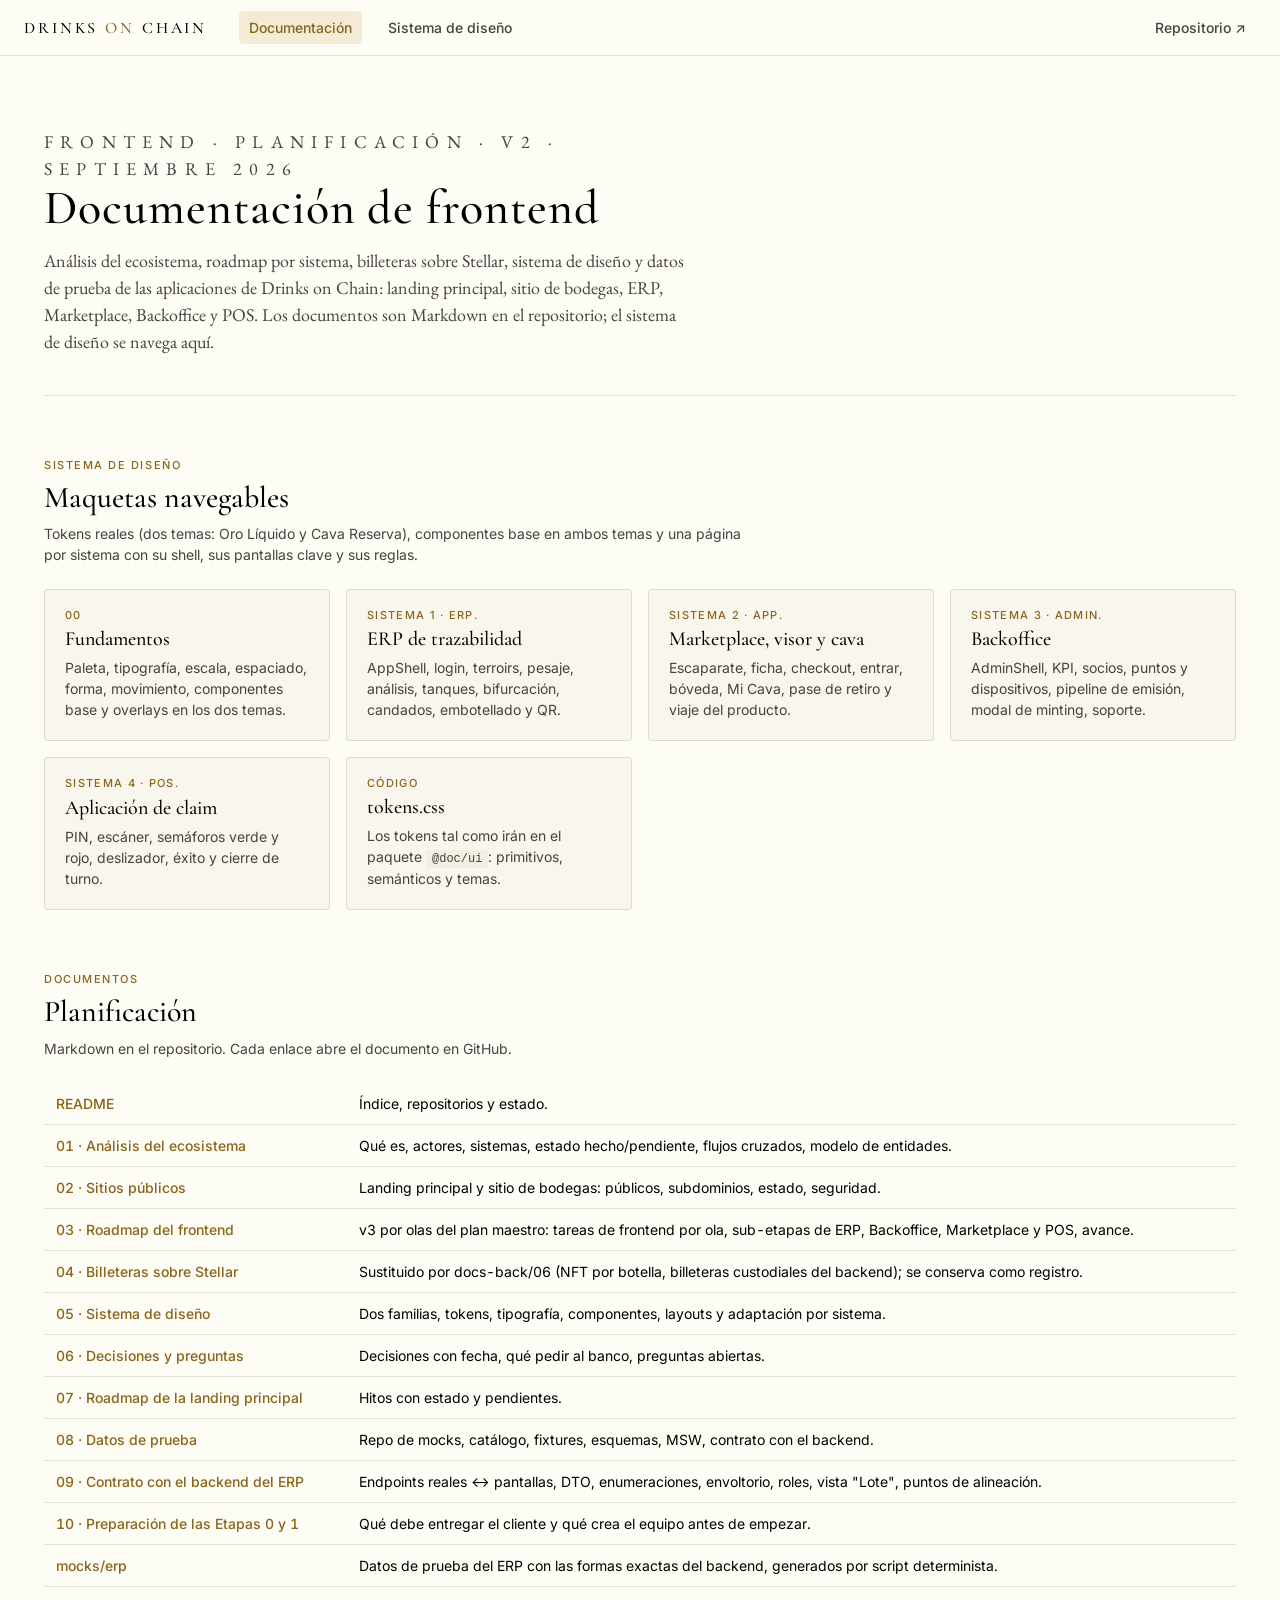
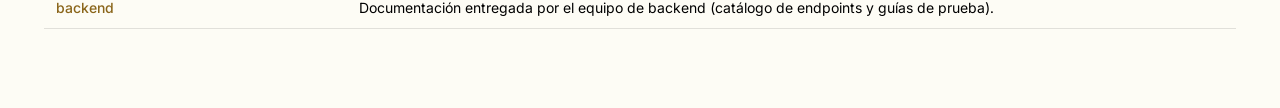
<file: index.html>
<!doctype html>
<html lang="es" data-theme="oro">
<head>
<meta charset="utf-8">
<meta name="viewport" content="width=device-width, initial-scale=1">
<title>Drinks on Chain · Documentación de frontend</title>
<meta name="description" content="Planificación del frontend del ecosistema Drinks on Chain: análisis, roadmap, billeteras Stellar, sistema de diseño y datos de prueba.">
<link rel="stylesheet" href="design-system/tokens.css">
<link rel="stylesheet" href="design-system/ui.css">
<link rel="stylesheet" href="design-system/showcase.css">
<style>
  .cards { display: grid; grid-template-columns: repeat(auto-fill, minmax(260px, 1fr)); gap: var(--doc-space-4); }
  .cards a { display: grid; gap: 6px; padding: var(--doc-space-5); border: 1px solid var(--doc-border); border-radius: var(--doc-radius-md); background: var(--doc-bg-raised); color: inherit; text-decoration: none; transition: border-color var(--doc-dur-state); }
  .cards a:hover { border-color: var(--doc-accent); }
  .cards a strong { font: 500 var(--doc-text-xl)/1.2 var(--doc-font-display); }
  .cards a span { font-size: var(--doc-text-sm); color: var(--doc-fg-muted); }
  .cards a small { font: 500 var(--doc-text-2xs)/1 var(--doc-font-ui); letter-spacing: .12em; text-transform: uppercase; color: var(--doc-accent-text); }
  .docs { width: 100%; border-collapse: collapse; font-size: var(--doc-text-sm); }
  .docs td { padding: 10px 12px; border-bottom: 1px solid var(--doc-border); vertical-align: top; }
  .docs td:first-child { white-space: nowrap; font-weight: 500; }
  .docs a { color: var(--doc-accent-text); text-decoration: none; }
  .docs a:hover { text-decoration: underline; text-underline-offset: 3px; }
</style>
</head>
<body class="doc-ui">
<nav class="sc-nav">
  <span class="doc-wordmark">Drinks <em>on</em> Chain</span>
  <a href="index.html" aria-current="page">Documentación</a>
  <a href="design-system/00-fundamentos.html">Sistema de diseño</a>
  <span class="spacer"></span>
  <a href="https://github.com/BrianKGR01/drinks-on-chain-docsfront" rel="noopener">Repositorio ↗</a>
</nav>

<main class="sc-page">
  <header class="sc-hero">
    <p class="doc-eyebrow">Frontend · planificación · v2 · septiembre 2026</p>
    <h1>Documentación de frontend</h1>
    <p>Análisis del ecosistema, roadmap por sistema, billeteras sobre Stellar, sistema de diseño y datos de prueba de las aplicaciones de Drinks on Chain: landing principal, sitio de bodegas, ERP, Marketplace, Backoffice y POS. Los documentos son Markdown en el repositorio; el sistema de diseño se navega aquí.</p>
  </header>

  <section class="sc-section">
    <h2><small>Sistema de diseño</small>Maquetas navegables</h2>
    <p class="lead">Tokens reales (dos temas: Oro Líquido y Cava Reserva), componentes base en ambos temas y una página por sistema con su shell, sus pantallas clave y sus reglas.</p>
    <div class="cards">
      <a href="design-system/00-fundamentos.html"><small>00</small><strong>Fundamentos</strong><span>Paleta, tipografía, escala, espaciado, forma, movimiento, componentes base y overlays en los dos temas.</span></a>
      <a href="design-system/01-erp.html"><small>Sistema 1 · erp.</small><strong>ERP de trazabilidad</strong><span>AppShell, login, terroirs, pesaje, análisis, tanques, bifurcación, candados, embotellado y QR.</span></a>
      <a href="design-system/02-marketplace.html"><small>Sistema 2 · app.</small><strong>Marketplace, visor y cava</strong><span>Escaparate, ficha, checkout, entrar, bóveda, Mi Cava, pase de retiro y viaje del producto.</span></a>
      <a href="design-system/03-backoffice.html"><small>Sistema 3 · admin.</small><strong>Backoffice</strong><span>AdminShell, KPI, socios, puntos y dispositivos, pipeline de emisión, modal de minting, soporte.</span></a>
      <a href="design-system/04-pos.html"><small>Sistema 4 · pos.</small><strong>Aplicación de claim</strong><span>PIN, escáner, semáforos verde y rojo, deslizador, éxito y cierre de turno.</span></a>
      <a href="design-system/tokens.css"><small>Código</small><strong>tokens.css</strong><span>Los tokens tal como irán en el paquete <code class="sc-code">@doc/ui</code>: primitivos, semánticos y temas.</span></a>
    </div>
  </section>

  <section class="sc-section">
    <h2><small>Documentos</small>Planificación</h2>
    <p class="lead">Markdown en el repositorio. Cada enlace abre el documento en GitHub.</p>
    <table class="docs">
      <tbody>
        <tr><td><a href="https://github.com/BrianKGR01/drinks-on-chain-docsfront/blob/main/README.md">README</a></td><td>Índice, repositorios y estado.</td></tr>
        <tr><td><a href="https://github.com/BrianKGR01/drinks-on-chain-docsfront/blob/main/01-analisis-ecosistema.md">01 · Análisis del ecosistema</a></td><td>Qué es, actores, sistemas, estado hecho/pendiente, flujos cruzados, modelo de entidades.</td></tr>
        <tr><td><a href="https://github.com/BrianKGR01/drinks-on-chain-docsfront/blob/main/02-plan-landing-ecosistema.md">02 · Sitios públicos</a></td><td>Landing principal y sitio de bodegas: públicos, subdominios, estado, seguridad.</td></tr>
        <tr><td><a href="https://github.com/BrianKGR01/drinks-on-chain-docsfront/blob/main/03-roadmap-frontend.md">03 · Roadmap del frontend</a></td><td>v3 por olas del plan maestro: tareas de frontend por ola, sub-etapas de ERP, Backoffice, Marketplace y POS, avance.</td></tr>
        <tr><td><a href="https://github.com/BrianKGR01/drinks-on-chain-docsfront/blob/main/04-billeteras-stellar.md">04 · Billeteras sobre Stellar</a></td><td>Sustituido por docs-back/06 (NFT por botella, billeteras custodiales del backend); se conserva como registro.</td></tr>
        <tr><td><a href="https://github.com/BrianKGR01/drinks-on-chain-docsfront/blob/main/05-sistema-de-diseno.md">05 · Sistema de diseño</a></td><td>Dos familias, tokens, tipografía, componentes, layouts y adaptación por sistema.</td></tr>
        <tr><td><a href="https://github.com/BrianKGR01/drinks-on-chain-docsfront/blob/main/06-decisiones-y-preguntas.md">06 · Decisiones y preguntas</a></td><td>Decisiones con fecha, qué pedir al banco, preguntas abiertas.</td></tr>
        <tr><td><a href="https://github.com/BrianKGR01/drinks-on-chain-docsfront/blob/main/07-roadmap-landing-principal.md">07 · Roadmap de la landing principal</a></td><td>Hitos con estado y pendientes.</td></tr>
        <tr><td><a href="https://github.com/BrianKGR01/drinks-on-chain-docsfront/blob/main/08-datos-de-prueba.md">08 · Datos de prueba</a></td><td>Repo de mocks, catálogo, fixtures, esquemas, MSW, contrato con el backend.</td></tr>
        <tr><td><a href="https://github.com/BrianKGR01/drinks-on-chain-docsfront/blob/main/09-contrato-erp-backend.md">09 · Contrato con el backend del ERP</a></td><td>Endpoints reales ↔ pantallas, DTO, enumeraciones, envoltorio, roles, vista "Lote", puntos de alineación.</td></tr>
        <tr><td><a href="https://github.com/BrianKGR01/drinks-on-chain-docsfront/blob/main/10-preparacion-etapas-0-1.md">10 · Preparación de las Etapas 0 y 1</a></td><td>Qué debe entregar el cliente y qué crea el equipo antes de empezar.</td></tr>
        <tr><td><a href="https://github.com/BrianKGR01/drinks-on-chain-docsfront/tree/main/mocks/erp">mocks/erp</a></td><td>Datos de prueba del ERP con las formas exactas del backend, generados por script determinista.</td></tr>
        <tr><td><a href="https://github.com/BrianKGR01/drinks-on-chain-docsfront/tree/main/backend">backend</a></td><td>Documentación entregada por el equipo de backend (catálogo de endpoints y guías de prueba).</td></tr>
      </tbody>
    </table>
  </section>
</main>
</body>
</html>
</file>
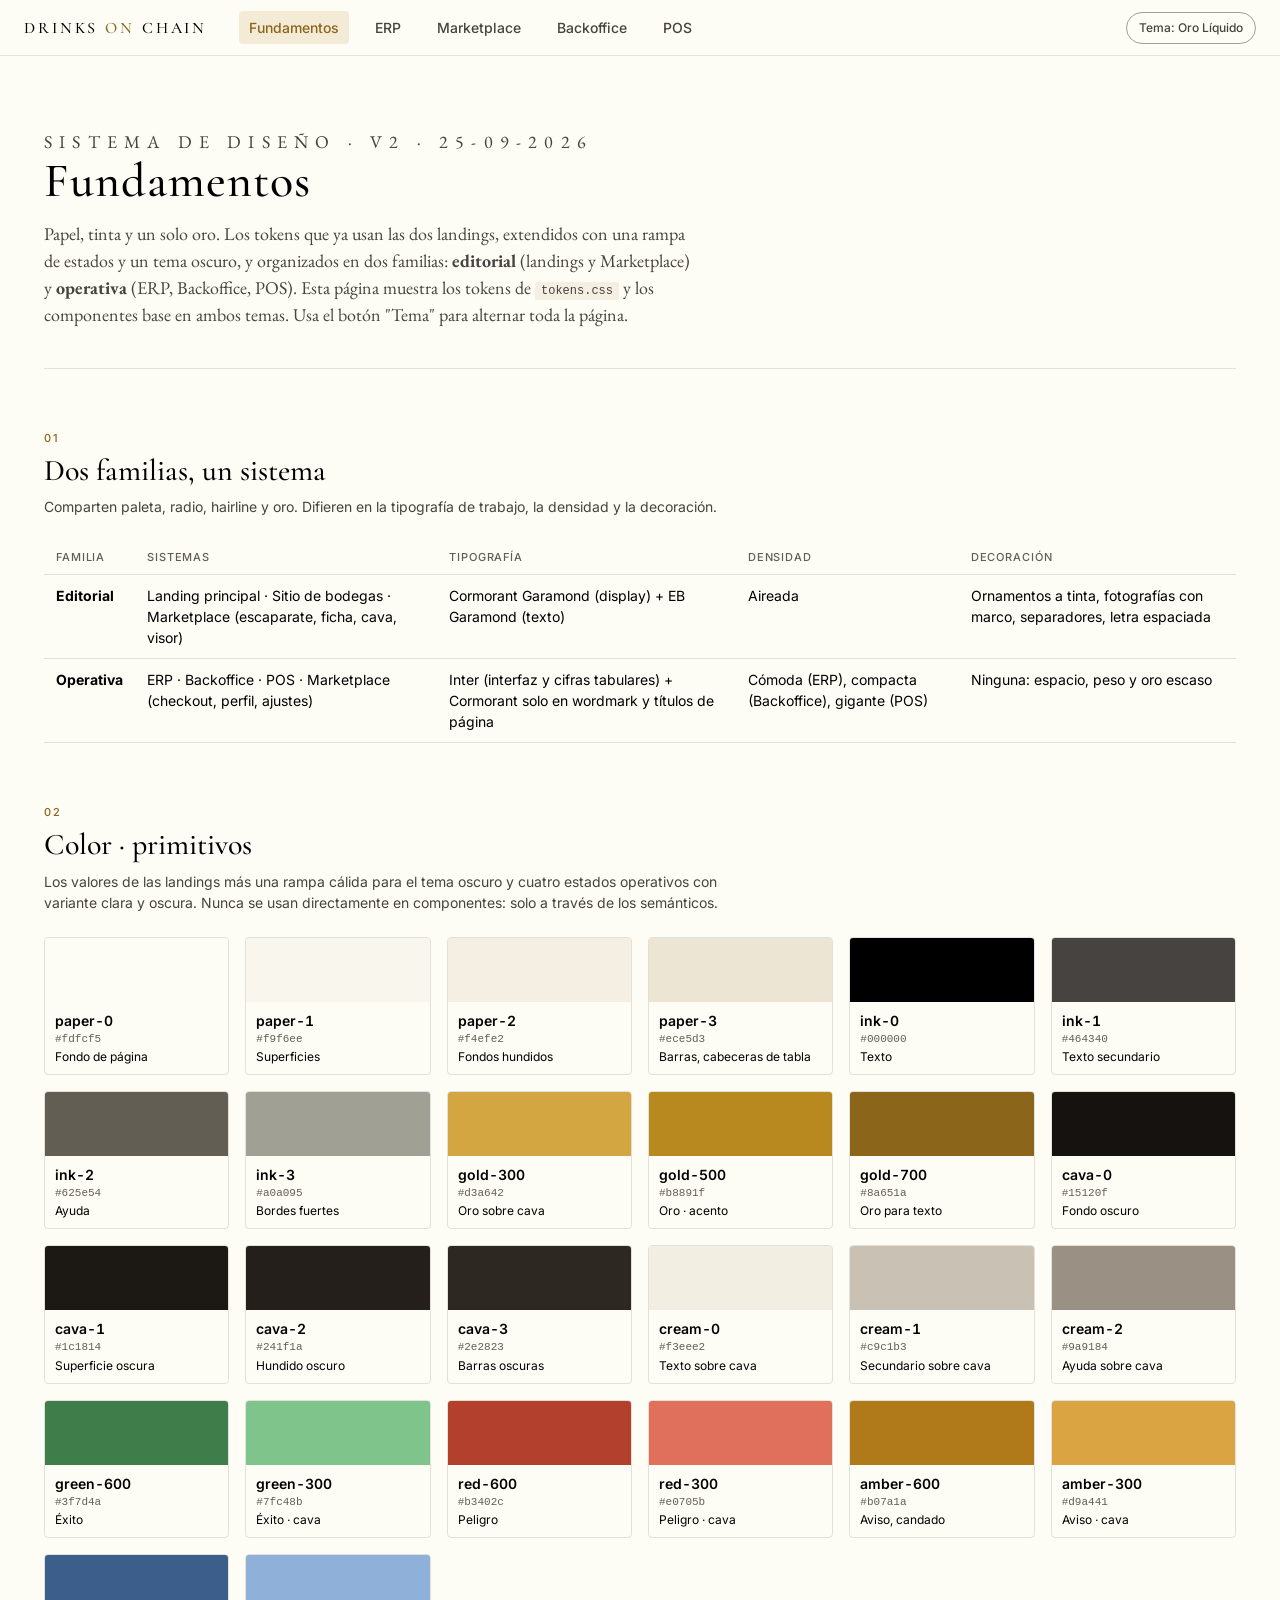
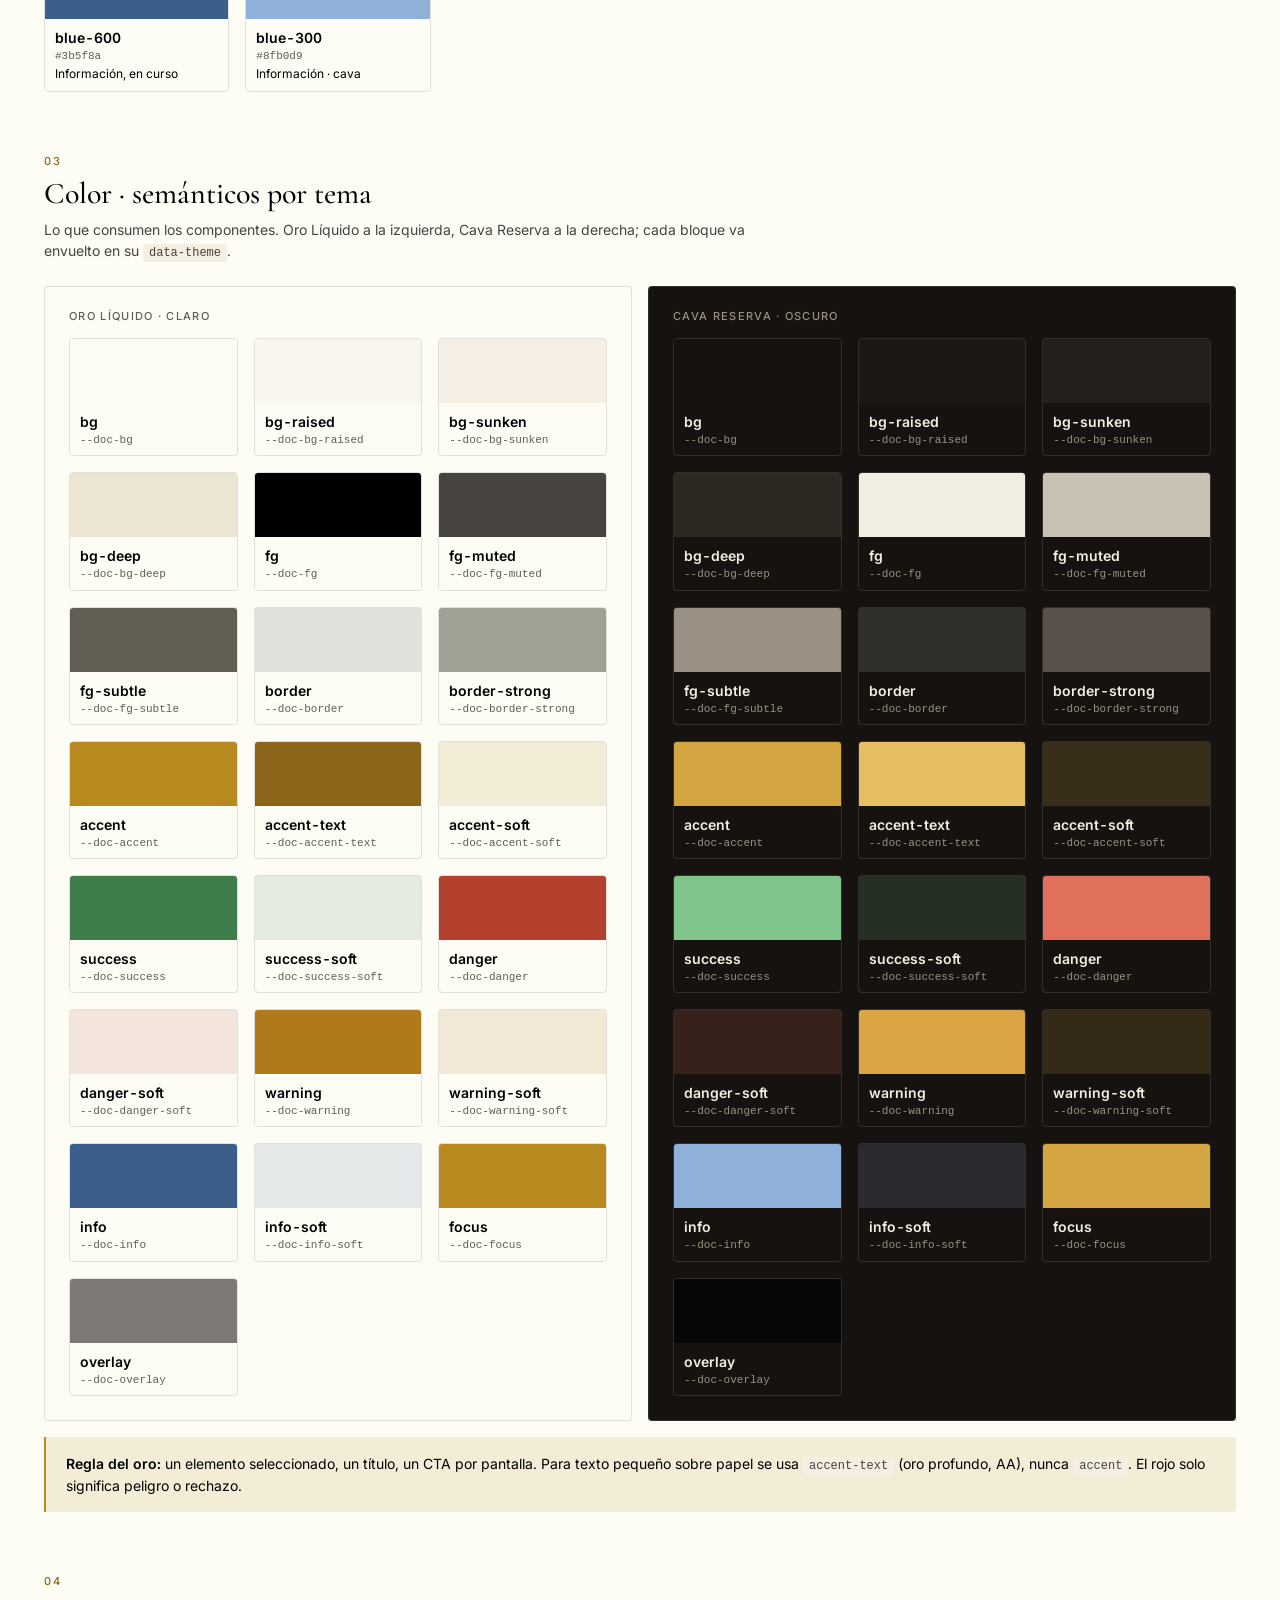
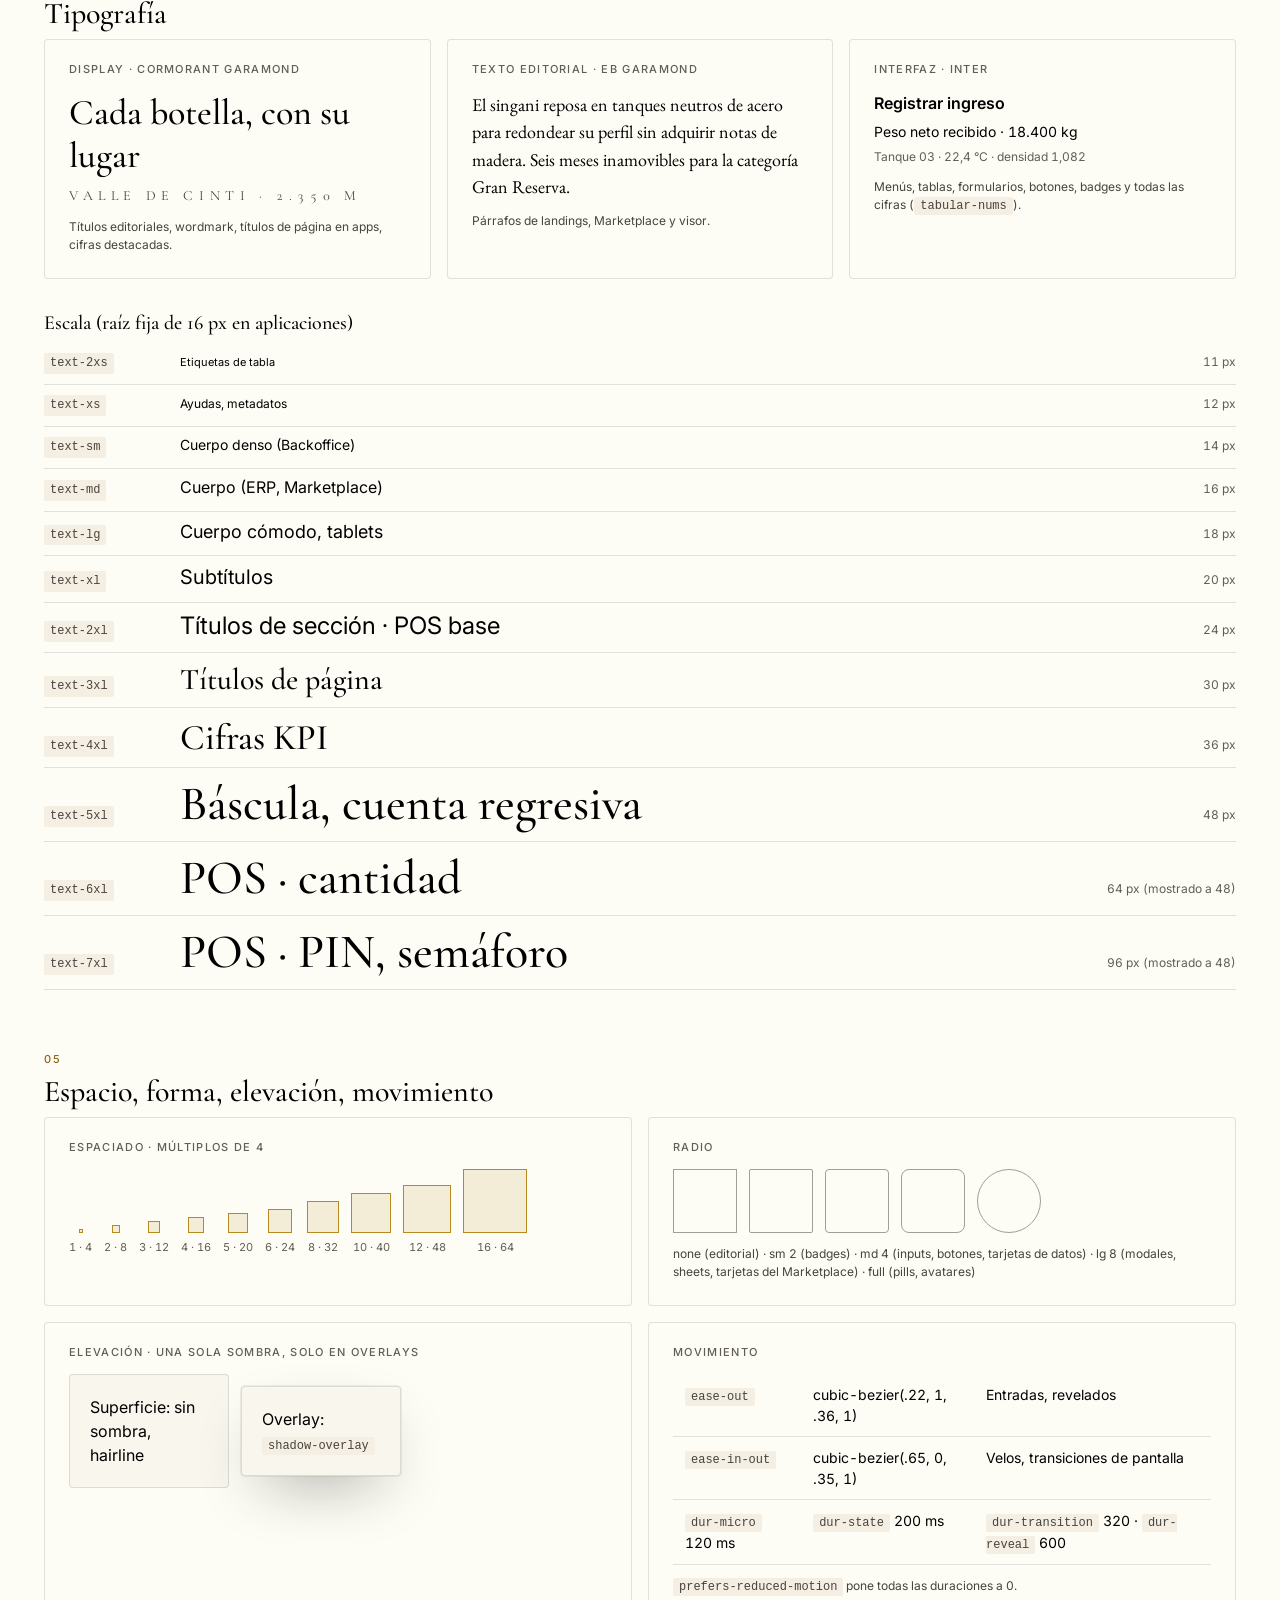
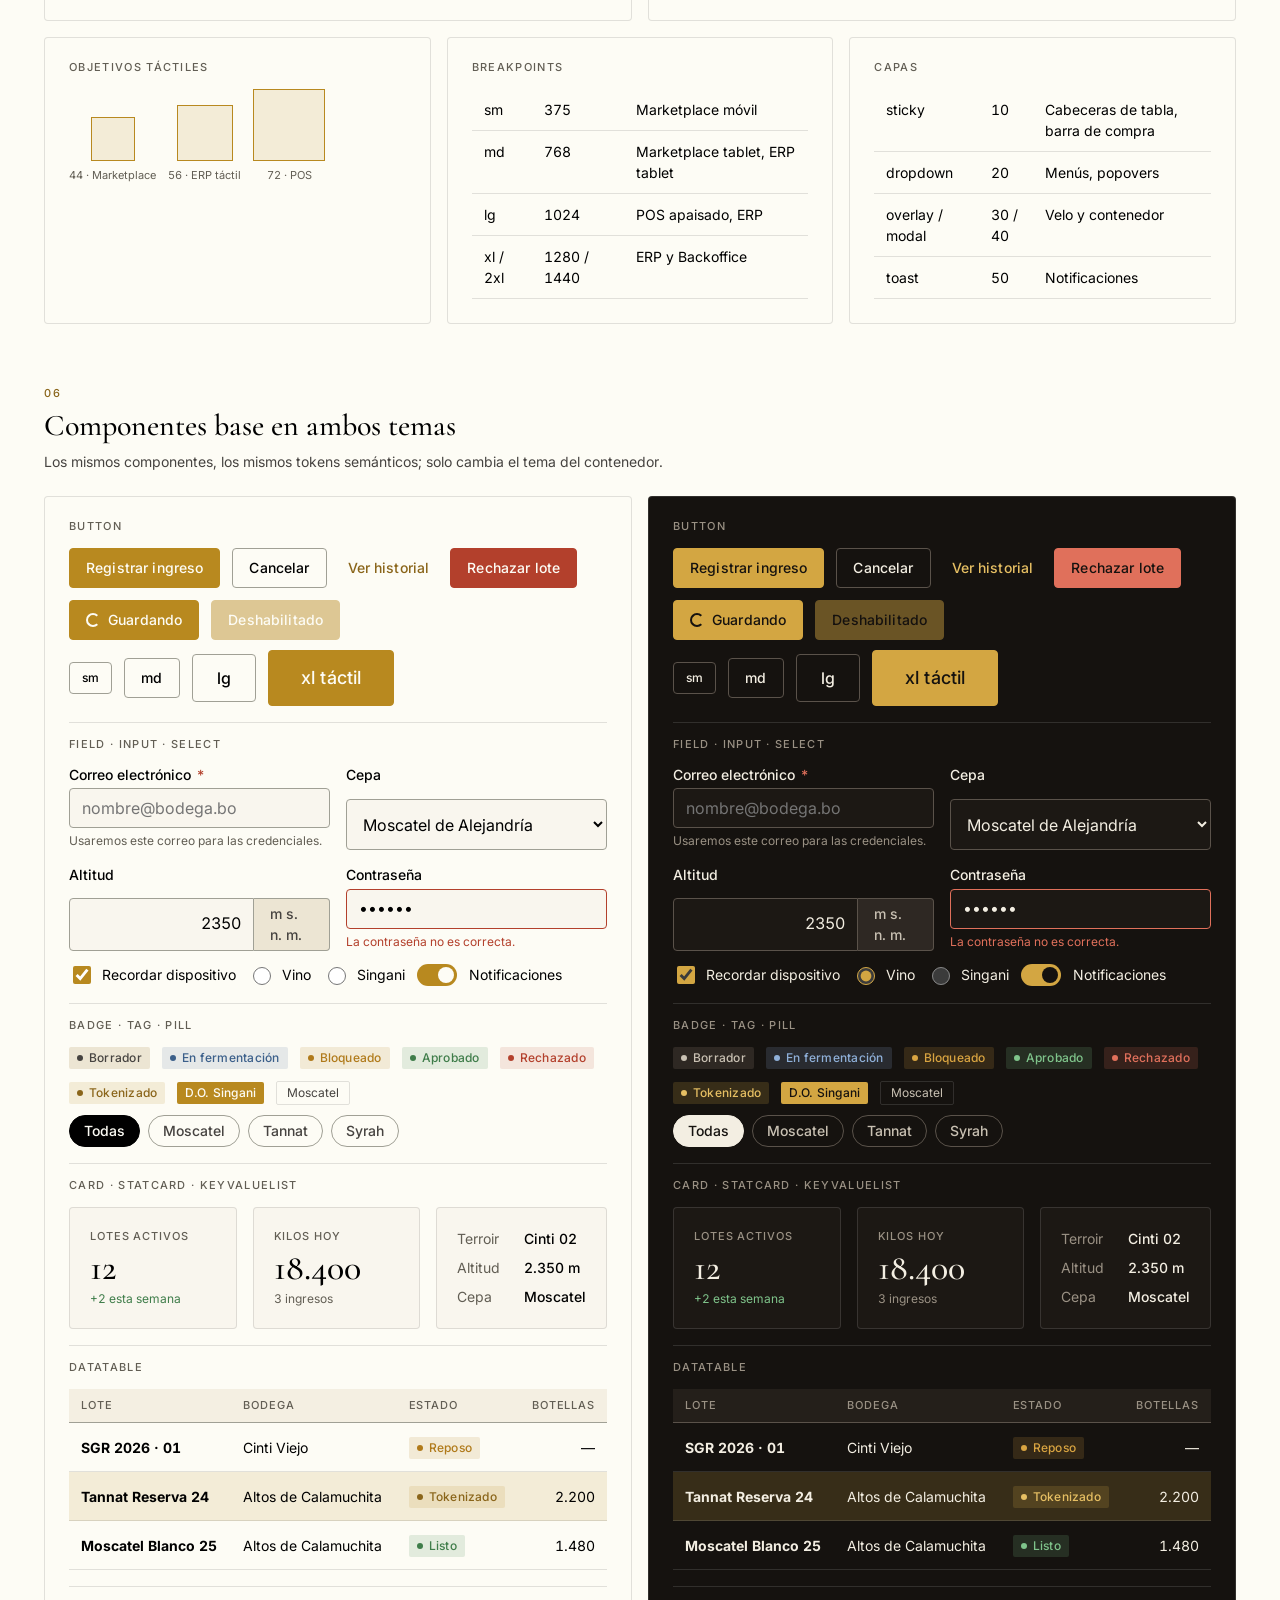
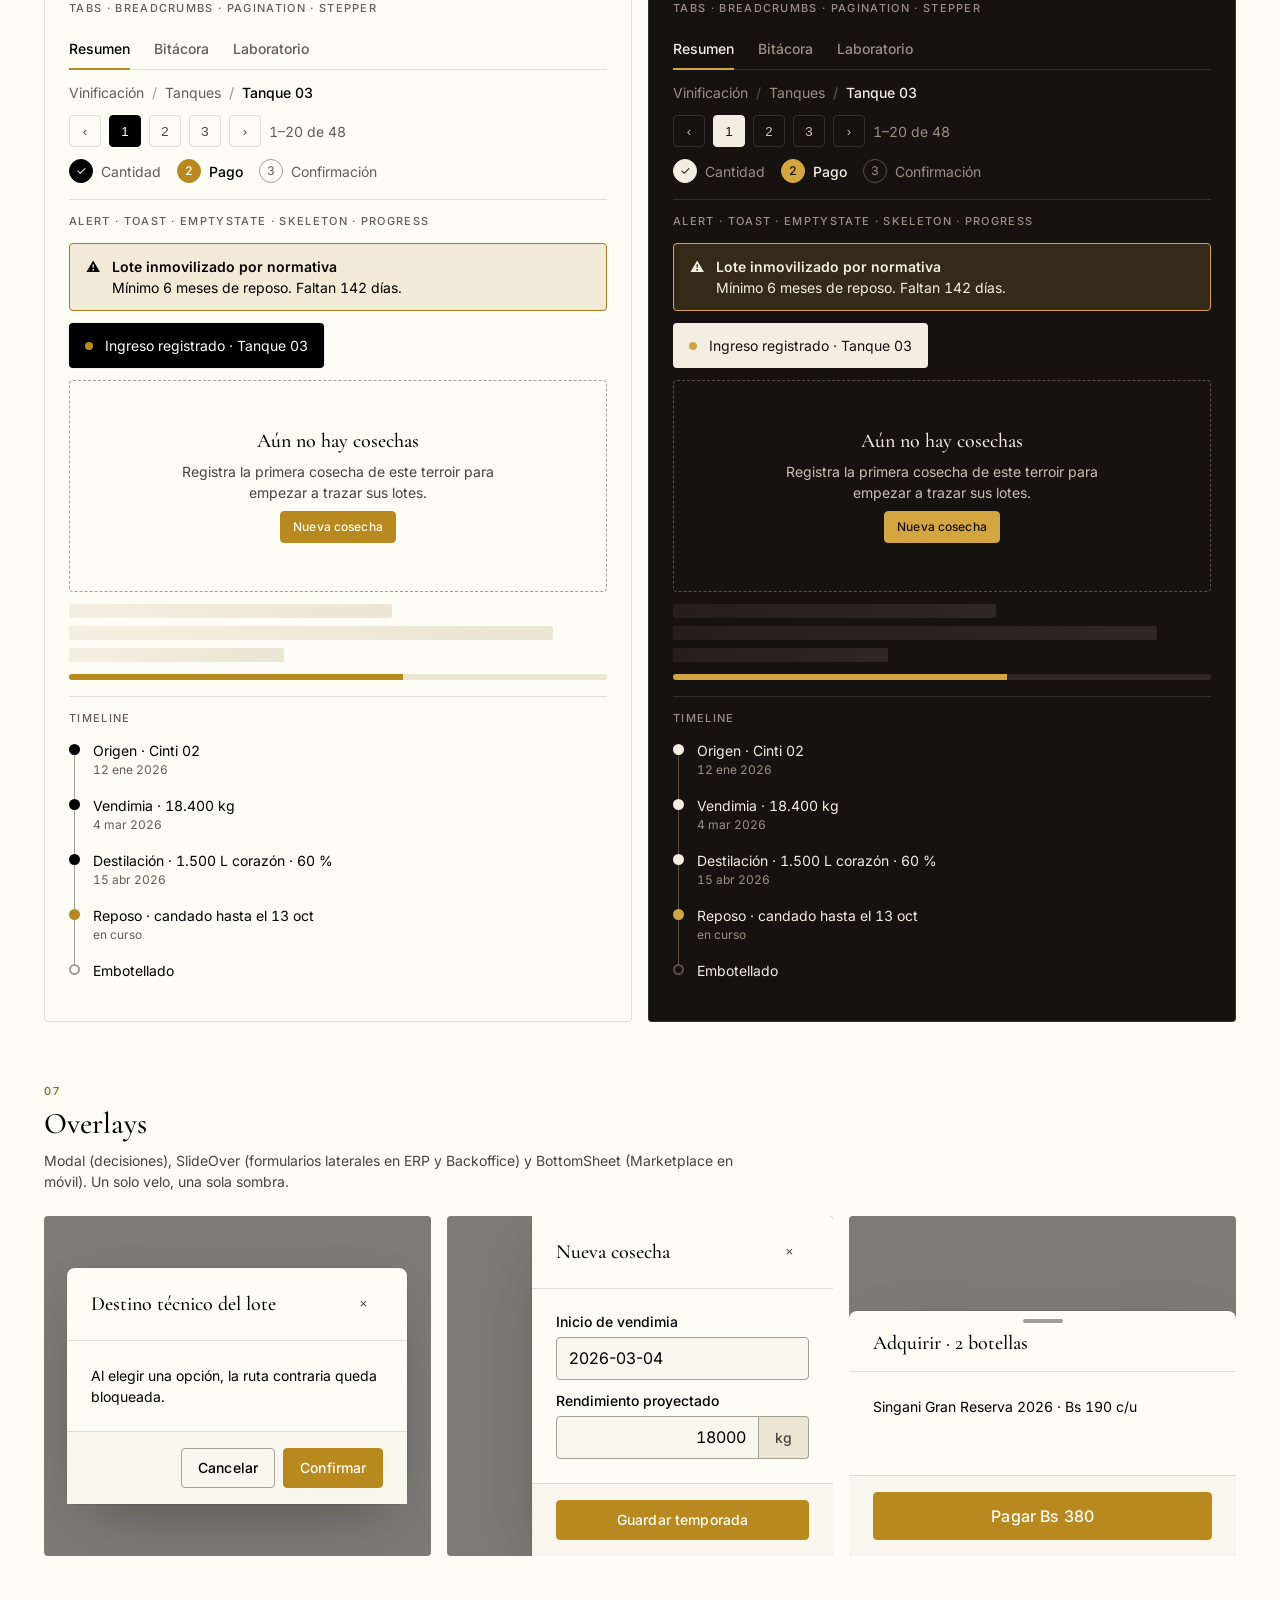
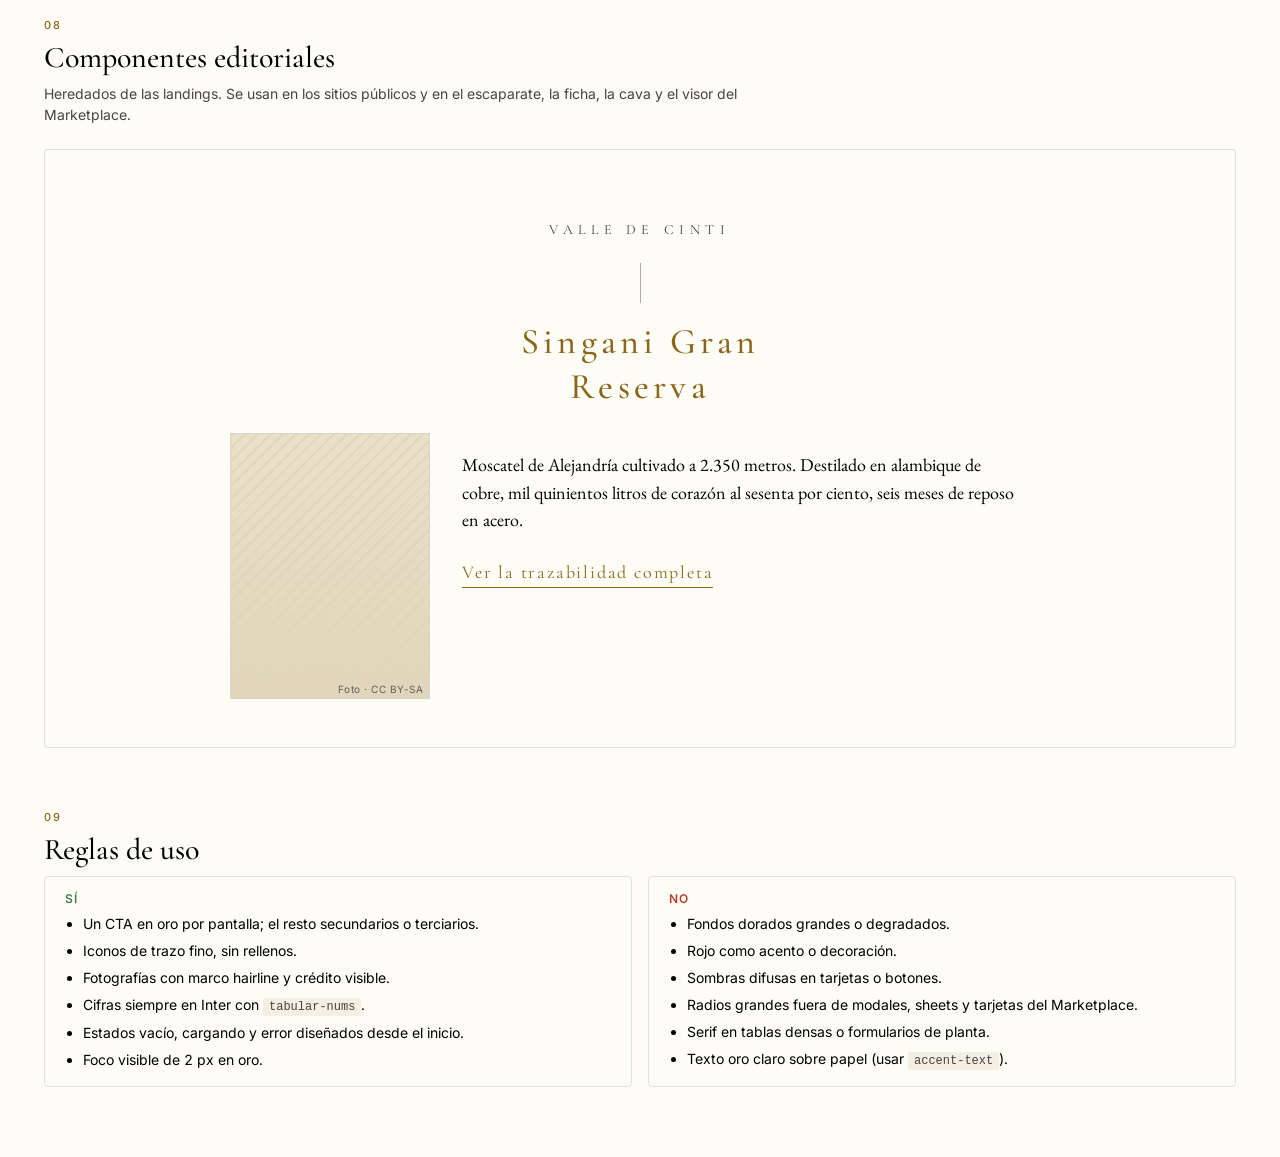
<file: design-system/00-fundamentos.html>
<!doctype html>
<html lang="es" data-theme="oro">
<head>
<meta charset="utf-8">
<meta name="viewport" content="width=device-width, initial-scale=1">
<title>Fundamentos · Sistema de diseño Drinks on Chain</title>
<link rel="stylesheet" href="tokens.css">
<link rel="stylesheet" href="ui.css">
<link rel="stylesheet" href="showcase.css">
</head>
<body class="doc-ui">
<nav class="sc-nav">
  <span class="doc-wordmark">Drinks <em>on</em> Chain</span>
  <a href="00-fundamentos.html" aria-current="page">Fundamentos</a>
  <a href="01-erp.html">ERP</a>
  <a href="02-marketplace.html">Marketplace</a>
  <a href="03-backoffice.html">Backoffice</a>
  <a href="04-pos.html">POS</a>
  <span class="spacer"></span>
  <button class="sc-toggle" id="themeToggle" type="button">Tema: Oro Líquido</button>
</nav>

<main class="sc-page">
  <header class="sc-hero">
    <p class="doc-eyebrow">Sistema de diseño · v2 · 25-09-2026</p>
    <h1>Fundamentos</h1>
    <p>Papel, tinta y un solo oro. Los tokens que ya usan las dos landings, extendidos con una rampa de estados y un tema oscuro, y organizados en dos familias: <strong>editorial</strong> (landings y Marketplace) y <strong>operativa</strong> (ERP, Backoffice, POS). Esta página muestra los tokens de <code class="sc-code">tokens.css</code> y los componentes base en ambos temas. Usa el botón "Tema" para alternar toda la página.</p>
  </header>

  <!-- ============================================================ familias -->
  <section class="sc-section">
    <h2><small>01</small>Dos familias, un sistema</h2>
    <p class="lead">Comparten paleta, radio, hairline y oro. Difieren en la tipografía de trabajo, la densidad y la decoración.</p>
    <table class="sc-spec">
      <thead><tr><th>Familia</th><th>Sistemas</th><th>Tipografía</th><th>Densidad</th><th>Decoración</th></tr></thead>
      <tbody>
        <tr><td><strong>Editorial</strong></td><td>Landing principal · Sitio de bodegas · Marketplace (escaparate, ficha, cava, visor)</td><td>Cormorant Garamond (display) + EB Garamond (texto)</td><td>Aireada</td><td>Ornamentos a tinta, fotografías con marco, separadores, letra espaciada</td></tr>
        <tr><td><strong>Operativa</strong></td><td>ERP · Backoffice · POS · Marketplace (checkout, perfil, ajustes)</td><td>Inter (interfaz y cifras tabulares) + Cormorant solo en wordmark y títulos de página</td><td>Cómoda (ERP), compacta (Backoffice), gigante (POS)</td><td>Ninguna: espacio, peso y oro escaso</td></tr>
      </tbody>
    </table>
  </section>

  <!-- ============================================================ color -->
  <section class="sc-section">
    <h2><small>02</small>Color · primitivos</h2>
    <p class="lead">Los valores de las landings más una rampa cálida para el tema oscuro y cuatro estados operativos con variante clara y oscura. Nunca se usan directamente en componentes: solo a través de los semánticos.</p>
    <div class="sc-grid sc-grid--6" id="prims"></div>
  </section>

  <section class="sc-section">
    <h2><small>03</small>Color · semánticos por tema</h2>
    <p class="lead">Lo que consumen los componentes. Oro Líquido a la izquierda, Cava Reserva a la derecha; cada bloque va envuelto en su <code class="sc-code">data-theme</code>.</p>
    <div class="sc-themes">
      <div data-theme="oro" class="doc-ui"><span class="sc-cap">Oro Líquido · claro</span><div class="sc-grid sc-grid--3 sem"></div></div>
      <div data-theme="cava" class="doc-ui"><span class="sc-cap">Cava Reserva · oscuro</span><div class="sc-grid sc-grid--3 sem"></div></div>
    </div>
    <p class="sc-note" style="margin-top:16px"><strong>Regla del oro:</strong> un elemento seleccionado, un título, un CTA por pantalla. Para texto pequeño sobre papel se usa <code class="sc-code">accent-text</code> (oro profundo, AA), nunca <code class="sc-code">accent</code>. El rojo solo significa peligro o rechazo.</p>
  </section>

  <!-- ============================================================ tipografía -->
  <section class="sc-section">
    <h2><small>04</small>Tipografía</h2>
    <div class="sc-grid sc-grid--3">
      <div class="sc-demo"><span class="sc-cap">Display · Cormorant Garamond</span>
        <p class="doc-display" style="font-size:var(--doc-text-4xl);margin:0 0 8px">Cada botella, con su lugar</p>
        <p class="doc-eyebrow" style="margin:0">Valle de Cinti · 2.350 m</p>
        <p class="doc-muted" style="font-size:var(--doc-text-xs);margin:12px 0 0">Títulos editoriales, wordmark, títulos de página en apps, cifras destacadas.</p></div>
      <div class="sc-demo"><span class="sc-cap">Texto editorial · EB Garamond</span>
        <p class="doc-prose" style="font-size:var(--doc-text-lg);margin:0">El singani reposa en tanques neutros de acero para redondear su perfil sin adquirir notas de madera. Seis meses inamovibles para la categoría Gran Reserva.</p>
        <p class="doc-muted" style="font-size:var(--doc-text-xs);margin:12px 0 0">Párrafos de landings, Marketplace y visor.</p></div>
      <div class="sc-demo"><span class="sc-cap">Interfaz · Inter</span>
        <p style="margin:0 0 6px;font-weight:600">Registrar ingreso</p>
        <p style="margin:0 0 6px;font-size:var(--doc-text-sm)">Peso neto recibido · <span class="doc-num">18.400 kg</span></p>
        <p style="margin:0;font-size:var(--doc-text-xs);color:var(--doc-fg-subtle)">Tanque 03 · 22,4 °C · densidad 1,082</p>
        <p class="doc-muted" style="font-size:var(--doc-text-xs);margin:12px 0 0">Menús, tablas, formularios, botones, badges y todas las cifras (<code class="sc-code">tabular-nums</code>).</p></div>
    </div>
    <h3 style="margin:32px 0 8px;font:500 var(--doc-text-xl)/1.2 var(--doc-font-display)">Escala (raíz fija de 16 px en aplicaciones)</h3>
    <div id="typescale"></div>
  </section>

  <!-- ============================================================ espacio / forma / motion -->
  <section class="sc-section">
    <h2><small>05</small>Espacio, forma, elevación, movimiento</h2>
    <div class="sc-grid sc-grid--2">
      <div class="sc-demo"><span class="sc-cap">Espaciado · múltiplos de 4</span>
        <div class="sc-space" id="spaces"></div></div>
      <div class="sc-demo"><span class="sc-cap">Radio</span>
        <div class="sc-row">
          <div style="width:64px;height:64px;border:1px solid var(--doc-border-strong);border-radius:var(--doc-radius-none)"></div>
          <div style="width:64px;height:64px;border:1px solid var(--doc-border-strong);border-radius:var(--doc-radius-sm)"></div>
          <div style="width:64px;height:64px;border:1px solid var(--doc-border-strong);border-radius:var(--doc-radius-md)"></div>
          <div style="width:64px;height:64px;border:1px solid var(--doc-border-strong);border-radius:var(--doc-radius-lg)"></div>
          <div style="width:64px;height:64px;border:1px solid var(--doc-border-strong);border-radius:var(--doc-radius-full)"></div>
        </div>
        <p class="doc-muted" style="font-size:var(--doc-text-xs);margin:12px 0 0">none (editorial) · sm 2 (badges) · md 4 (inputs, botones, tarjetas de datos) · lg 8 (modales, sheets, tarjetas del Marketplace) · full (pills, avatares)</p></div>
      <div class="sc-demo"><span class="sc-cap">Elevación · una sola sombra, solo en overlays</span>
        <div class="sc-row">
          <div class="doc-card" style="width:160px">Superficie: sin sombra, hairline</div>
          <div class="doc-card" style="width:160px;box-shadow:var(--doc-shadow-overlay)">Overlay: <code class="sc-code">shadow-overlay</code></div>
        </div></div>
      <div class="sc-demo"><span class="sc-cap">Movimiento</span>
        <table class="sc-spec"><tbody>
          <tr><td><code>ease-out</code></td><td>cubic-bezier(.22, 1, .36, 1)</td><td>Entradas, revelados</td></tr>
          <tr><td><code>ease-in-out</code></td><td>cubic-bezier(.65, 0, .35, 1)</td><td>Velos, transiciones de pantalla</td></tr>
          <tr><td><code>dur-micro</code> 120 ms</td><td><code>dur-state</code> 200 ms</td><td><code>dur-transition</code> 320 · <code>dur-reveal</code> 600</td></tr>
        </tbody></table>
        <p class="doc-muted" style="font-size:var(--doc-text-xs);margin:12px 0 0"><code class="sc-code">prefers-reduced-motion</code> pone todas las duraciones a 0.</p></div>
    </div>
    <div class="sc-grid sc-grid--3" style="margin-top:16px">
      <div class="sc-demo"><span class="sc-cap">Objetivos táctiles</span>
        <div class="sc-row" style="align-items:flex-end">
          <div style="display:grid;gap:6px;justify-items:center;font-size:11px;color:var(--doc-fg-subtle)"><span style="display:block;width:44px;height:44px;background:var(--doc-accent-soft);border:1px solid var(--doc-accent)"></span>44 · Marketplace</div>
          <div style="display:grid;gap:6px;justify-items:center;font-size:11px;color:var(--doc-fg-subtle)"><span style="display:block;width:56px;height:56px;background:var(--doc-accent-soft);border:1px solid var(--doc-accent)"></span>56 · ERP táctil</div>
          <div style="display:grid;gap:6px;justify-items:center;font-size:11px;color:var(--doc-fg-subtle)"><span style="display:block;width:72px;height:72px;background:var(--doc-accent-soft);border:1px solid var(--doc-accent)"></span>72 · POS</div>
        </div></div>
      <div class="sc-demo"><span class="sc-cap">Breakpoints</span>
        <table class="sc-spec"><tbody>
          <tr><td>sm</td><td>375</td><td>Marketplace móvil</td></tr>
          <tr><td>md</td><td>768</td><td>Marketplace tablet, ERP tablet</td></tr>
          <tr><td>lg</td><td>1024</td><td>POS apaisado, ERP</td></tr>
          <tr><td>xl / 2xl</td><td>1280 / 1440</td><td>ERP y Backoffice</td></tr>
        </tbody></table></div>
      <div class="sc-demo"><span class="sc-cap">Capas</span>
        <table class="sc-spec"><tbody>
          <tr><td>sticky</td><td>10</td><td>Cabeceras de tabla, barra de compra</td></tr>
          <tr><td>dropdown</td><td>20</td><td>Menús, popovers</td></tr>
          <tr><td>overlay / modal</td><td>30 / 40</td><td>Velo y contenedor</td></tr>
          <tr><td>toast</td><td>50</td><td>Notificaciones</td></tr>
        </tbody></table></div>
    </div>
  </section>

  <!-- ============================================================ componentes base -->
  <section class="sc-section">
    <h2><small>06</small>Componentes base en ambos temas</h2>
    <p class="lead">Los mismos componentes, los mismos tokens semánticos; solo cambia el tema del contenedor.</p>
    <div class="sc-themes">
      <div data-theme="oro" class="doc-ui base-kit"></div>
      <div data-theme="cava" class="doc-ui base-kit"></div>
    </div>
    <template id="baseKit">
      <span class="sc-cap">Button</span>
      <div class="sc-row"><button class="doc-btn doc-btn--primary">Registrar ingreso</button><button class="doc-btn doc-btn--secondary">Cancelar</button><button class="doc-btn doc-btn--tertiary">Ver historial</button><button class="doc-btn doc-btn--danger">Rechazar lote</button><button class="doc-btn doc-btn--primary doc-btn--loading" aria-busy="true">Guardando</button><button class="doc-btn doc-btn--primary" disabled>Deshabilitado</button></div>
      <div class="sc-row" style="margin-top:10px"><button class="doc-btn doc-btn--secondary doc-btn--sm">sm</button><button class="doc-btn doc-btn--secondary">md</button><button class="doc-btn doc-btn--secondary doc-btn--lg">lg</button><button class="doc-btn doc-btn--primary doc-btn--xl">xl táctil</button></div>
      <hr class="doc-rule">
      <span class="sc-cap">Field · Input · Select</span>
      <div class="sc-grid sc-grid--2">
        <div class="doc-field"><label>Correo electrónico <span class="req">*</span></label><input class="doc-input" placeholder="nombre@bodega.bo"><span class="help">Usaremos este correo para las credenciales.</span></div>
        <div class="doc-field"><label>Cepa</label><select class="doc-select"><option>Moscatel de Alejandría</option><option>Tannat</option></select></div>
        <div class="doc-field"><label>Altitud</label><div class="doc-inputgroup"><input class="doc-input doc-input--numeric" value="2350"><span class="addon">m s. n. m.</span></div></div>
        <div class="doc-field"><label>Contraseña</label><input class="doc-input" type="password" value="••••••" aria-invalid="true"><span class="error">La contraseña no es correcta.</span></div>
      </div>
      <div class="sc-row" style="margin-top:12px"><label class="doc-check"><input type="checkbox" checked> Recordar dispositivo</label><label class="doc-check"><input type="radio" name="r" checked> Vino</label><label class="doc-check"><input type="radio" name="r"> Singani</label><span class="doc-switch" role="switch" aria-checked="true"></span><span style="font-size:var(--doc-text-sm)">Notificaciones</span></div>
      <hr class="doc-rule">
      <span class="sc-cap">Badge · Tag · Pill</span>
      <div class="sc-row"><span class="doc-badge">Borrador</span><span class="doc-badge doc-badge--info">En fermentación</span><span class="doc-badge doc-badge--warning">Bloqueado</span><span class="doc-badge doc-badge--success">Aprobado</span><span class="doc-badge doc-badge--danger">Rechazado</span><span class="doc-badge doc-badge--accent">Tokenizado</span><span class="doc-badge doc-badge--accent doc-badge--strong doc-badge--nodot">D.O. Singani</span><span class="doc-tag">Moscatel</span></div>
      <div class="doc-pills" style="margin-top:10px"><button class="doc-pill" aria-pressed="true">Todas</button><button class="doc-pill">Moscatel</button><button class="doc-pill">Tannat</button><button class="doc-pill">Syrah</button></div>
      <hr class="doc-rule">
      <span class="sc-cap">Card · StatCard · KeyValueList</span>
      <div class="sc-grid sc-grid--3">
        <div class="doc-card doc-stat"><span class="doc-label">Lotes activos</span><span class="value">12</span><span class="delta up">+2 esta semana</span></div>
        <div class="doc-card doc-stat"><span class="doc-label">Kilos hoy</span><span class="value">18.400</span><span class="delta">3 ingresos</span></div>
        <div class="doc-card"><dl class="doc-kv"><dt>Terroir</dt><dd>Cinti 02</dd><dt>Altitud</dt><dd>2.350 m</dd><dt>Cepa</dt><dd>Moscatel</dd></dl></div>
      </div>
      <hr class="doc-rule">
      <span class="sc-cap">DataTable</span>
      <table class="doc-table"><thead><tr><th>Lote</th><th>Bodega</th><th>Estado</th><th class="num">Botellas</th></tr></thead><tbody>
        <tr><td><strong>SGR 2026 · 01</strong></td><td>Cinti Viejo</td><td><span class="doc-badge doc-badge--warning">Reposo</span></td><td class="num">—</td></tr>
        <tr aria-selected="true"><td><strong>Tannat Reserva 24</strong></td><td>Altos de Calamuchita</td><td><span class="doc-badge doc-badge--accent">Tokenizado</span></td><td class="num">2.200</td></tr>
        <tr><td><strong>Moscatel Blanco 25</strong></td><td>Altos de Calamuchita</td><td><span class="doc-badge doc-badge--success">Listo</span></td><td class="num">1.480</td></tr>
      </tbody></table>
      <hr class="doc-rule">
      <span class="sc-cap">Tabs · Breadcrumbs · Pagination · Stepper</span>
      <div class="doc-tabs"><button aria-selected="true">Resumen</button><button>Bitácora</button><button>Laboratorio</button></div>
      <ul class="doc-crumbs" style="margin-top:12px"><li>Vinificación</li><li>Tanques</li><li aria-current="page">Tanque 03</li></ul>
      <div class="doc-pagination" style="margin-top:12px"><button>‹</button><button aria-current="page">1</button><button>2</button><button>3</button><button>›</button><span>1–20 de 48</span></div>
      <ol class="doc-stepper" style="margin-top:12px"><li class="done" data-step="1">Cantidad</li><li aria-current="step" data-step="2">Pago</li><li data-step="3">Confirmación</li></ol>
      <hr class="doc-rule">
      <span class="sc-cap">Alert · Toast · EmptyState · Skeleton · Progress</span>
      <div class="sc-stack">
        <div class="doc-alert doc-alert--warning"><span>⚠</span><div><strong>Lote inmovilizado por normativa</strong>Mínimo 6 meses de reposo. Faltan 142 días.</div></div>
        <div class="sc-row"><span class="doc-toast"><span class="dot"></span>Ingreso registrado · Tanque 03</span></div>
        <div class="doc-empty"><h4>Aún no hay cosechas</h4><p>Registra la primera cosecha de este terroir para empezar a trazar sus lotes.</p><button class="doc-btn doc-btn--primary doc-btn--sm">Nueva cosecha</button></div>
        <div class="sc-stack" style="gap:8px"><span class="doc-skeleton" style="width:60%"></span><span class="doc-skeleton" style="width:90%"></span><span class="doc-skeleton" style="width:40%"></span></div>
        <div class="doc-progress"><span style="width:62%"></span></div>
      </div>
      <hr class="doc-rule">
      <span class="sc-cap">Timeline</span>
      <ol class="doc-timeline"><li class="done">Origen · Cinti 02<span class="when">12 ene 2026</span></li><li class="done">Vendimia · 18.400 kg<span class="when">4 mar 2026</span></li><li class="done">Destilación · 1.500 L corazón · 60 %<span class="when">15 abr 2026</span></li><li class="current">Reposo · candado hasta el 13 oct<span class="when">en curso</span></li><li>Embotellado</li></ol>
    </template>
  </section>

  <!-- ============================================================ overlays -->
  <section class="sc-section">
    <h2><small>07</small>Overlays</h2>
    <p class="lead">Modal (decisiones), SlideOver (formularios laterales en ERP y Backoffice) y BottomSheet (Marketplace en móvil). Un solo velo, una sola sombra.</p>
    <div class="sc-grid sc-grid--3">
      <div class="doc-overlay-stage" style="height:340px;display:grid;place-items:center"><div class="doc-modal" style="width:88%"><header><h3>Destino técnico del lote</h3><button class="doc-iconbtn" aria-label="Cerrar">×</button></header><div class="body" style="font-size:var(--doc-text-sm)">Al elegir una opción, la ruta contraria queda bloqueada.</div><footer><button class="doc-btn doc-btn--secondary">Cancelar</button><button class="doc-btn doc-btn--primary">Confirmar</button></footer></div></div>
      <div class="doc-overlay-stage" style="height:340px"><div class="doc-slideover" style="width:78%"><header><h3>Nueva cosecha</h3><button class="doc-iconbtn" aria-label="Cerrar">×</button></header><div class="body sc-stack"><div class="doc-field"><label>Inicio de vendimia</label><input class="doc-input" value="2026-03-04"></div><div class="doc-field"><label>Rendimiento proyectado</label><div class="doc-inputgroup"><input class="doc-input doc-input--numeric" value="18000"><span class="addon">kg</span></div></div></div><footer><button class="doc-btn doc-btn--primary doc-btn--block">Guardar temporada</button></footer></div></div>
      <div class="doc-overlay-stage" style="height:340px"><div class="doc-sheet" style="height:72%"><header style="padding-top:20px"><h3>Adquirir · 2 botellas</h3></header><div class="body" style="font-size:var(--doc-text-sm)">Singani Gran Reserva 2026 · Bs 190 c/u</div><footer><button class="doc-btn doc-btn--primary doc-btn--lg doc-btn--block">Pagar Bs 380</button></footer></div></div>
    </div>
  </section>

  <!-- ============================================================ editorial -->
  <section class="sc-section">
    <h2><small>08</small>Componentes editoriales</h2>
    <p class="lead">Heredados de las landings. Se usan en los sitios públicos y en el escaparate, la ficha, la cava y el visor del Marketplace.</p>
    <div class="sc-demo doc-editorial" style="padding:48px 24px">
      <p class="doc-smallheading">Valle de Cinti</p>
      <span class="doc-headingsep"></span>
      <p class="doc-textheading" style="margin:0 auto 24px;max-width:18ch">Singani Gran Reserva</p>
      <div style="display:grid;grid-template-columns:200px 1fr;gap:32px;max-width:820px;margin:0 auto;align-items:start">
        <figure class="doc-inkphoto" style="margin:0"><div class="art"></div><span class="credit">Foto · CC BY-SA</span></figure>
        <div class="doc-prose"><p>Moscatel de Alejandría cultivado a 2.350 metros. Destilado en alambique de cobre, mil quinientos litros de corazón al sesenta por ciento, seis meses de reposo en acero.</p><p><a class="doc-textlink" href="#" aria-current="true">Ver la trazabilidad completa</a></p></div>
      </div>
    </div>
  </section>

  <!-- ============================================================ reglas -->
  <section class="sc-section">
    <h2><small>09</small>Reglas de uso</h2>
    <div class="sc-dos">
      <div class="do"><h4>Sí</h4><ul><li>Un CTA en oro por pantalla; el resto secundarios o terciarios.</li><li>Iconos de trazo fino, sin rellenos.</li><li>Fotografías con marco hairline y crédito visible.</li><li>Cifras siempre en Inter con <code class="sc-code">tabular-nums</code>.</li><li>Estados vacío, cargando y error diseñados desde el inicio.</li><li>Foco visible de 2 px en oro.</li></ul></div>
      <div class="dont"><h4>No</h4><ul><li>Fondos dorados grandes o degradados.</li><li>Rojo como acento o decoración.</li><li>Sombras difusas en tarjetas o botones.</li><li>Radios grandes fuera de modales, sheets y tarjetas del Marketplace.</li><li>Serif en tablas densas o formularios de planta.</li><li>Texto oro claro sobre papel (usar <code class="sc-code">accent-text</code>).</li></ul></div>
    </div>
  </section>
</main>

<script>
(function () {
  const html = document.documentElement;
  const btn = document.getElementById('themeToggle');
  const label = () => btn.textContent = 'Tema: ' + (html.dataset.theme === 'cava' ? 'Cava Reserva' : 'Oro Líquido');
  btn.addEventListener('click', () => { html.dataset.theme = html.dataset.theme === 'cava' ? 'oro' : 'cava'; label(); });
  label();

  const prims = [
    ['paper-0','#fdfcf5','Fondo de página'],['paper-1','#f9f6ee','Superficies'],['paper-2','#f4efe2','Fondos hundidos'],['paper-3','#ece5d3','Barras, cabeceras de tabla'],
    ['ink-0','#000000','Texto'],['ink-1','#464340','Texto secundario'],['ink-2','#625e54','Ayuda'],['ink-3','#a0a095','Bordes fuertes'],
    ['gold-300','#d3a642','Oro sobre cava'],['gold-500','#b8891f','Oro · acento'],['gold-700','#8a651a','Oro para texto'],['cava-0','#15120f','Fondo oscuro'],
    ['cava-1','#1c1814','Superficie oscura'],['cava-2','#241f1a','Hundido oscuro'],['cava-3','#2e2823','Barras oscuras'],['cream-0','#f3eee2','Texto sobre cava'],
    ['cream-1','#c9c1b3','Secundario sobre cava'],['cream-2','#9a9184','Ayuda sobre cava'],['green-600','#3f7d4a','Éxito'],['green-300','#7fc48b','Éxito · cava'],
    ['red-600','#b3402c','Peligro'],['red-300','#e0705b','Peligro · cava'],['amber-600','#b07a1a','Aviso, candado'],['amber-300','#d9a441','Aviso · cava'],
    ['blue-600','#3b5f8a','Información, en curso'],['blue-300','#8fb0d9','Información · cava']
  ];
  document.getElementById('prims').innerHTML = prims.map(([n,v,u]) => `<div class="sc-swatch"><div class="chip" style="background:${v}"></div><div class="meta"><strong>${n}</strong><code>${v}</code><span>${u}</span></div></div>`).join('');

  const sem = ['bg','bg-raised','bg-sunken','bg-deep','fg','fg-muted','fg-subtle','border','border-strong','accent','accent-text','accent-soft','success','success-soft','danger','danger-soft','warning','warning-soft','info','info-soft','focus','overlay'];
  document.querySelectorAll('.sem').forEach(el => {
    el.innerHTML = sem.map(n => `<div class="sc-swatch"><div class="chip" style="background:var(--doc-${n})"></div><div class="meta"><strong>${n}</strong><code>--doc-${n}</code></div></div>`).join('');
  });

  const scale = [['2xs',11,'Etiquetas de tabla'],['xs',12,'Ayudas, metadatos'],['sm',14,'Cuerpo denso (Backoffice)'],['md',16,'Cuerpo (ERP, Marketplace)'],['lg',18,'Cuerpo cómodo, tablets'],['xl',20,'Subtítulos'],['2xl',24,'Títulos de sección · POS base'],['3xl',30,'Títulos de página'],['4xl',36,'Cifras KPI'],['5xl',48,'Báscula, cuenta regresiva'],['6xl',64,'POS · cantidad'],['7xl',96,'POS · PIN, semáforo']];
  document.getElementById('typescale').innerHTML = scale.map(([n,px,u]) => `<div class="sc-type-row"><code class="sc-code">text-${n}</code><span style="font-size:${Math.min(px,48)}px;line-height:1.1;font-family:${px>=30?'var(--doc-font-display)':'var(--doc-font-ui)'};font-weight:${px>=30?500:400}">${u}</span><span class="val">${px} px${px>48?' (mostrado a 48)':''}</span></div>`).join('');

  const spaces = [[1,4],[2,8],[3,12],[4,16],[5,20],[6,24],[8,32],[10,40],[12,48],[16,64]];
  document.getElementById('spaces').innerHTML = spaces.map(([k,v]) => `<div><span style="width:${v}px;height:${v}px"></span>${k} · ${v}</div>`).join('');

  const tpl = document.getElementById('baseKit');
  document.querySelectorAll('.base-kit').forEach(el => el.appendChild(tpl.content.cloneNode(true)));
})();
</script>
</body>
</html>
</file>
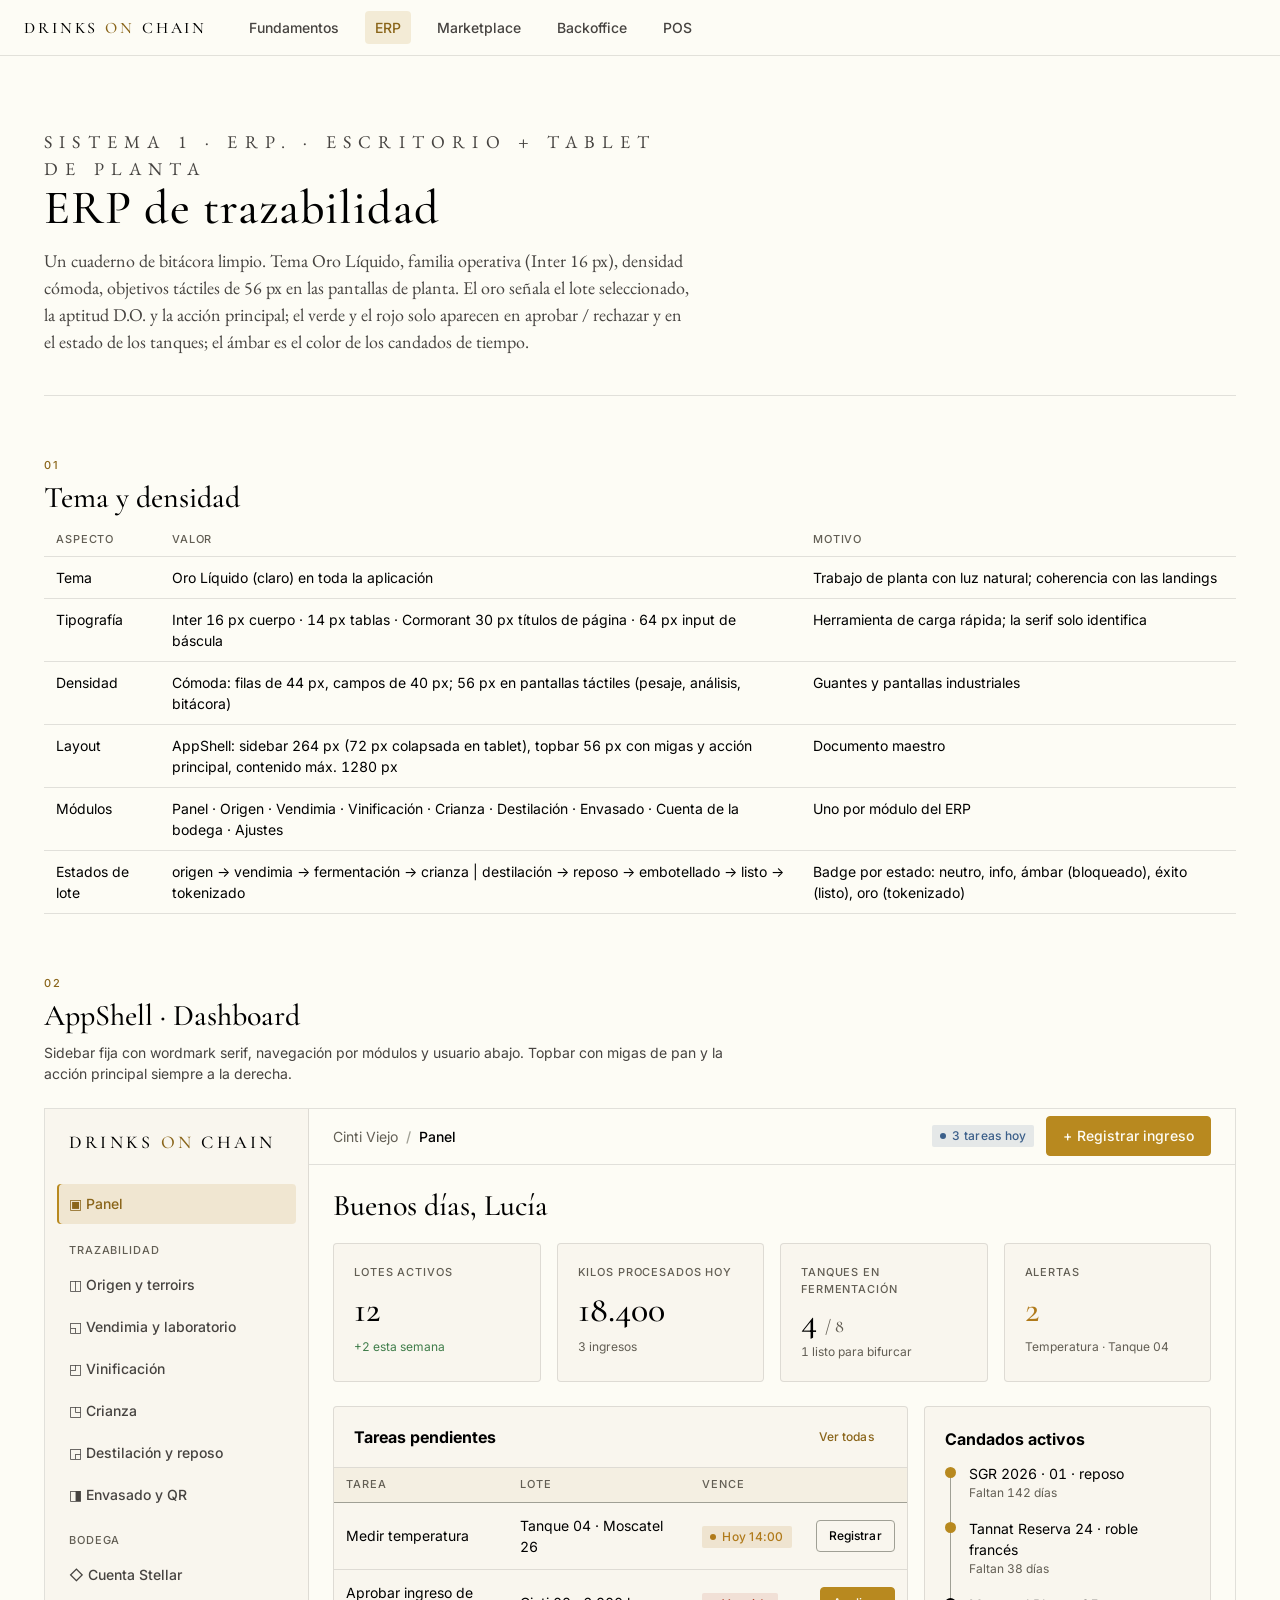
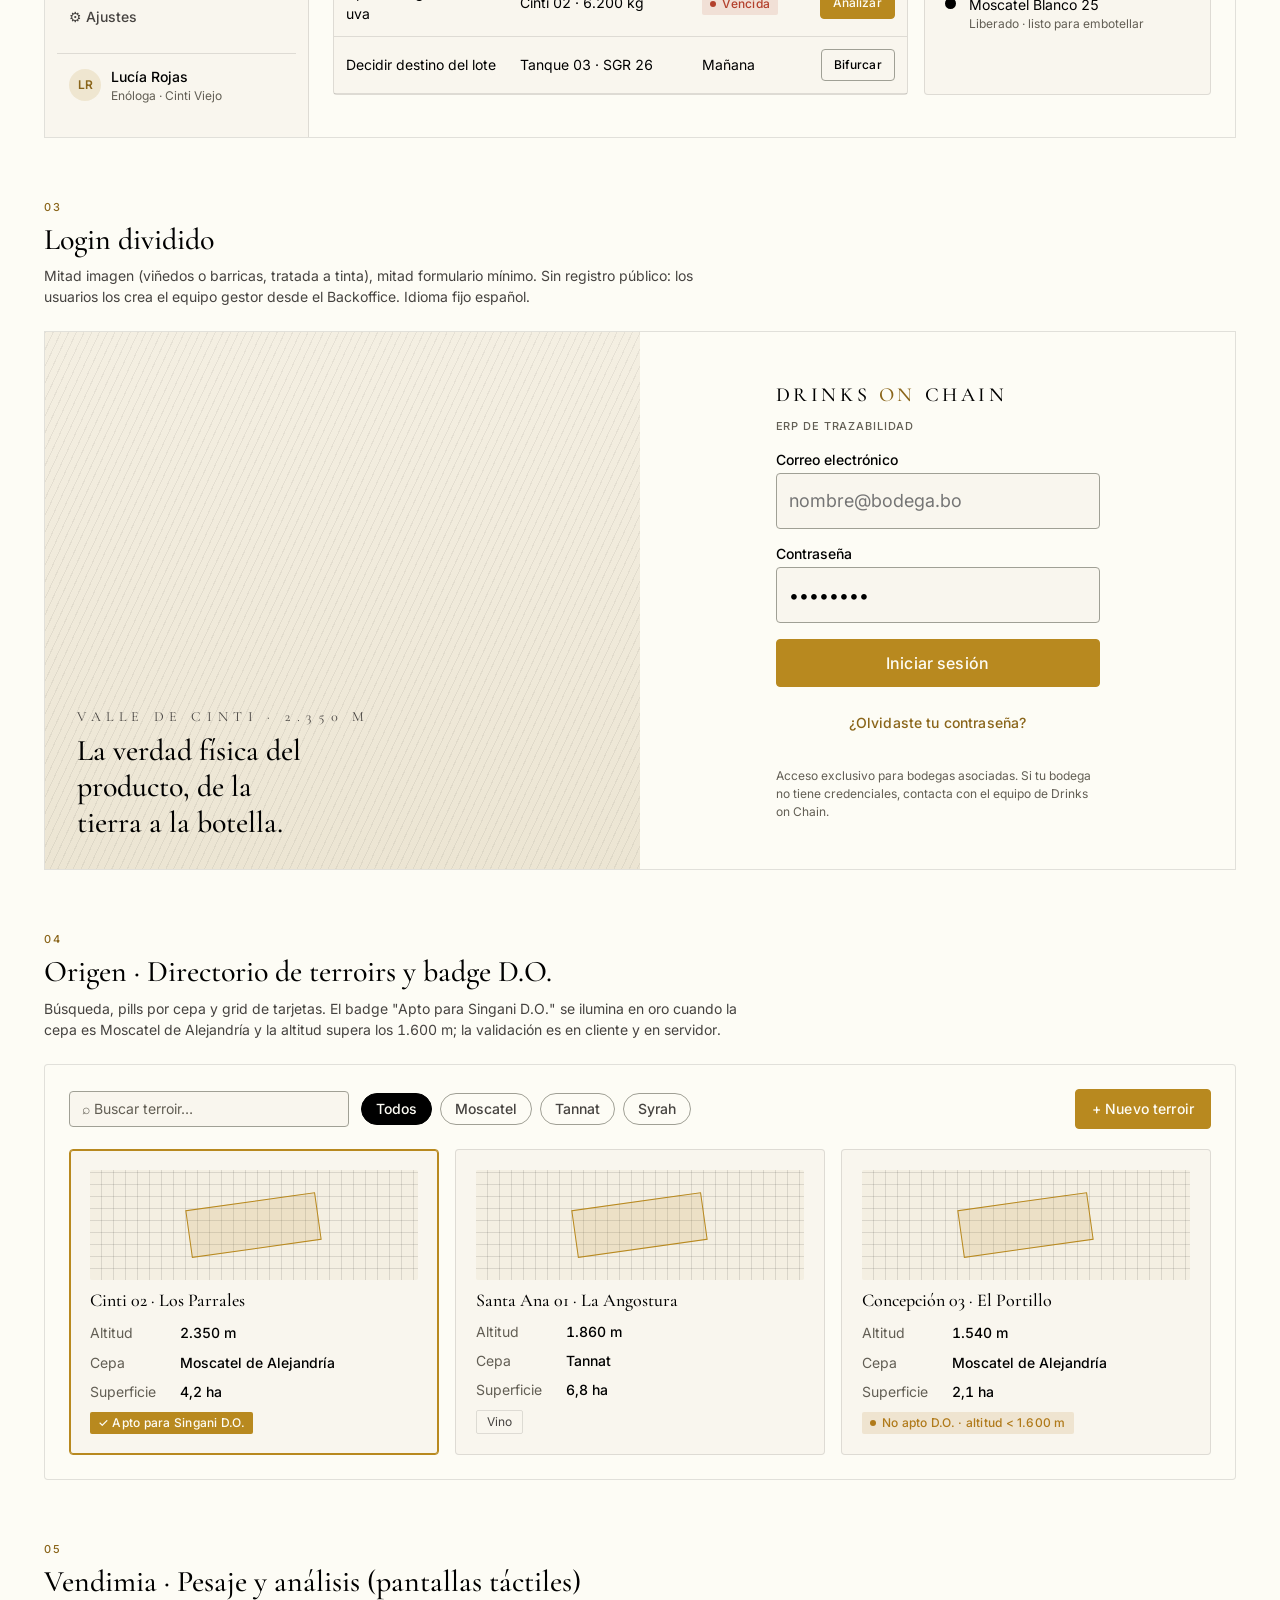
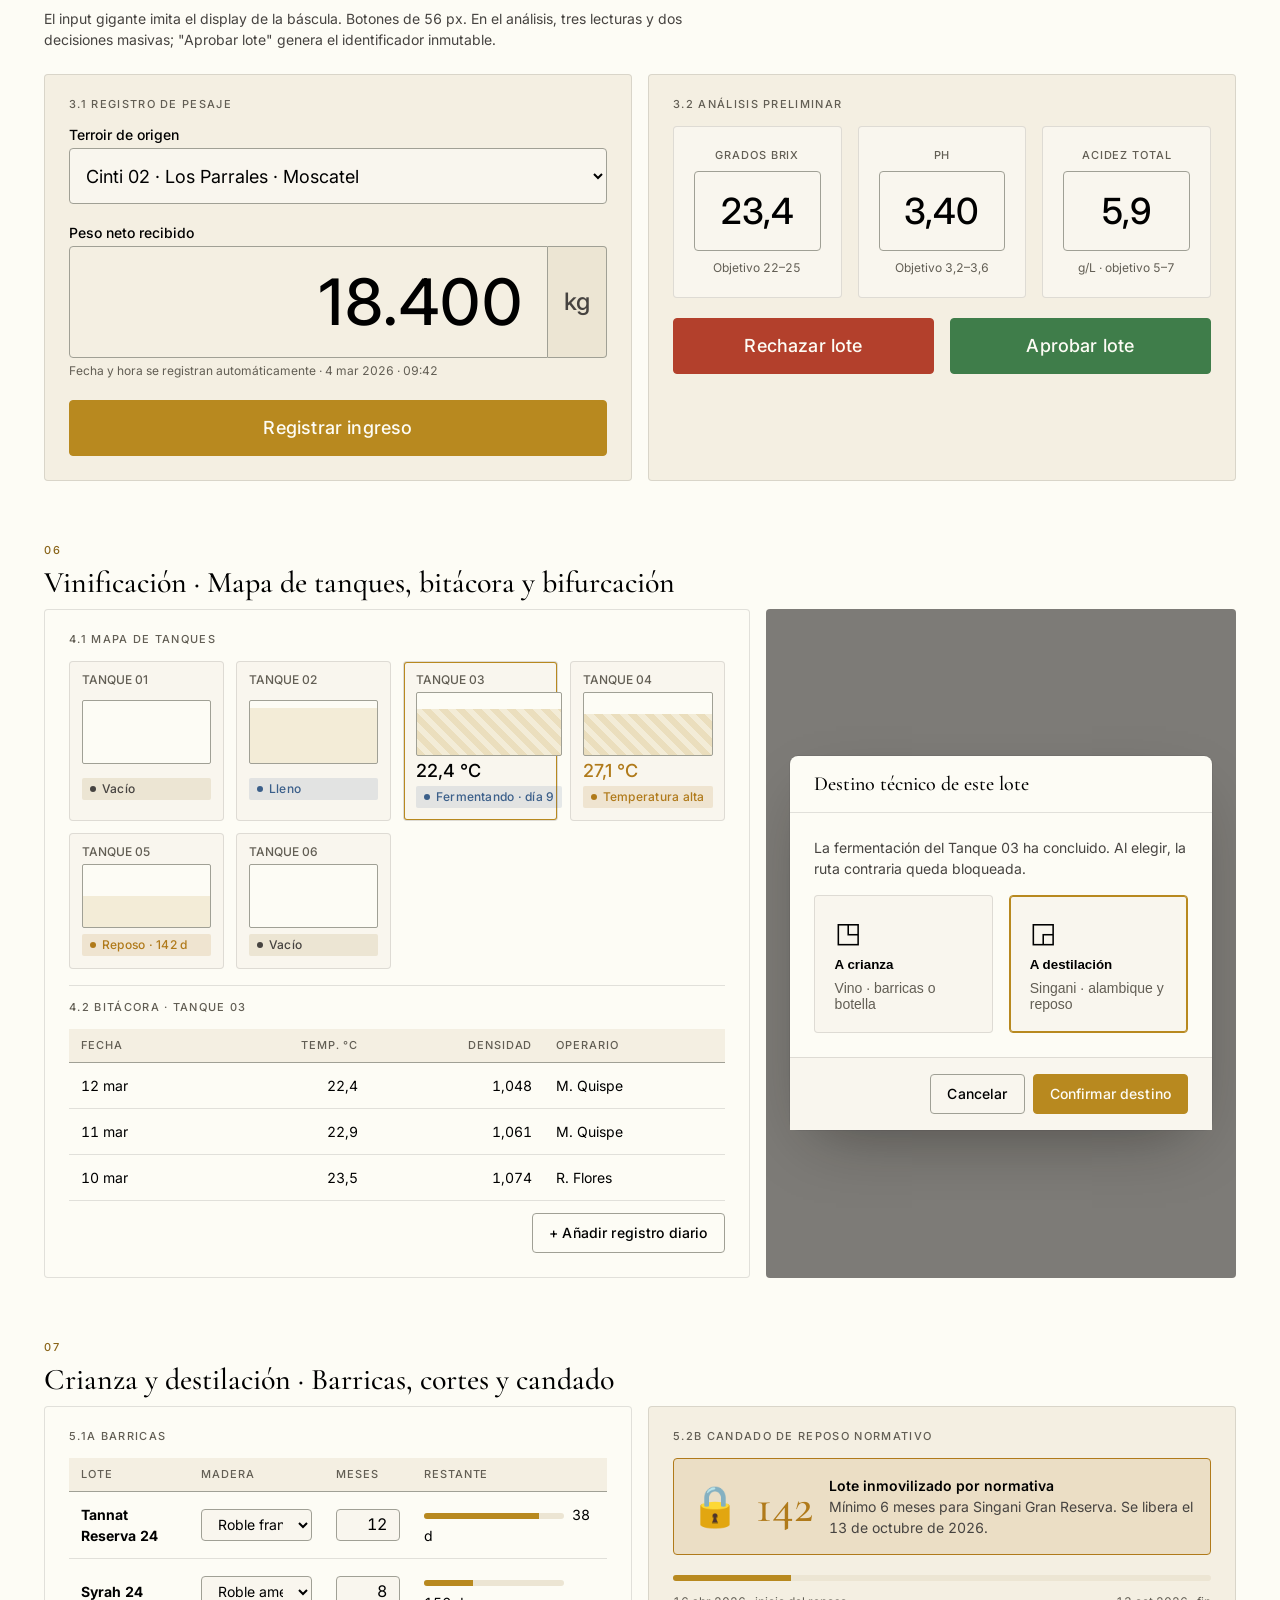
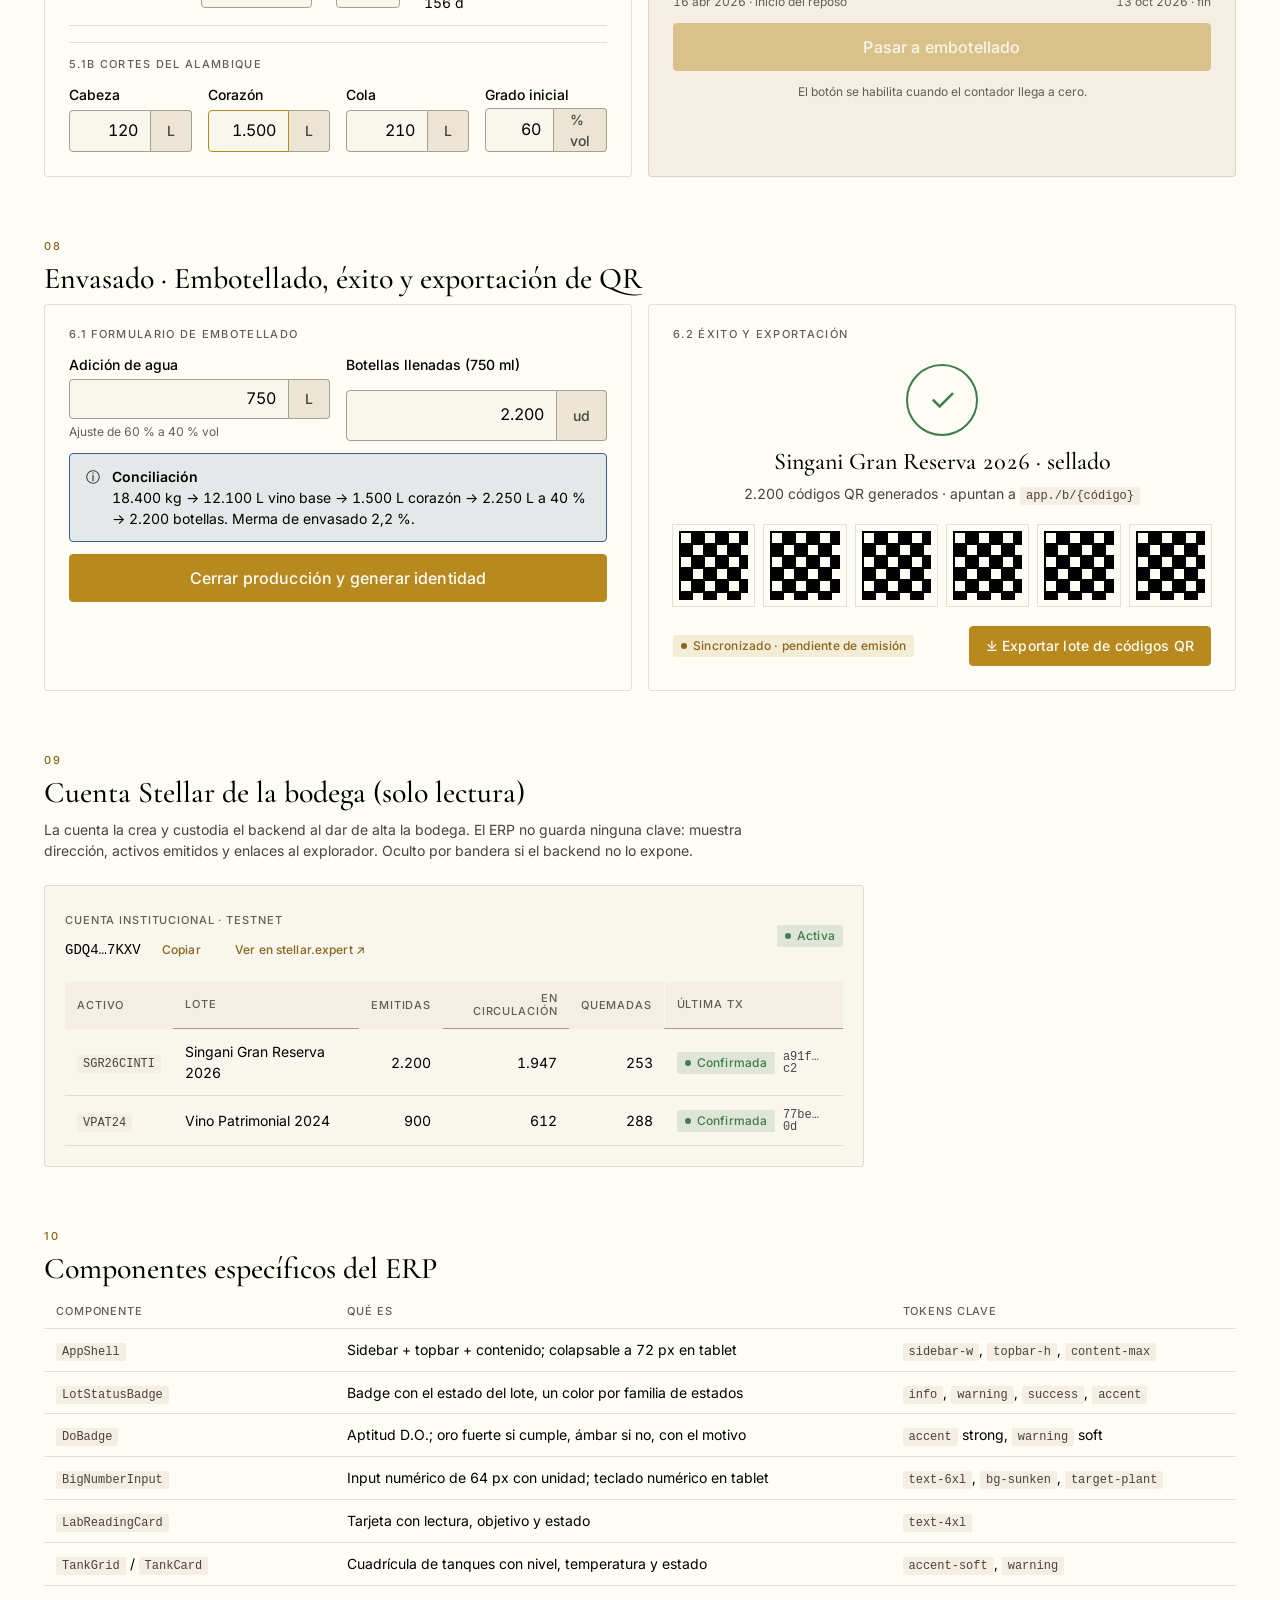
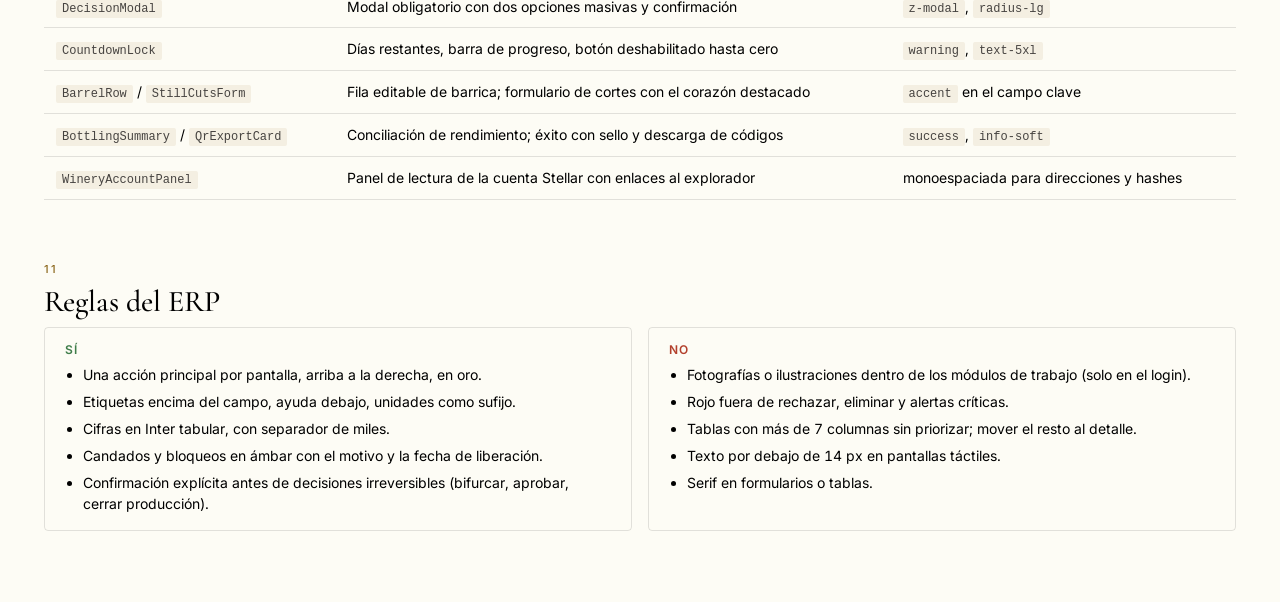
<file: design-system/01-erp.html>
<!doctype html>
<html lang="es" data-theme="oro">
<head>
<meta charset="utf-8">
<meta name="viewport" content="width=device-width, initial-scale=1">
<title>ERP · Sistema de diseño Drinks on Chain</title>
<link rel="stylesheet" href="tokens.css">
<link rel="stylesheet" href="ui.css">
<link rel="stylesheet" href="showcase.css">
<style>
  .lab { display:grid; grid-template-columns:repeat(3,1fr); gap:16px; }
  .lab .doc-card { display:grid; gap:8px; text-align:center; }
  .lab .doc-card .doc-input { text-align:center; font-size:var(--doc-text-4xl); min-height:80px; font-weight:500; }
  .lab .range { font-size:var(--doc-text-xs); color:var(--doc-fg-subtle); }
  .terroirs { display:grid; grid-template-columns:repeat(3,1fr); gap:16px; }
  .terroir { display:grid; gap:10px; }
  .terroir .map { height:110px; border-radius:var(--doc-radius-sm); background:
    repeating-linear-gradient(0deg, transparent 0 11px, var(--doc-border) 11px 12px),
    repeating-linear-gradient(90deg, transparent 0 11px, var(--doc-border) 11px 12px), var(--doc-bg-sunken); position:relative; }
  .terroir .map::after { content:""; position:absolute; left:30%; top:28%; width:40%; height:44%; border:1.5px solid var(--doc-accent); transform:rotate(-8deg); background:var(--doc-accent-soft); }
  .terroir h4 { font:500 var(--doc-text-lg)/1.2 var(--doc-font-display); }
  .login { display:grid; grid-template-columns:1fr 1fr; min-height:440px; border:1px solid var(--doc-border); }
  .login .art { background: linear-gradient(180deg, var(--doc-paper-2), var(--doc-paper-3)); position:relative; overflow:hidden; }
  .login .art::before { content:""; position:absolute; inset:0; background: repeating-linear-gradient(115deg, rgba(0,0,0,.06) 0 1px, transparent 1px 7px); }
  .login .art .cap { position:absolute; left:32px; bottom:28px; }
  .login .form { padding:48px; display:grid; align-content:center; gap:16px; max-width:420px; margin:0 auto; width:100%; }
  .barrels td .doc-progress { width:140px; display:inline-block; vertical-align:middle; margin-right:8px; }
  .qrgrid { display:grid; grid-template-columns:repeat(6,1fr); gap:10px; }
  .qrgrid .doc-qr { width:100%; height:auto; aspect-ratio:1; border-width:6px; }
</style>
</head>
<body class="doc-ui">
<nav class="sc-nav">
  <span class="doc-wordmark">Drinks <em>on</em> Chain</span>
  <a href="00-fundamentos.html">Fundamentos</a>
  <a href="01-erp.html" aria-current="page">ERP</a>
  <a href="02-marketplace.html">Marketplace</a>
  <a href="03-backoffice.html">Backoffice</a>
  <a href="04-pos.html">POS</a>
</nav>

<main class="sc-page">
  <header class="sc-hero">
    <p class="doc-eyebrow">Sistema 1 · erp. · escritorio + tablet de planta</p>
    <h1>ERP de trazabilidad</h1>
    <p>Un cuaderno de bitácora limpio. Tema Oro Líquido, familia operativa (Inter 16 px), densidad cómoda, objetivos táctiles de 56 px en las pantallas de planta. El oro señala el lote seleccionado, la aptitud D.O. y la acción principal; el verde y el rojo solo aparecen en aprobar / rechazar y en el estado de los tanques; el ámbar es el color de los candados de tiempo.</p>
  </header>

  <section class="sc-section">
    <h2><small>01</small>Tema y densidad</h2>
    <table class="sc-spec">
      <thead><tr><th>Aspecto</th><th>Valor</th><th>Motivo</th></tr></thead>
      <tbody>
        <tr><td>Tema</td><td>Oro Líquido (claro) en toda la aplicación</td><td>Trabajo de planta con luz natural; coherencia con las landings</td></tr>
        <tr><td>Tipografía</td><td>Inter 16 px cuerpo · 14 px tablas · Cormorant 30 px títulos de página · 64 px input de báscula</td><td>Herramienta de carga rápida; la serif solo identifica</td></tr>
        <tr><td>Densidad</td><td>Cómoda: filas de 44 px, campos de 40 px; 56 px en pantallas táctiles (pesaje, análisis, bitácora)</td><td>Guantes y pantallas industriales</td></tr>
        <tr><td>Layout</td><td>AppShell: sidebar 264 px (72 px colapsada en tablet), topbar 56 px con migas y acción principal, contenido máx. 1280 px</td><td>Documento maestro</td></tr>
        <tr><td>Módulos</td><td>Panel · Origen · Vendimia · Vinificación · Crianza · Destilación · Envasado · Cuenta de la bodega · Ajustes</td><td>Uno por módulo del ERP</td></tr>
        <tr><td>Estados de lote</td><td>origen → vendimia → fermentación → crianza | destilación → reposo → embotellado → listo → tokenizado</td><td>Badge por estado: neutro, info, ámbar (bloqueado), éxito (listo), oro (tokenizado)</td></tr>
      </tbody>
    </table>
  </section>

  <!-- ============================================================ shell + dashboard -->
  <section class="sc-section">
    <h2><small>02</small>AppShell · Dashboard</h2>
    <p class="lead">Sidebar fija con wordmark serif, navegación por módulos y usuario abajo. Topbar con migas de pan y la acción principal siempre a la derecha.</p>
    <div class="doc-appshell">
      <aside class="sidebar">
        <div class="doc-wordmark">Drinks <em>on</em> Chain</div>
        <nav>
          <a href="#" aria-current="page">▣ Panel</a>
          <span class="group doc-label">Trazabilidad</span>
          <a href="#">◫ Origen y terroirs</a>
          <a href="#">◱ Vendimia y laboratorio</a>
          <a href="#">◰ Vinificación</a>
          <a href="#">◳ Crianza</a>
          <a href="#">◲ Destilación y reposo</a>
          <a href="#">◨ Envasado y QR</a>
          <span class="group doc-label">Bodega</span>
          <a href="#">◇ Cuenta Stellar</a>
          <a href="#">⚙ Ajustes</a>
        </nav>
        <div class="user"><span class="doc-avatar">LR</span><div><div style="font-weight:500">Lucía Rojas</div><div class="doc-subtle" style="font-size:var(--doc-text-xs)">Enóloga · Cinti Viejo</div></div></div>
      </aside>
      <header class="topbar">
        <ul class="doc-crumbs"><li>Cinti Viejo</li><li aria-current="page">Panel</li></ul>
        <div class="sc-row"><span class="doc-badge doc-badge--info">3 tareas hoy</span><button class="doc-btn doc-btn--primary">+ Registrar ingreso</button></div>
      </header>
      <div class="content">
        <h1>Buenos días, Lucía</h1>
        <div class="sc-grid sc-grid--4" style="margin-bottom:24px">
          <div class="doc-card doc-stat"><span class="doc-label">Lotes activos</span><span class="value">12</span><span class="delta up">+2 esta semana</span></div>
          <div class="doc-card doc-stat"><span class="doc-label">Kilos procesados hoy</span><span class="value">18.400</span><span class="delta">3 ingresos</span></div>
          <div class="doc-card doc-stat"><span class="doc-label">Tanques en fermentación</span><span class="value">4 <span style="font-size:var(--doc-text-lg);color:var(--doc-fg-subtle)">/ 8</span></span><span class="delta">1 listo para bifurcar</span></div>
          <div class="doc-card doc-stat"><span class="doc-label">Alertas</span><span class="value" style="color:var(--doc-warning)">2</span><span class="delta">Temperatura · Tanque 04</span></div>
        </div>
        <div class="sc-grid" style="grid-template-columns:2fr 1fr">
          <div class="doc-card" style="padding:0">
            <div style="display:flex;justify-content:space-between;align-items:center;padding:14px 20px;border-bottom:1px solid var(--doc-border)"><strong>Tareas pendientes</strong><button class="doc-btn doc-btn--tertiary doc-btn--sm">Ver todas</button></div>
            <table class="doc-table"><thead><tr><th>Tarea</th><th>Lote</th><th>Vence</th><th></th></tr></thead><tbody>
              <tr><td>Medir temperatura</td><td>Tanque 04 · Moscatel 26</td><td><span class="doc-badge doc-badge--warning">Hoy 14:00</span></td><td class="num"><button class="doc-btn doc-btn--secondary doc-btn--sm">Registrar</button></td></tr>
              <tr><td>Aprobar ingreso de uva</td><td>Cinti 02 · 6.200 kg</td><td><span class="doc-badge doc-badge--danger">Vencida</span></td><td class="num"><button class="doc-btn doc-btn--primary doc-btn--sm">Analizar</button></td></tr>
              <tr><td>Decidir destino del lote</td><td>Tanque 03 · SGR 26</td><td>Mañana</td><td class="num"><button class="doc-btn doc-btn--secondary doc-btn--sm">Bifurcar</button></td></tr>
            </tbody></table>
          </div>
          <div class="doc-card"><strong style="display:block;margin-bottom:12px">Candados activos</strong>
            <ol class="doc-timeline"><li class="current">SGR 2026 · 01 · reposo<span class="when">Faltan 142 días</span></li><li class="current">Tannat Reserva 24 · roble francés<span class="when">Faltan 38 días</span></li><li class="done">Moscatel Blanco 25<span class="when">Liberado · listo para embotellar</span></li></ol></div>
        </div>
      </div>
    </div>
  </section>

  <!-- ============================================================ login -->
  <section class="sc-section">
    <h2><small>03</small>Login dividido</h2>
    <p class="lead">Mitad imagen (viñedos o barricas, tratada a tinta), mitad formulario mínimo. Sin registro público: los usuarios los crea el equipo gestor desde el Backoffice. Idioma fijo español.</p>
    <div class="login">
      <div class="art"><div class="cap"><p class="doc-eyebrow" style="margin:0 0 6px">Valle de Cinti · 2.350 m</p><p class="doc-display" style="font-size:var(--doc-text-3xl);margin:0;max-width:16ch">La verdad física del producto, de la tierra a la botella.</p></div></div>
      <div class="form">
        <div class="doc-wordmark" style="font-size:var(--doc-text-xl)">Drinks <em>on</em> Chain</div>
        <p class="doc-label" style="margin:-8px 0 0">ERP de trazabilidad</p>
        <div class="doc-field"><label>Correo electrónico</label><input class="doc-input doc-input--lg" placeholder="nombre@bodega.bo"></div>
        <div class="doc-field"><label>Contraseña</label><input class="doc-input doc-input--lg" type="password" value="••••••••"></div>
        <button class="doc-btn doc-btn--primary doc-btn--lg doc-btn--block">Iniciar sesión</button>
        <button class="doc-btn doc-btn--tertiary">¿Olvidaste tu contraseña?</button>
        <p class="doc-subtle" style="font-size:var(--doc-text-xs);margin:8px 0 0">Acceso exclusivo para bodegas asociadas. Si tu bodega no tiene credenciales, contacta con el equipo de Drinks on Chain.</p>
      </div>
    </div>
  </section>

  <!-- ============================================================ terroirs -->
  <section class="sc-section">
    <h2><small>04</small>Origen · Directorio de terroirs y badge D.O.</h2>
    <p class="lead">Búsqueda, pills por cepa y grid de tarjetas. El badge "Apto para Singani D.O." se ilumina en oro cuando la cepa es Moscatel de Alejandría y la altitud supera los 1.600 m; la validación es en cliente y en servidor.</p>
    <div class="sc-demo">
      <div class="sc-row" style="justify-content:space-between;margin-bottom:20px">
        <div class="sc-row"><div class="doc-search" style="min-width:280px">⌕ Buscar terroir…</div><div class="doc-pills"><button class="doc-pill" aria-pressed="true">Todos</button><button class="doc-pill">Moscatel</button><button class="doc-pill">Tannat</button><button class="doc-pill">Syrah</button></div></div>
        <button class="doc-btn doc-btn--primary">+ Nuevo terroir</button>
      </div>
      <div class="terroirs">
        <div class="doc-card terroir doc-card--selected"><div class="map"></div><h4>Cinti 02 · Los Parrales</h4><dl class="doc-kv"><dt>Altitud</dt><dd>2.350 m</dd><dt>Cepa</dt><dd>Moscatel de Alejandría</dd><dt>Superficie</dt><dd>4,2 ha</dd></dl><span class="doc-badge doc-badge--accent doc-badge--strong doc-badge--nodot" style="justify-self:start">✓ Apto para Singani D.O.</span></div>
        <div class="doc-card terroir"><div class="map"></div><h4>Santa Ana 01 · La Angostura</h4><dl class="doc-kv"><dt>Altitud</dt><dd>1.860 m</dd><dt>Cepa</dt><dd>Tannat</dd><dt>Superficie</dt><dd>6,8 ha</dd></dl><span class="doc-tag" style="justify-self:start">Vino</span></div>
        <div class="doc-card terroir"><div class="map"></div><h4>Concepción 03 · El Portillo</h4><dl class="doc-kv"><dt>Altitud</dt><dd>1.540 m</dd><dt>Cepa</dt><dd>Moscatel de Alejandría</dd><dt>Superficie</dt><dd>2,1 ha</dd></dl><span class="doc-badge doc-badge--warning" style="justify-self:start">No apto D.O. · altitud &lt; 1.600 m</span></div>
      </div>
    </div>
  </section>

  <!-- ============================================================ pesaje / análisis -->
  <section class="sc-section">
    <h2><small>05</small>Vendimia · Pesaje y análisis (pantallas táctiles)</h2>
    <p class="lead">El input gigante imita el display de la báscula. Botones de 56 px. En el análisis, tres lecturas y dos decisiones masivas; "Aprobar lote" genera el identificador inmutable.</p>
    <div class="sc-grid sc-grid--2">
      <div class="sc-demo sc-demo--sunken">
        <span class="sc-cap">3.1 Registro de pesaje</span>
        <div class="sc-stack" style="gap:20px">
          <div class="doc-field"><label>Terroir de origen</label><select class="doc-select doc-input--lg"><option>Cinti 02 · Los Parrales · Moscatel</option></select></div>
          <div class="doc-field"><label>Peso neto recibido</label><div class="doc-inputgroup"><input class="doc-input doc-input--giant" value="18.400"><span class="addon">kg</span></div><span class="help">Fecha y hora se registran automáticamente · 4 mar 2026 · 09:42</span></div>
          <button class="doc-btn doc-btn--primary doc-btn--xl doc-btn--block">Registrar ingreso</button>
        </div>
      </div>
      <div class="sc-demo sc-demo--sunken">
        <span class="sc-cap">3.2 Análisis preliminar</span>
        <div class="lab">
          <div class="doc-card"><span class="doc-label">Grados Brix</span><input class="doc-input" value="23,4"><span class="range">Objetivo 22–25</span></div>
          <div class="doc-card"><span class="doc-label">pH</span><input class="doc-input" value="3,40"><span class="range">Objetivo 3,2–3,6</span></div>
          <div class="doc-card"><span class="doc-label">Acidez total</span><input class="doc-input" value="5,9"><span class="range">g/L · objetivo 5–7</span></div>
        </div>
        <div class="sc-grid sc-grid--2" style="margin-top:20px">
          <button class="doc-btn doc-btn--danger doc-btn--xl">Rechazar lote</button>
          <button class="doc-btn doc-btn--success doc-btn--xl">Aprobar lote</button>
        </div>
      </div>
    </div>
  </section>

  <!-- ============================================================ tanques -->
  <section class="sc-section">
    <h2><small>06</small>Vinificación · Mapa de tanques, bitácora y bifurcación</h2>
    <div class="sc-grid" style="grid-template-columns:3fr 2fr">
      <div class="sc-demo">
        <span class="sc-cap">4.1 Mapa de tanques</span>
        <div class="doc-tanks">
          <div class="doc-tank"><span class="id">TANQUE 01</span><div class="gauge"><span style="height:0"></span></div><span class="doc-badge">Vacío</span></div>
          <div class="doc-tank"><span class="id">TANQUE 02</span><div class="gauge"><span style="height:88%"></span></div><span class="doc-badge doc-badge--info">Lleno</span></div>
          <div class="doc-tank doc-card--selected"><span class="id">TANQUE 03</span><div class="gauge ferment"><span style="height:74%"></span></div><span class="temp">22,4 °C</span><span class="doc-badge doc-badge--info">Fermentando · día 9</span></div>
          <div class="doc-tank"><span class="id">TANQUE 04</span><div class="gauge ferment"><span style="height:66%"></span></div><span class="temp" style="color:var(--doc-warning)">27,1 °C</span><span class="doc-badge doc-badge--warning">Temperatura alta</span></div>
          <div class="doc-tank"><span class="id">TANQUE 05</span><div class="gauge"><span style="height:50%"></span></div><span class="doc-badge doc-badge--warning">Reposo · 142 d</span></div>
          <div class="doc-tank"><span class="id">TANQUE 06</span><div class="gauge"><span style="height:0"></span></div><span class="doc-badge">Vacío</span></div>
        </div>
        <hr class="doc-rule">
        <span class="sc-cap">4.2 Bitácora · Tanque 03</span>
        <table class="doc-table"><thead><tr><th>Fecha</th><th class="num">Temp. °C</th><th class="num">Densidad</th><th>Operario</th></tr></thead><tbody>
          <tr><td>12 mar</td><td class="num">22,4</td><td class="num">1,048</td><td>M. Quispe</td></tr>
          <tr><td>11 mar</td><td class="num">22,9</td><td class="num">1,061</td><td>M. Quispe</td></tr>
          <tr><td>10 mar</td><td class="num">23,5</td><td class="num">1,074</td><td>R. Flores</td></tr>
        </tbody></table>
        <div class="sc-row" style="margin-top:12px;justify-content:flex-end"><button class="doc-btn doc-btn--secondary">+ Añadir registro diario</button></div>
      </div>
      <div class="doc-overlay-stage" style="display:grid;place-items:center;padding:24px">
        <div class="doc-modal" style="width:100%">
          <header><h3>Destino técnico de este lote</h3></header>
          <div class="body"><p style="margin:0 0 16px;font-size:var(--doc-text-sm);color:var(--doc-fg-muted)">La fermentación del Tanque 03 ha concluido. Al elegir, la ruta contraria queda bloqueada.</p>
            <div class="sc-grid sc-grid--2">
              <button class="doc-card" style="cursor:pointer;text-align:left;display:grid;gap:8px;min-height:120px"><span style="font-size:28px">◳</span><strong>A crianza</strong><span class="doc-subtle" style="font-size:var(--doc-text-sm)">Vino · barricas o botella</span></button>
              <button class="doc-card doc-card--selected" style="cursor:pointer;text-align:left;display:grid;gap:8px;min-height:120px"><span style="font-size:28px">◲</span><strong>A destilación</strong><span class="doc-subtle" style="font-size:var(--doc-text-sm)">Singani · alambique y reposo</span></button>
            </div></div>
          <footer><button class="doc-btn doc-btn--secondary">Cancelar</button><button class="doc-btn doc-btn--primary">Confirmar destino</button></footer>
        </div>
      </div>
    </div>
  </section>

  <!-- ============================================================ crianza / destilación -->
  <section class="sc-section">
    <h2><small>07</small>Crianza y destilación · Barricas, cortes y candado</h2>
    <div class="sc-grid sc-grid--2">
      <div class="sc-demo">
        <span class="sc-cap">5.1A Barricas</span>
        <table class="doc-table barrels"><thead><tr><th>Lote</th><th>Madera</th><th>Meses</th><th>Restante</th></tr></thead><tbody>
          <tr><td><strong>Tannat Reserva 24</strong></td><td><select class="doc-select" style="min-height:32px;font-size:var(--doc-text-sm)"><option>Roble francés</option></select></td><td><input class="doc-input doc-input--numeric" style="min-height:32px;width:64px" value="12"></td><td><span class="doc-progress"><span style="width:82%"></span></span><span class="doc-num" style="font-size:var(--doc-text-sm)">38 d</span></td></tr>
          <tr><td><strong>Syrah 24</strong></td><td><select class="doc-select" style="min-height:32px;font-size:var(--doc-text-sm)"><option>Roble americano</option></select></td><td><input class="doc-input doc-input--numeric" style="min-height:32px;width:64px" value="8"></td><td><span class="doc-progress"><span style="width:35%"></span></span><span class="doc-num" style="font-size:var(--doc-text-sm)">156 d</span></td></tr>
        </tbody></table>
        <hr class="doc-rule">
        <span class="sc-cap">5.1B Cortes del alambique</span>
        <div class="sc-grid sc-grid--4">
          <div class="doc-field"><label>Cabeza</label><div class="doc-inputgroup"><input class="doc-input doc-input--numeric" value="120"><span class="addon">L</span></div></div>
          <div class="doc-field"><label>Corazón</label><div class="doc-inputgroup"><input class="doc-input doc-input--numeric" value="1.500" style="border-color:var(--doc-accent)"><span class="addon">L</span></div></div>
          <div class="doc-field"><label>Cola</label><div class="doc-inputgroup"><input class="doc-input doc-input--numeric" value="210"><span class="addon">L</span></div></div>
          <div class="doc-field"><label>Grado inicial</label><div class="doc-inputgroup"><input class="doc-input doc-input--numeric" value="60"><span class="addon">% vol</span></div></div>
        </div>
      </div>
      <div class="sc-demo sc-demo--sunken">
        <span class="sc-cap">5.2B Candado de reposo normativo</span>
        <div class="doc-lock"><span style="font-size:40px;color:var(--doc-warning)">🔒</span><div class="days">142</div><div class="meta"><strong>Lote inmovilizado por normativa</strong>Mínimo 6 meses para Singani Gran Reserva. Se libera el 13 de octubre de 2026.</div></div>
        <div style="margin-top:20px" class="sc-stack">
          <div class="doc-progress"><span style="width:22%"></span></div>
          <div class="sc-row" style="justify-content:space-between;font-size:var(--doc-text-xs);color:var(--doc-fg-subtle)"><span>16 abr 2026 · inicio del reposo</span><span>13 oct 2026 · fin</span></div>
          <button class="doc-btn doc-btn--primary doc-btn--lg doc-btn--block" disabled>Pasar a embotellado</button>
          <p class="doc-subtle" style="font-size:var(--doc-text-xs);margin:0;text-align:center">El botón se habilita cuando el contador llega a cero.</p>
        </div>
      </div>
    </div>
  </section>

  <!-- ============================================================ envasado -->
  <section class="sc-section">
    <h2><small>08</small>Envasado · Embotellado, éxito y exportación de QR</h2>
    <div class="sc-grid sc-grid--2">
      <div class="sc-demo">
        <span class="sc-cap">6.1 Formulario de embotellado</span>
        <div class="sc-stack">
          <div class="sc-grid sc-grid--2">
            <div class="doc-field"><label>Adición de agua</label><div class="doc-inputgroup"><input class="doc-input doc-input--numeric" value="750"><span class="addon">L</span></div><span class="help">Ajuste de 60 % a 40 % vol</span></div>
            <div class="doc-field"><label>Botellas llenadas (750 ml)</label><div class="doc-inputgroup"><input class="doc-input doc-input--numeric" value="2.200"><span class="addon">ud</span></div></div>
          </div>
          <div class="doc-alert doc-alert--info"><span>ⓘ</span><div><strong>Conciliación</strong>18.400 kg → 12.100 L vino base → 1.500 L corazón → 2.250 L a 40 % → 2.200 botellas. Merma de envasado 2,2 %.</div></div>
          <button class="doc-btn doc-btn--primary doc-btn--lg doc-btn--block">Cerrar producción y generar identidad</button>
        </div>
      </div>
      <div class="sc-demo">
        <span class="sc-cap">6.2 Éxito y exportación</span>
        <div style="text-align:center;padding:8px 0 20px"><div style="width:72px;height:72px;margin:0 auto 12px;border-radius:50%;border:2px solid var(--doc-success);display:grid;place-items:center;color:var(--doc-success);font-size:32px">✓</div><p class="doc-display" style="font-size:var(--doc-text-2xl);margin:0">Singani Gran Reserva 2026 · sellado</p><p class="doc-muted" style="margin:6px 0 0;font-size:var(--doc-text-sm)">2.200 códigos QR generados · apuntan a <code class="sc-code">app./b/{código}</code></p></div>
        <div class="qrgrid"><div class="doc-qr"></div><div class="doc-qr"></div><div class="doc-qr"></div><div class="doc-qr"></div><div class="doc-qr"></div><div class="doc-qr"></div></div>
        <div class="sc-row" style="margin-top:20px;justify-content:space-between"><span class="doc-badge doc-badge--accent">Sincronizado · pendiente de emisión</span><button class="doc-btn doc-btn--primary">⤓ Exportar lote de códigos QR</button></div>
      </div>
    </div>
  </section>

  <!-- ============================================================ cuenta -->
  <section class="sc-section">
    <h2><small>09</small>Cuenta Stellar de la bodega (solo lectura)</h2>
    <p class="lead">La cuenta la crea y custodia el backend al dar de alta la bodega. El ERP no guarda ninguna clave: muestra dirección, activos emitidos y enlaces al explorador. Oculto por bandera si el backend no lo expone.</p>
    <div class="doc-card" style="max-width:820px">
      <div class="sc-row" style="justify-content:space-between;margin-bottom:16px"><div><span class="doc-label">Cuenta institucional · testnet</span><div style="font:500 var(--doc-text-sm)/1.4 ui-monospace,Menlo,monospace;margin-top:4px">GDQ4…7KXV <button class="doc-btn doc-btn--tertiary doc-btn--sm">Copiar</button> <a class="doc-btn doc-btn--tertiary doc-btn--sm" href="#">Ver en stellar.expert ↗</a></div></div><span class="doc-badge doc-badge--success">Activa</span></div>
      <table class="doc-table"><thead><tr><th>Activo</th><th>Lote</th><th class="num">Emitidas</th><th class="num">En circulación</th><th class="num">Quemadas</th><th>Última tx</th></tr></thead><tbody>
        <tr><td><code class="sc-code">SGR26CINTI</code></td><td>Singani Gran Reserva 2026</td><td class="num">2.200</td><td class="num">1.947</td><td class="num">253</td><td><span class="doc-tx"><span class="doc-badge doc-badge--success">Confirmada</span><code>a91f…c2</code></span></td></tr>
        <tr><td><code class="sc-code">VPAT24</code></td><td>Vino Patrimonial 2024</td><td class="num">900</td><td class="num">612</td><td class="num">288</td><td><span class="doc-tx"><span class="doc-badge doc-badge--success">Confirmada</span><code>77be…0d</code></span></td></tr>
      </tbody></table>
    </div>
  </section>

  <!-- ============================================================ componentes -->
  <section class="sc-section">
    <h2><small>10</small>Componentes específicos del ERP</h2>
    <table class="sc-spec">
      <thead><tr><th>Componente</th><th>Qué es</th><th>Tokens clave</th></tr></thead>
      <tbody>
        <tr><td><code>AppShell</code></td><td>Sidebar + topbar + contenido; colapsable a 72 px en tablet</td><td><code>sidebar-w</code>, <code>topbar-h</code>, <code>content-max</code></td></tr>
        <tr><td><code>LotStatusBadge</code></td><td>Badge con el estado del lote, un color por familia de estados</td><td><code>info</code>, <code>warning</code>, <code>success</code>, <code>accent</code></td></tr>
        <tr><td><code>DoBadge</code></td><td>Aptitud D.O.; oro fuerte si cumple, ámbar si no, con el motivo</td><td><code>accent</code> strong, <code>warning</code> soft</td></tr>
        <tr><td><code>BigNumberInput</code></td><td>Input numérico de 64 px con unidad; teclado numérico en tablet</td><td><code>text-6xl</code>, <code>bg-sunken</code>, <code>target-plant</code></td></tr>
        <tr><td><code>LabReadingCard</code></td><td>Tarjeta con lectura, objetivo y estado</td><td><code>text-4xl</code></td></tr>
        <tr><td><code>TankGrid</code> / <code>TankCard</code></td><td>Cuadrícula de tanques con nivel, temperatura y estado</td><td><code>accent-soft</code>, <code>warning</code></td></tr>
        <tr><td><code>DecisionModal</code></td><td>Modal obligatorio con dos opciones masivas y confirmación</td><td><code>z-modal</code>, <code>radius-lg</code></td></tr>
        <tr><td><code>CountdownLock</code></td><td>Días restantes, barra de progreso, botón deshabilitado hasta cero</td><td><code>warning</code>, <code>text-5xl</code></td></tr>
        <tr><td><code>BarrelRow</code> / <code>StillCutsForm</code></td><td>Fila editable de barrica; formulario de cortes con el corazón destacado</td><td><code>accent</code> en el campo clave</td></tr>
        <tr><td><code>BottlingSummary</code> / <code>QrExportCard</code></td><td>Conciliación de rendimiento; éxito con sello y descarga de códigos</td><td><code>success</code>, <code>info-soft</code></td></tr>
        <tr><td><code>WineryAccountPanel</code></td><td>Panel de lectura de la cuenta Stellar con enlaces al explorador</td><td>monoespaciada para direcciones y hashes</td></tr>
      </tbody>
    </table>
  </section>

  <section class="sc-section">
    <h2><small>11</small>Reglas del ERP</h2>
    <div class="sc-dos">
      <div class="do"><h4>Sí</h4><ul><li>Una acción principal por pantalla, arriba a la derecha, en oro.</li><li>Etiquetas encima del campo, ayuda debajo, unidades como sufijo.</li><li>Cifras en Inter tabular, con separador de miles.</li><li>Candados y bloqueos en ámbar con el motivo y la fecha de liberación.</li><li>Confirmación explícita antes de decisiones irreversibles (bifurcar, aprobar, cerrar producción).</li></ul></div>
      <div class="dont"><h4>No</h4><ul><li>Fotografías o ilustraciones dentro de los módulos de trabajo (solo en el login).</li><li>Rojo fuera de rechazar, eliminar y alertas críticas.</li><li>Tablas con más de 7 columnas sin priorizar; mover el resto al detalle.</li><li>Texto por debajo de 14 px en pantallas táctiles.</li><li>Serif en formularios o tablas.</li></ul></div>
    </div>
  </section>
</main>
</body>
</html>
</file>
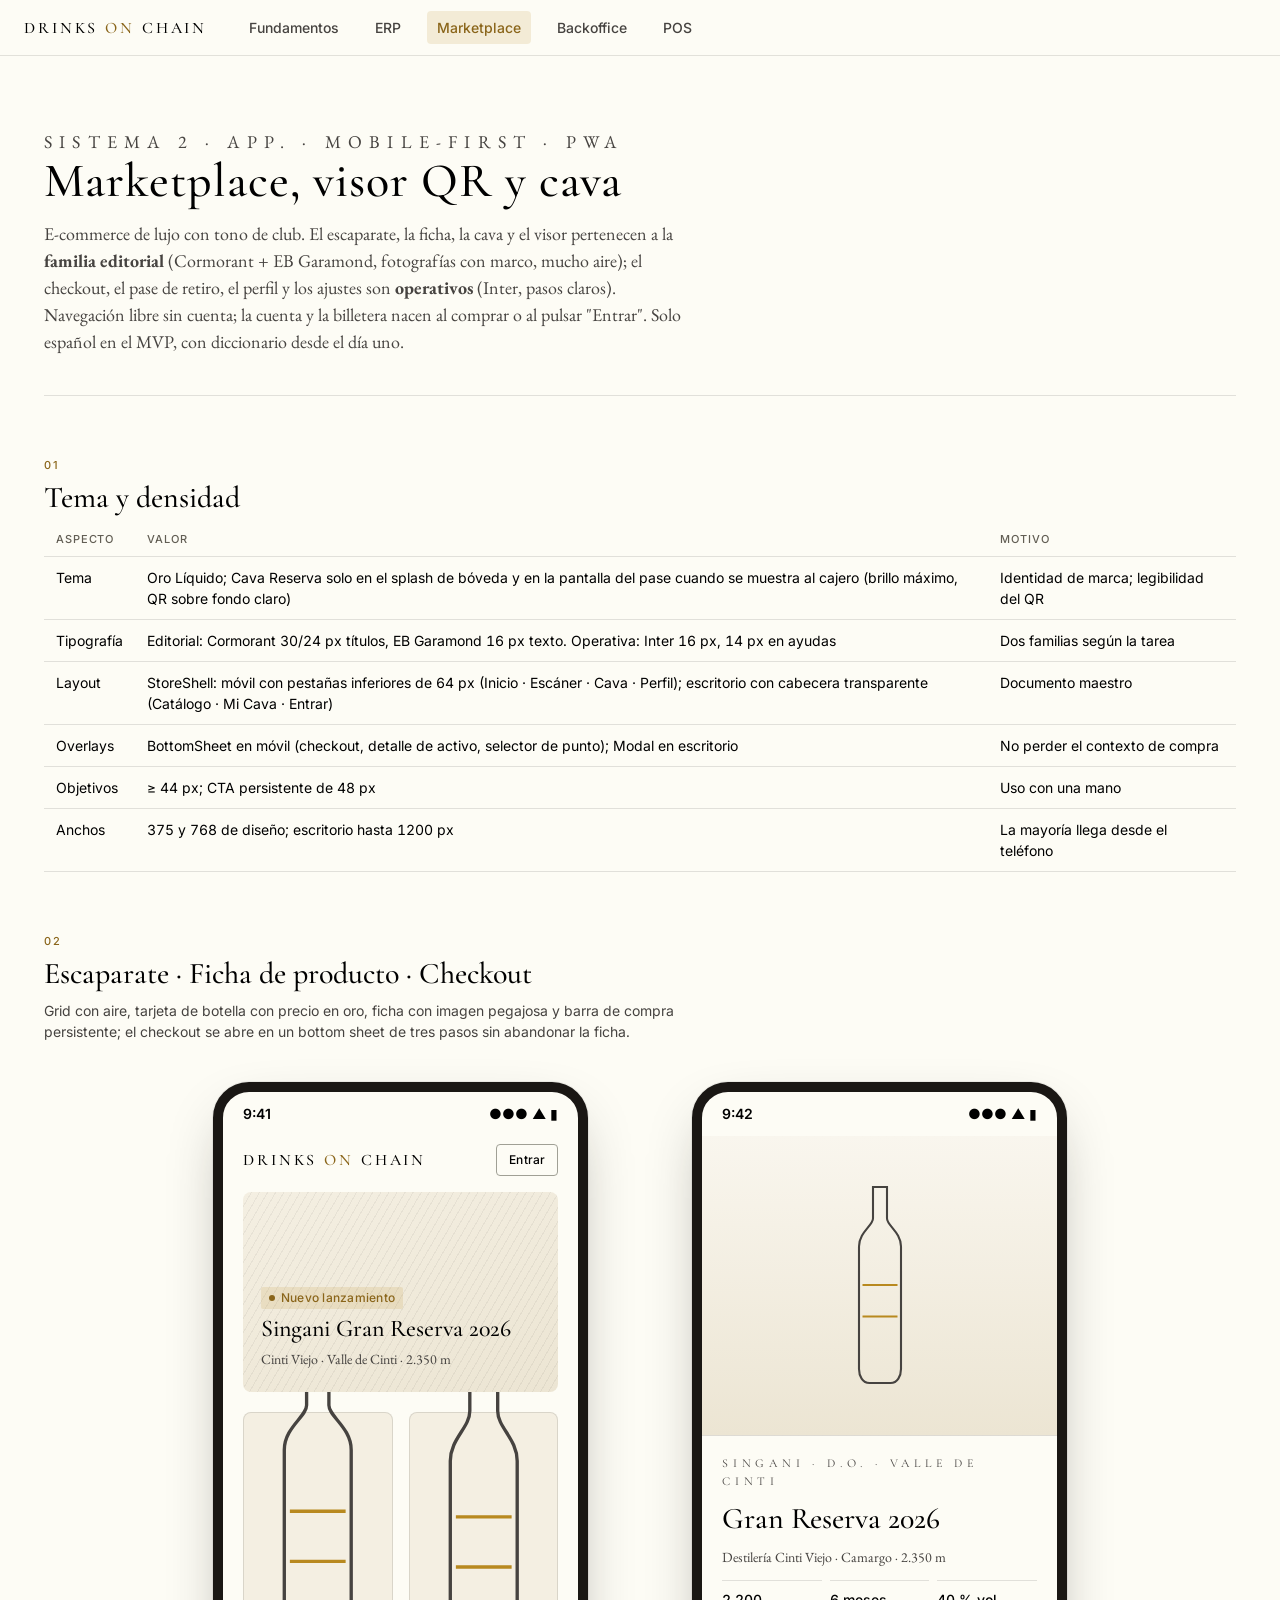
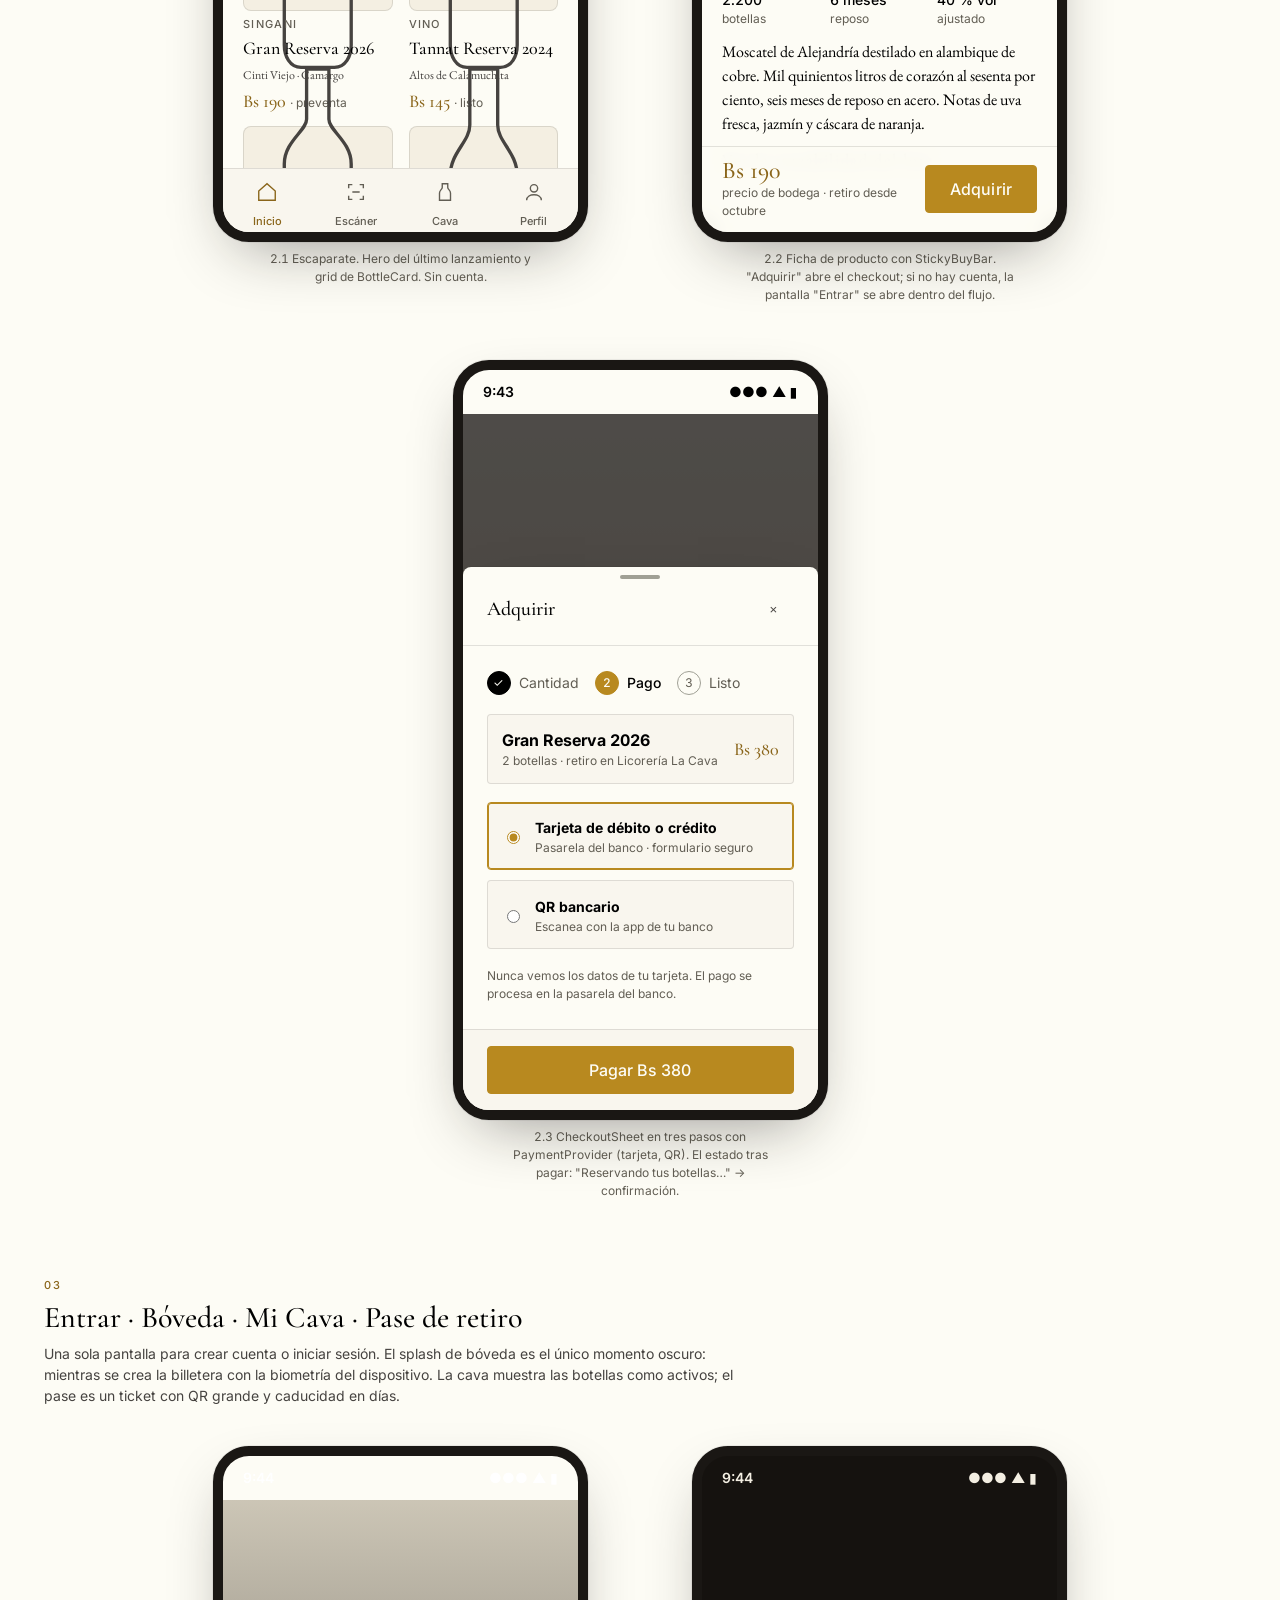
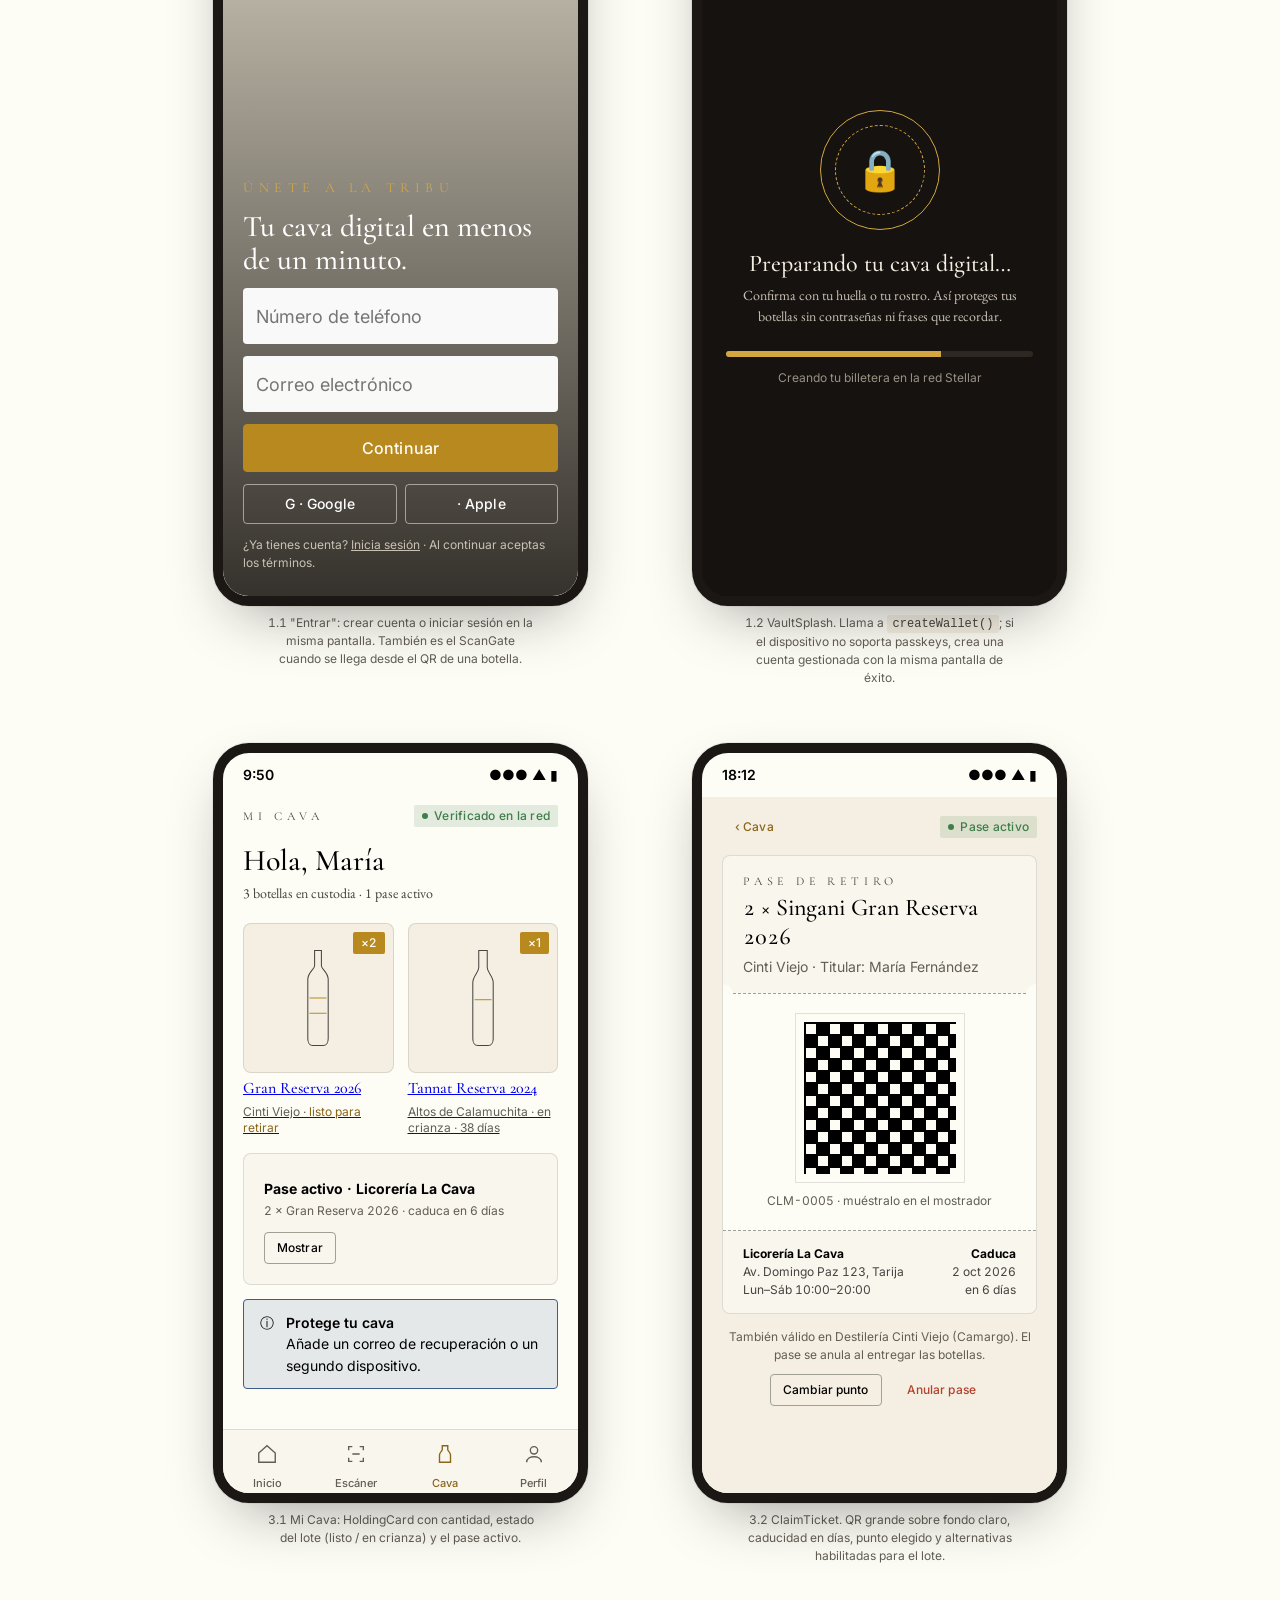
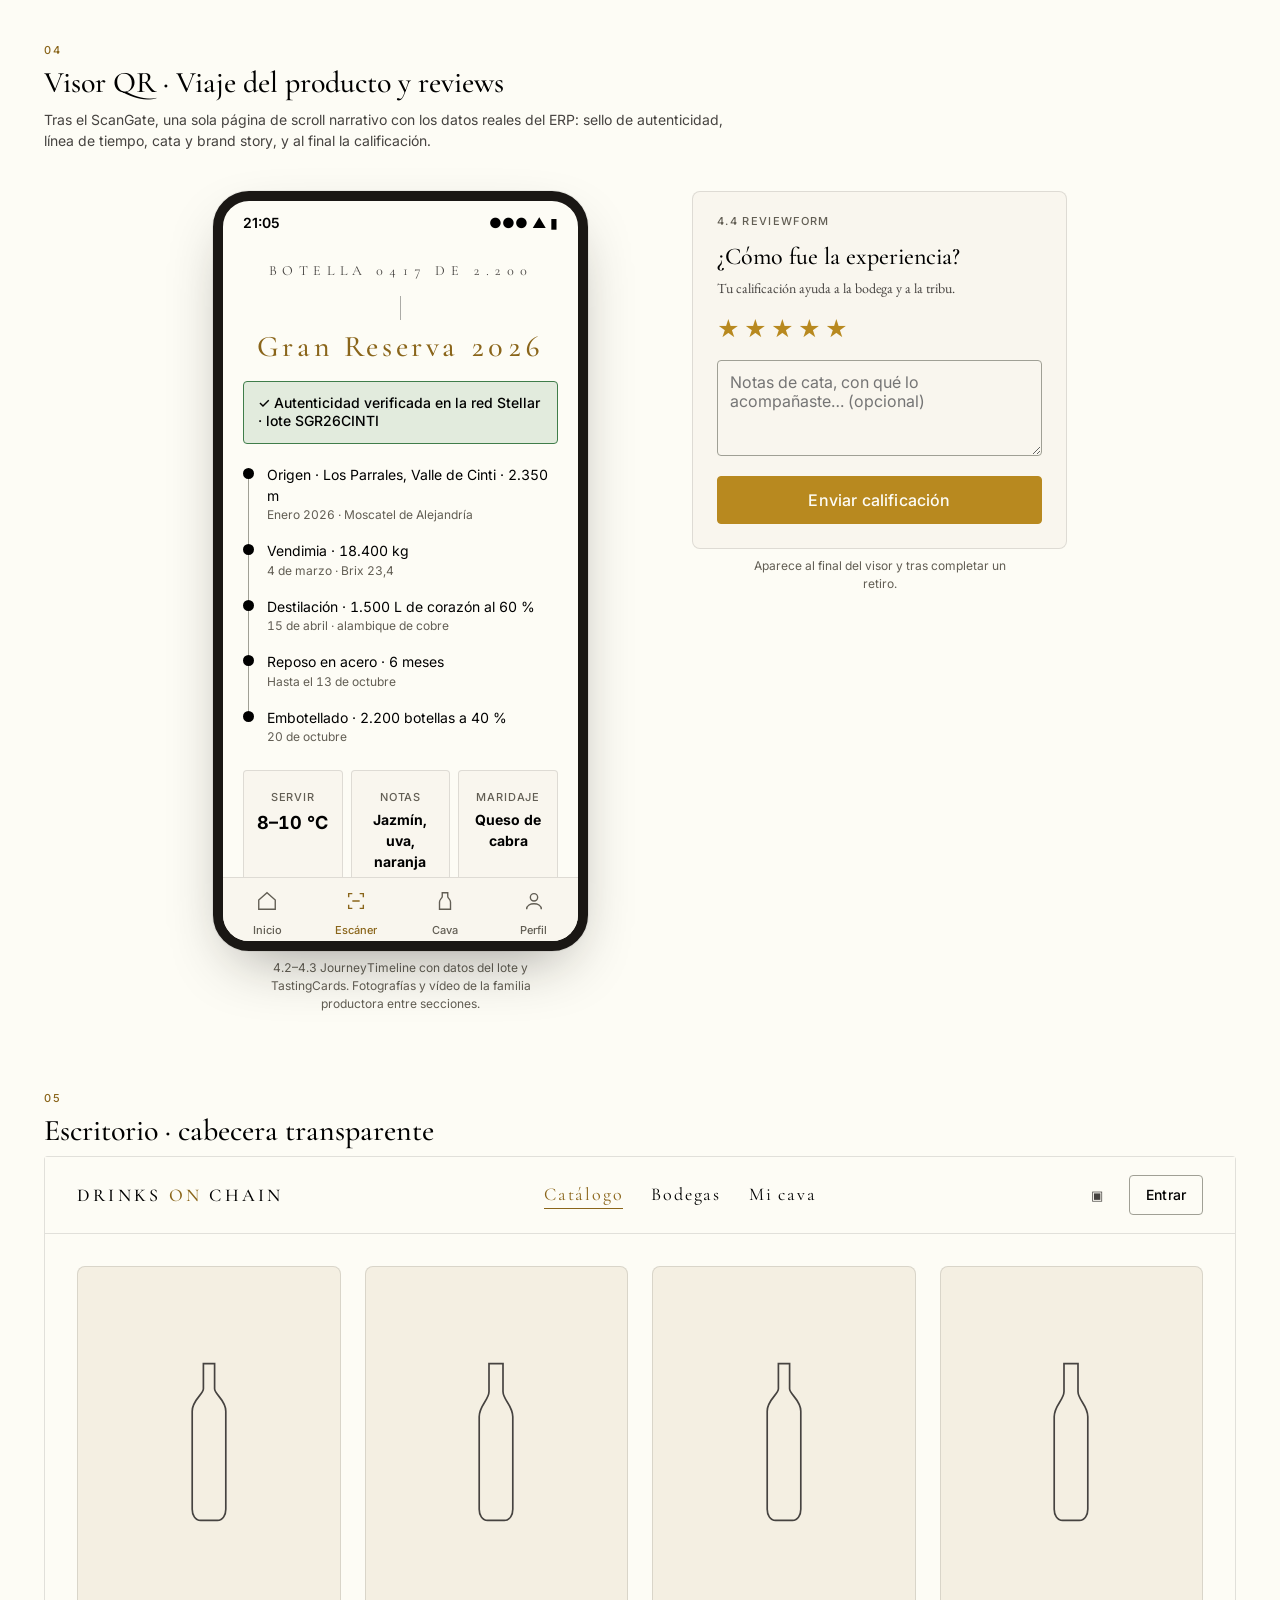
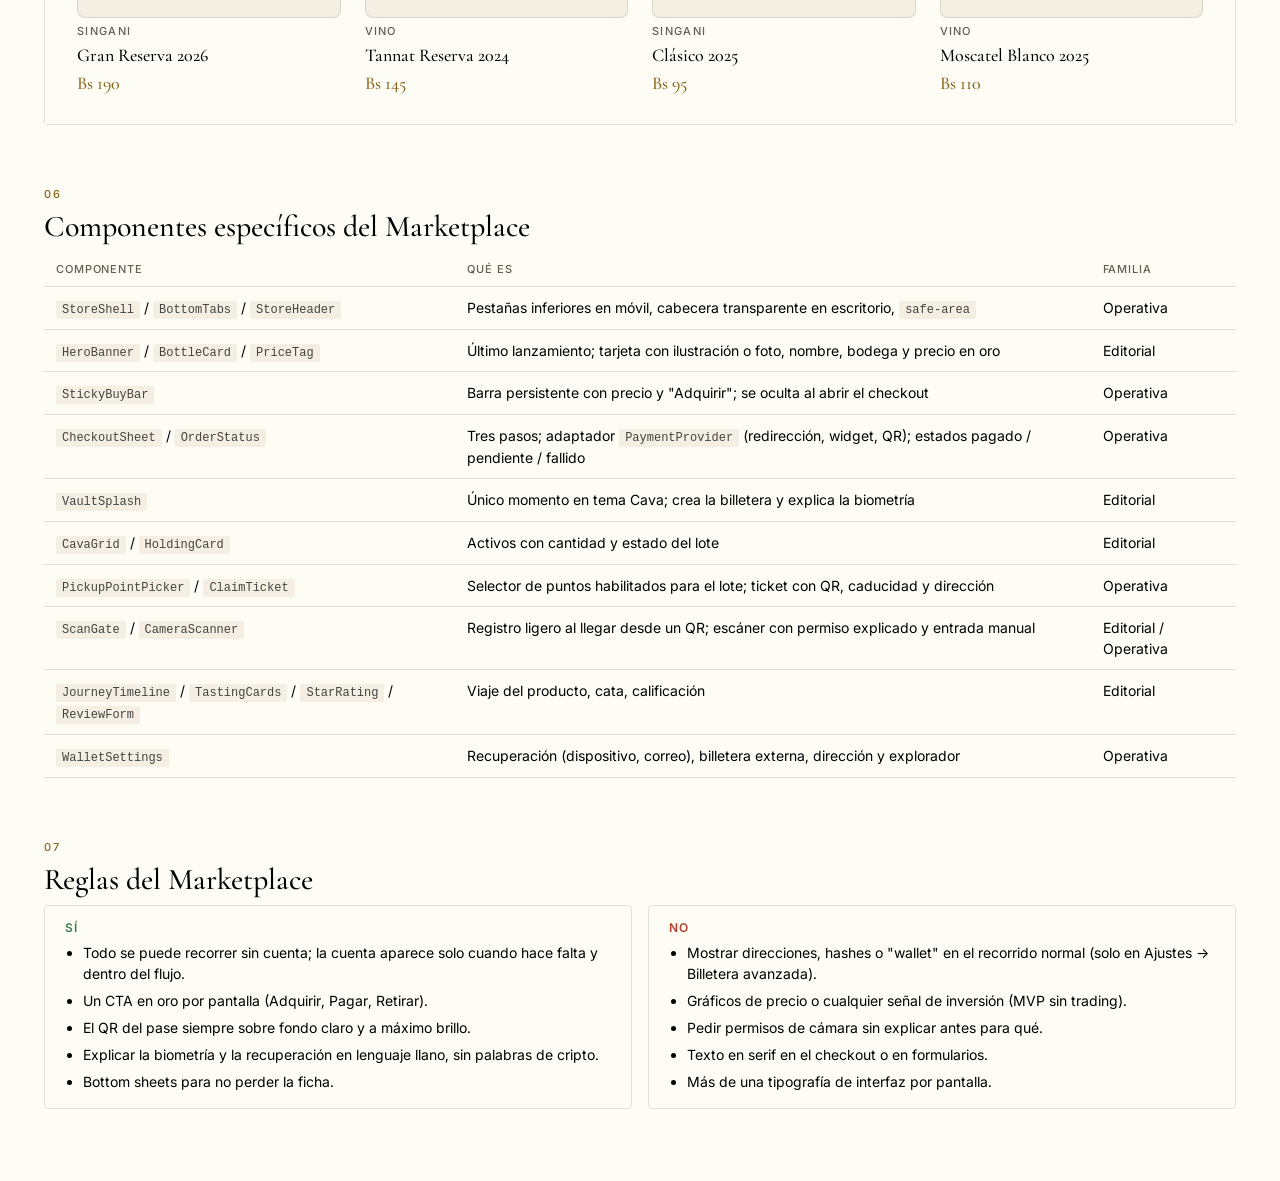
<file: design-system/02-marketplace.html>
<!doctype html>
<html lang="es" data-theme="oro">
<head>
<meta charset="utf-8">
<meta name="viewport" content="width=device-width, initial-scale=1">
<title>Marketplace · Sistema de diseño Drinks on Chain</title>
<link rel="stylesheet" href="tokens.css">
<link rel="stylesheet" href="ui.css">
<link rel="stylesheet" href="showcase.css">
<style>
  .screen-pad { padding: 8px 20px 20px; overflow: hidden; height: 100%; }
  .hero-banner { position:relative; border-radius: var(--doc-radius-lg); overflow:hidden; background: linear-gradient(160deg, var(--doc-paper-2), var(--doc-paper-3)); padding: 22px 18px; min-height: 200px; display:grid; align-content:end; gap:6px; }
  .hero-banner::before { content:""; position:absolute; inset:0; background: repeating-linear-gradient(120deg, rgba(0,0,0,.05) 0 1px, transparent 1px 7px); }
  .hero-banner > * { position:relative; }
  .hero-banner h2 { margin:0; font:500 var(--doc-text-2xl)/1.15 var(--doc-font-display); }
  .grid2 { display:grid; grid-template-columns:1fr 1fr; gap:16px; margin-top:20px; }
  .pdp-art { height:300px; background: linear-gradient(180deg, var(--doc-paper-1), var(--doc-paper-3)); display:grid; place-items:center; border-bottom:1px solid var(--doc-border); }
  .pdp-art svg { width:70px; }
  .pdp-body { padding:18px 20px 90px; display:grid; gap:12px; font-family: var(--doc-font-text); }
  .pdp-body h1 { margin:0; font:500 var(--doc-text-3xl)/1.1 var(--doc-font-display); }
  .pdp-body .meta { font-size:var(--doc-text-sm); color:var(--doc-fg-muted); }
  .pdp-body p { margin:0; font-size:var(--doc-text-md); line-height:1.5; }
  .specs { display:grid; grid-template-columns:repeat(3,1fr); gap:8px; font-family:var(--doc-font-ui); }
  .specs div { border-top:1px solid var(--doc-border); padding-top:8px; font-size:var(--doc-text-xs); color:var(--doc-fg-subtle); }
  .specs strong { display:block; color:var(--doc-fg); font-size:var(--doc-text-sm); font-weight:500; }
  .cava-grid { display:grid; grid-template-columns:1fr 1fr; gap:14px; }
  .holding { display:grid; gap:6px; }
  .holding .art { aspect-ratio:1; border-radius:var(--doc-radius-lg); border:1px solid var(--doc-border); background:var(--doc-bg-sunken); display:grid; place-items:center; position:relative; }
  .holding .art svg { width:34px; }
  .holding .qty { position:absolute; top:8px; right:8px; }
  .holding .name { font:500 var(--doc-text-md)/1.2 var(--doc-font-display); }
  .holding .meta { font:400 var(--doc-text-xs)/1.3 var(--doc-font-ui); color:var(--doc-fg-subtle); }
  .journey { padding: 0 20px 24px; font-family: var(--doc-font-text); }
  .journey .seal { display:flex; align-items:center; gap:10px; padding:12px 14px; border:1px solid var(--doc-success); border-radius:var(--doc-radius-md); background:var(--doc-success-soft); font:500 var(--doc-text-sm)/1.3 var(--doc-font-ui); }
  .gate { position:absolute; inset:0; background: linear-gradient(180deg, rgba(21,18,15,.15), rgba(21,18,15,.85)), var(--doc-paper-3); display:grid; align-content:end; padding:24px 20px; color:var(--doc-cream-0); gap:12px; }
  .gate h2 { margin:0; font:500 var(--doc-text-3xl)/1.1 var(--doc-font-display); color:#fff; }
  .gate .doc-input { background: rgba(255,255,255,.96); color: #000; border-color: transparent; }
  .vault { position:absolute; inset:0; display:grid; place-items:center; text-align:center; padding:24px; background: var(--doc-cava-0); color: var(--doc-cream-0); }
  .vault .ring { width:120px; height:120px; border-radius:50%; border:1px solid var(--doc-gold-300); display:grid; place-items:center; margin:0 auto 20px; position:relative; }
  .vault .ring::before { content:""; position:absolute; inset:14px; border-radius:50%; border:1px dashed var(--doc-gold-300); animation: spin 8s linear infinite; }
  @keyframes spin { to { transform: rotate(360deg); } }
  .vault h2 { margin:0 0 8px; font:500 var(--doc-text-2xl)/1.15 var(--doc-font-display); }
  .desktop-head { display:flex; align-items:center; justify-content:space-between; padding:18px 32px; border-bottom:1px solid var(--doc-border); }
  .desktop-head nav { display:flex; gap:28px; }
  .stars { color: var(--doc-accent); letter-spacing: 4px; font-size: 22px; }
</style>
</head>
<body class="doc-ui">
<nav class="sc-nav">
  <span class="doc-wordmark">Drinks <em>on</em> Chain</span>
  <a href="00-fundamentos.html">Fundamentos</a>
  <a href="01-erp.html">ERP</a>
  <a href="02-marketplace.html" aria-current="page">Marketplace</a>
  <a href="03-backoffice.html">Backoffice</a>
  <a href="04-pos.html">POS</a>
</nav>

<main class="sc-page">
  <header class="sc-hero">
    <p class="doc-eyebrow">Sistema 2 · app. · mobile-first · PWA</p>
    <h1>Marketplace, visor QR y cava</h1>
    <p>E-commerce de lujo con tono de club. El escaparate, la ficha, la cava y el visor pertenecen a la <strong>familia editorial</strong> (Cormorant + EB Garamond, fotografías con marco, mucho aire); el checkout, el pase de retiro, el perfil y los ajustes son <strong>operativos</strong> (Inter, pasos claros). Navegación libre sin cuenta; la cuenta y la billetera nacen al comprar o al pulsar "Entrar". Solo español en el MVP, con diccionario desde el día uno.</p>
  </header>

  <section class="sc-section">
    <h2><small>01</small>Tema y densidad</h2>
    <table class="sc-spec">
      <thead><tr><th>Aspecto</th><th>Valor</th><th>Motivo</th></tr></thead>
      <tbody>
        <tr><td>Tema</td><td>Oro Líquido; Cava Reserva solo en el splash de bóveda y en la pantalla del pase cuando se muestra al cajero (brillo máximo, QR sobre fondo claro)</td><td>Identidad de marca; legibilidad del QR</td></tr>
        <tr><td>Tipografía</td><td>Editorial: Cormorant 30/24 px títulos, EB Garamond 16 px texto. Operativa: Inter 16 px, 14 px en ayudas</td><td>Dos familias según la tarea</td></tr>
        <tr><td>Layout</td><td>StoreShell: móvil con pestañas inferiores de 64 px (Inicio · Escáner · Cava · Perfil); escritorio con cabecera transparente (Catálogo · Mi Cava · Entrar)</td><td>Documento maestro</td></tr>
        <tr><td>Overlays</td><td>BottomSheet en móvil (checkout, detalle de activo, selector de punto); Modal en escritorio</td><td>No perder el contexto de compra</td></tr>
        <tr><td>Objetivos</td><td>≥ 44 px; CTA persistente de 48 px</td><td>Uso con una mano</td></tr>
        <tr><td>Anchos</td><td>375 y 768 de diseño; escritorio hasta 1200 px</td><td>La mayoría llega desde el teléfono</td></tr>
      </tbody>
    </table>
  </section>

  <!-- ============================================================ frames 1 -->
  <section class="sc-section">
    <h2><small>02</small>Escaparate · Ficha de producto · Checkout</h2>
    <p class="lead">Grid con aire, tarjeta de botella con precio en oro, ficha con imagen pegajosa y barra de compra persistente; el checkout se abre en un bottom sheet de tres pasos sin abandonar la ficha.</p>
    <div class="sc-frames">
      <figure class="sc-fig">
        <div class="doc-phone">
          <div class="status"><span>9:41</span><span>●●● ▲ ▮</span></div>
          <div class="screen doc-editorial">
            <div class="doc-storehead"><span class="doc-wordmark">Drinks <em>on</em> Chain</span><button class="doc-btn doc-btn--secondary doc-btn--sm" style="font-family:var(--doc-font-ui)">Entrar</button></div>
            <div class="screen-pad">
              <div class="hero-banner"><span class="doc-badge doc-badge--accent" style="justify-self:start">Nuevo lanzamiento</span><h2>Singani Gran Reserva 2026</h2><span style="font-size:var(--doc-text-sm);color:var(--doc-fg-muted)">Cinti Viejo · Valle de Cinti · 2.350 m</span></div>
              <div class="grid2">
                <a class="doc-bottlecard" href="#"><div class="art"><svg class="doc-bottle" viewBox="0 0 40 120"><path d="M16 4h8v18c0 4 8 8 8 16v70c0 4-2 8-6 8H14c-4 0-6-4-6-8V38c0-8 8-12 8-16z"/><path class="gold" d="M10 60h20M10 78h20"/></svg></div><span class="kind">Singani</span><span class="name">Gran Reserva 2026</span><span class="meta">Cinti Viejo · Camargo</span><span class="doc-price">Bs 190<small>· preventa</small></span></a>
                <a class="doc-bottlecard" href="#"><div class="art"><svg class="doc-bottle" viewBox="0 0 40 120"><path d="M15 4h10v20c0 6 7 10 7 18v66c0 4-2 8-6 8H14c-4 0-6-4-6-8V42c0-8 7-12 7-18z"/><path class="gold" d="M10 62h20M10 80h20"/></svg></div><span class="kind">Vino</span><span class="name">Tannat Reserva 2024</span><span class="meta">Altos de Calamuchita</span><span class="doc-price">Bs 145<small>· listo</small></span></a>
                <a class="doc-bottlecard" href="#"><div class="art"><svg class="doc-bottle" viewBox="0 0 40 120"><path d="M16 4h8v18c0 4 8 8 8 16v70c0 4-2 8-6 8H14c-4 0-6-4-6-8V38c0-8 8-12 8-16z"/><path class="gold" d="M10 60h20"/></svg></div><span class="kind">Singani</span><span class="name">Clásico 2025</span><span class="meta">Cinti Viejo</span><span class="doc-price">Bs 95</span></a>
                <a class="doc-bottlecard" href="#"><div class="art"><svg class="doc-bottle" viewBox="0 0 40 120"><path d="M15 4h10v20c0 6 7 10 7 18v66c0 4-2 8-6 8H14c-4 0-6-4-6-8V42c0-8 7-12 7-18z"/><path class="gold" d="M10 62h20"/></svg></div><span class="kind">Vino</span><span class="name">Moscatel Blanco 2025</span><span class="meta">Altos de Calamuchita</span><span class="doc-price">Bs 110</span></a>
              </div>
            </div>
          </div>
          <nav class="tabs">
            <a href="#" aria-current="page"><svg viewBox="0 0 24 24"><path d="M3 11l9-8 9 8v10H3z"/></svg>Inicio</a>
            <a href="#"><svg viewBox="0 0 24 24"><path d="M4 8V4h4M16 4h4v4M20 16v4h-4M8 20H4v-4M8 12h8"/></svg>Escáner</a>
            <a href="#"><svg viewBox="0 0 24 24"><path d="M9 3h6v4c0 2 3 3 3 6v8H6v-8c0-3 3-4 3-6z"/></svg>Cava</a>
            <a href="#"><svg viewBox="0 0 24 24"><circle cx="12" cy="8" r="4"/><path d="M4 21c0-4 4-6 8-6s8 2 8 6"/></svg>Perfil</a>
          </nav>
        </div>
        <figcaption>2.1 Escaparate. Hero del último lanzamiento y grid de BottleCard. Sin cuenta.</figcaption>
      </figure>

      <figure class="sc-fig">
        <div class="doc-phone doc-phone--noTabs">
          <div class="status"><span>9:42</span><span>●●● ▲ ▮</span></div>
          <div class="screen">
            <div class="pdp-art"><svg class="doc-bottle" viewBox="0 0 40 120"><path d="M16 4h8v18c0 4 8 8 8 16v70c0 4-2 8-6 8H14c-4 0-6-4-6-8V38c0-8 8-12 8-16z"/><path class="gold" d="M10 60h20M10 78h20"/></svg></div>
            <div class="pdp-body">
              <span class="doc-eyebrow" style="font-size:var(--doc-text-xs)">Singani · D.O. · Valle de Cinti</span>
              <h1>Gran Reserva 2026</h1>
              <span class="meta">Destilería Cinti Viejo · Camargo · 2.350 m</span>
              <div class="specs"><div><strong>2.200</strong>botellas</div><div><strong>6 meses</strong>reposo</div><div><strong>40 % vol</strong>ajustado</div></div>
              <p>Moscatel de Alejandría destilado en alambique de cobre. Mil quinientos litros de corazón al sesenta por ciento, seis meses de reposo en acero. Notas de uva fresca, jazmín y cáscara de naranja.</p>
              <a class="doc-textlink" href="#">Ver la trazabilidad del lote</a>
            </div>
            <div class="doc-buybar"><div><span class="doc-price" style="font-size:var(--doc-text-2xl)">Bs 190</span><div class="doc-subtle" style="font-size:var(--doc-text-xs)">precio de bodega · retiro desde octubre</div></div><button class="doc-btn doc-btn--primary doc-btn--lg">Adquirir</button></div>
          </div>
        </div>
        <figcaption>2.2 Ficha de producto con StickyBuyBar. "Adquirir" abre el checkout; si no hay cuenta, la pantalla "Entrar" se abre dentro del flujo.</figcaption>
      </figure>

      <figure class="sc-fig">
        <div class="doc-phone doc-phone--noTabs">
          <div class="status"><span>9:43</span><span>●●● ▲ ▮</span></div>
          <div class="screen">
            <div class="pdp-art" style="filter:brightness(.6)"></div>
            <div class="doc-overlay-stage" style="position:absolute;inset:0;border-radius:0">
              <div class="doc-sheet" style="height:78%">
                <header style="padding-top:22px"><h3>Adquirir</h3><button class="doc-iconbtn" aria-label="Cerrar">×</button></header>
                <div class="body sc-stack" style="gap:18px">
                  <ol class="doc-stepper"><li class="done" data-step="1">Cantidad</li><li aria-current="step" data-step="2">Pago</li><li data-step="3">Listo</li></ol>
                  <div class="doc-card" style="display:flex;justify-content:space-between;align-items:center;padding:12px 14px"><div><strong>Gran Reserva 2026</strong><div class="doc-subtle" style="font-size:var(--doc-text-xs)">2 botellas · retiro en Licorería La Cava</div></div><span class="doc-price">Bs 380</span></div>
                  <div class="sc-stack" style="gap:10px">
                    <label class="doc-card doc-card--selected" style="display:flex;gap:12px;align-items:center;padding:12px 14px;cursor:pointer"><input type="radio" checked style="accent-color:var(--doc-accent)"><div><strong style="font-size:var(--doc-text-sm)">Tarjeta de débito o crédito</strong><div class="doc-subtle" style="font-size:var(--doc-text-xs)">Pasarela del banco · formulario seguro</div></div></label>
                    <label class="doc-card" style="display:flex;gap:12px;align-items:center;padding:12px 14px;cursor:pointer"><input type="radio" style="accent-color:var(--doc-accent)"><div><strong style="font-size:var(--doc-text-sm)">QR bancario</strong><div class="doc-subtle" style="font-size:var(--doc-text-xs)">Escanea con la app de tu banco</div></div></label>
                  </div>
                  <p class="doc-subtle" style="font-size:var(--doc-text-xs);margin:0">Nunca vemos los datos de tu tarjeta. El pago se procesa en la pasarela del banco.</p>
                </div>
                <footer><button class="doc-btn doc-btn--primary doc-btn--lg doc-btn--block">Pagar Bs 380</button></footer>
              </div>
            </div>
          </div>
        </div>
        <figcaption>2.3 CheckoutSheet en tres pasos con PaymentProvider (tarjeta, QR). El estado tras pagar: "Reservando tus botellas…" → confirmación.</figcaption>
      </figure>
    </div>
  </section>

  <!-- ============================================================ frames 2 -->
  <section class="sc-section">
    <h2><small>03</small>Entrar · Bóveda · Mi Cava · Pase de retiro</h2>
    <p class="lead">Una sola pantalla para crear cuenta o iniciar sesión. El splash de bóveda es el único momento oscuro: mientras se crea la billetera con la biometría del dispositivo. La cava muestra las botellas como activos; el pase es un ticket con QR grande y caducidad en días.</p>
    <div class="sc-frames">
      <figure class="sc-fig">
        <div class="doc-phone doc-phone--noTabs">
          <div class="status" style="color:#fff;position:relative;z-index:2"><span>9:44</span><span>●●● ▲ ▮</span></div>
          <div class="screen">
            <div class="gate">
              <p class="doc-eyebrow" style="color:var(--doc-gold-300);margin:0">Únete a la tribu</p>
              <h2>Tu cava digital en menos de un minuto.</h2>
              <input class="doc-input doc-input--lg" placeholder="Número de teléfono">
              <input class="doc-input doc-input--lg" placeholder="Correo electrónico">
              <button class="doc-btn doc-btn--primary doc-btn--lg doc-btn--block">Continuar</button>
              <div class="sc-grid sc-grid--2" style="gap:8px"><button class="doc-btn doc-btn--secondary" style="color:#fff;border-color:rgba(255,255,255,.5)">G · Google</button><button class="doc-btn doc-btn--secondary" style="color:#fff;border-color:rgba(255,255,255,.5)"> · Apple</button></div>
              <p style="margin:0;font-size:var(--doc-text-xs);color:var(--doc-cream-1)">¿Ya tienes cuenta? <u>Inicia sesión</u> · Al continuar aceptas los términos.</p>
            </div>
          </div>
        </div>
        <figcaption>1.1 "Entrar": crear cuenta o iniciar sesión en la misma pantalla. También es el ScanGate cuando se llega desde el QR de una botella.</figcaption>
      </figure>

      <figure class="sc-fig">
        <div class="doc-phone doc-phone--noTabs" data-theme="cava">
          <div class="status" style="position:relative;z-index:2"><span>9:44</span><span>●●● ▲ ▮</span></div>
          <div class="screen">
            <div class="vault">
              <div>
                <div class="ring"><span style="font-size:40px">🔒</span></div>
                <h2>Preparando tu cava digital…</h2>
                <p style="margin:0 0 24px;font-size:var(--doc-text-sm);color:var(--doc-cream-1);font-family:var(--doc-font-text)">Confirma con tu huella o tu rostro. Así proteges tus botellas sin contraseñas ni frases que recordar.</p>
                <div class="doc-progress" style="background:var(--doc-cava-3)"><span style="width:70%"></span></div>
                <p style="margin:12px 0 0;font-size:var(--doc-text-xs);color:var(--doc-cream-2)">Creando tu billetera en la red Stellar</p>
              </div>
            </div>
          </div>
        </div>
        <figcaption>1.2 VaultSplash. Llama a <code class="sc-code">createWallet()</code>; si el dispositivo no soporta passkeys, crea una cuenta gestionada con la misma pantalla de éxito.</figcaption>
      </figure>

      <figure class="sc-fig">
        <div class="doc-phone">
          <div class="status"><span>9:50</span><span>●●● ▲ ▮</span></div>
          <div class="screen doc-editorial">
            <div class="doc-storehead"><span class="doc-eyebrow" style="font-size:var(--doc-text-xs)">Mi cava</span><span class="doc-badge doc-badge--success">Verificado en la red</span></div>
            <div class="screen-pad">
              <h1 class="doc-display" style="font-size:var(--doc-text-3xl);margin:0 0 4px">Hola, María</h1>
              <p class="doc-muted" style="margin:0 0 18px;font-size:var(--doc-text-sm)">3 botellas en custodia · 1 pase activo</p>
              <div class="cava-grid">
                <a class="holding" href="#"><div class="art"><span class="doc-badge doc-badge--accent doc-badge--strong doc-badge--nodot qty">×2</span><svg class="doc-bottle" viewBox="0 0 40 120"><path d="M16 4h8v18c0 4 8 8 8 16v70c0 4-2 8-6 8H14c-4 0-6-4-6-8V38c0-8 8-12 8-16z"/><path class="gold" d="M10 60h20M10 78h20"/></svg></div><span class="name">Gran Reserva 2026</span><span class="meta">Cinti Viejo · <span class="doc-gold">listo para retirar</span></span></a>
                <a class="holding" href="#"><div class="art"><span class="doc-badge doc-badge--accent doc-badge--strong doc-badge--nodot qty">×1</span><svg class="doc-bottle" viewBox="0 0 40 120"><path d="M15 4h10v20c0 6 7 10 7 18v66c0 4-2 8-6 8H14c-4 0-6-4-6-8V42c0-8 7-12 7-18z"/><path class="gold" d="M10 62h20"/></svg></div><span class="name">Tannat Reserva 2024</span><span class="meta">Altos de Calamuchita · en crianza · 38 días</span></a>
              </div>
              <div class="doc-card doc-card--lg" style="margin-top:18px;font-family:var(--doc-font-ui)"><div class="sc-row" style="justify-content:space-between"><div><strong style="font-size:var(--doc-text-sm)">Pase activo · Licorería La Cava</strong><div class="doc-subtle" style="font-size:var(--doc-text-xs)">2 × Gran Reserva 2026 · caduca en 6 días</div></div><button class="doc-btn doc-btn--secondary doc-btn--sm">Mostrar</button></div></div>
              <div class="doc-alert doc-alert--info" style="margin-top:14px;font-family:var(--doc-font-ui)"><span>ⓘ</span><div><strong>Protege tu cava</strong>Añade un correo de recuperación o un segundo dispositivo.</div></div>
            </div>
          </div>
          <nav class="tabs">
            <a href="#"><svg viewBox="0 0 24 24"><path d="M3 11l9-8 9 8v10H3z"/></svg>Inicio</a>
            <a href="#"><svg viewBox="0 0 24 24"><path d="M4 8V4h4M16 4h4v4M20 16v4h-4M8 20H4v-4M8 12h8"/></svg>Escáner</a>
            <a href="#" aria-current="page"><svg viewBox="0 0 24 24"><path d="M9 3h6v4c0 2 3 3 3 6v8H6v-8c0-3 3-4 3-6z"/></svg>Cava</a>
            <a href="#"><svg viewBox="0 0 24 24"><circle cx="12" cy="8" r="4"/><path d="M4 21c0-4 4-6 8-6s8 2 8 6"/></svg>Perfil</a>
          </nav>
        </div>
        <figcaption>3.1 Mi Cava: HoldingCard con cantidad, estado del lote (listo / en crianza) y el pase activo.</figcaption>
      </figure>

      <figure class="sc-fig">
        <div class="doc-phone doc-phone--noTabs">
          <div class="status"><span>18:12</span><span>●●● ▲ ▮</span></div>
          <div class="screen" style="background:var(--doc-bg-sunken);padding:14px 20px">
            <div class="sc-row" style="justify-content:space-between;margin-bottom:12px"><button class="doc-btn doc-btn--tertiary doc-btn--sm">‹ Cava</button><span class="doc-badge doc-badge--success">Pase activo</span></div>
            <div class="doc-ticket">
              <div class="top"><span class="doc-eyebrow" style="font-size:var(--doc-text-xs)">Pase de retiro</span><strong class="doc-display" style="font-size:var(--doc-text-2xl)">2 × Singani Gran Reserva 2026</strong><span class="doc-subtle" style="font-size:var(--doc-text-sm)">Cinti Viejo · Titular: María Fernández</span></div>
              <div class="qr"><div class="doc-qr"></div><span class="doc-subtle" style="font-size:var(--doc-text-xs);margin-top:10px">CLM-0005 · muéstralo en el mostrador</span></div>
              <div class="bottom"><div><strong style="color:var(--doc-fg)">Licorería La Cava</strong><br>Av. Domingo Paz 123, Tarija<br>Lun–Sáb 10:00–20:00</div><div style="text-align:right"><strong style="color:var(--doc-fg)">Caduca</strong><br>2 oct 2026<br>en 6 días</div></div>
            </div>
            <p class="doc-subtle" style="font-size:var(--doc-text-xs);text-align:center;margin:14px 0 0">También válido en Destilería Cinti Viejo (Camargo). El pase se anula al entregar las botellas.</p>
            <div class="sc-row" style="justify-content:center;margin-top:10px"><button class="doc-btn doc-btn--secondary doc-btn--sm">Cambiar punto</button><button class="doc-btn doc-btn--tertiary doc-btn--sm" style="color:var(--doc-danger)">Anular pase</button></div>
          </div>
        </div>
        <figcaption>3.2 ClaimTicket. QR grande sobre fondo claro, caducidad en días, punto elegido y alternativas habilitadas para el lote.</figcaption>
      </figure>
    </div>
  </section>

  <!-- ============================================================ visor -->
  <section class="sc-section">
    <h2><small>04</small>Visor QR · Viaje del producto y reviews</h2>
    <p class="lead">Tras el ScanGate, una sola página de scroll narrativo con los datos reales del ERP: sello de autenticidad, línea de tiempo, cata y brand story, y al final la calificación.</p>
    <div class="sc-frames">
      <figure class="sc-fig">
        <div class="doc-phone">
          <div class="status"><span>21:05</span><span>●●● ▲ ▮</span></div>
          <div class="screen doc-editorial" style="overflow:hidden">
            <div class="journey">
              <p class="doc-smallheading" style="margin:8px 0 0">Botella 0417 de 2.200</p>
              <span class="doc-headingsep" style="height:1.5rem;margin:8px auto"></span>
              <p class="doc-textheading" style="font-size:var(--doc-text-3xl);margin:0 0 16px">Gran Reserva 2026</p>
              <div class="seal">✓ Autenticidad verificada en la red Stellar · lote SGR26CINTI</div>
              <ol class="doc-timeline" style="margin-top:20px;font-family:var(--doc-font-ui)">
                <li class="done">Origen · Los Parrales, Valle de Cinti · 2.350 m<span class="when">Enero 2026 · Moscatel de Alejandría</span></li>
                <li class="done">Vendimia · 18.400 kg<span class="when">4 de marzo · Brix 23,4</span></li>
                <li class="done">Destilación · 1.500 L de corazón al 60 %<span class="when">15 de abril · alambique de cobre</span></li>
                <li class="done">Reposo en acero · 6 meses<span class="when">Hasta el 13 de octubre</span></li>
                <li class="done">Embotellado · 2.200 botellas a 40 %<span class="when">20 de octubre</span></li>
              </ol>
              <div class="sc-grid sc-grid--3" style="gap:8px;margin-top:8px;font-family:var(--doc-font-ui)">
                <div class="doc-card" style="padding:10px;text-align:center"><span class="doc-label">Servir</span><strong style="display:block;font-size:var(--doc-text-lg)">8–10 °C</strong></div>
                <div class="doc-card" style="padding:10px;text-align:center"><span class="doc-label">Notas</span><strong style="display:block;font-size:var(--doc-text-sm)">Jazmín, uva, naranja</strong></div>
                <div class="doc-card" style="padding:10px;text-align:center"><span class="doc-label">Maridaje</span><strong style="display:block;font-size:var(--doc-text-sm)">Queso de cabra</strong></div>
              </div>
            </div>
          </div>
          <nav class="tabs">
            <a href="#"><svg viewBox="0 0 24 24"><path d="M3 11l9-8 9 8v10H3z"/></svg>Inicio</a>
            <a href="#" aria-current="page"><svg viewBox="0 0 24 24"><path d="M4 8V4h4M16 4h4v4M20 16v4h-4M8 20H4v-4M8 12h8"/></svg>Escáner</a>
            <a href="#"><svg viewBox="0 0 24 24"><path d="M9 3h6v4c0 2 3 3 3 6v8H6v-8c0-3 3-4 3-6z"/></svg>Cava</a>
            <a href="#"><svg viewBox="0 0 24 24"><circle cx="12" cy="8" r="4"/><path d="M4 21c0-4 4-6 8-6s8 2 8 6"/></svg>Perfil</a>
          </nav>
        </div>
        <figcaption>4.2–4.3 JourneyTimeline con datos del lote y TastingCards. Fotografías y vídeo de la familia productora entre secciones.</figcaption>
      </figure>
      <figure class="sc-fig">
        <div class="doc-card doc-card--lg" style="width:375px;padding:24px">
          <span class="sc-cap">4.4 ReviewForm</span>
          <p class="doc-display" style="font-size:var(--doc-text-2xl);margin:0 0 6px">¿Cómo fue la experiencia?</p>
          <p class="doc-muted" style="font-size:var(--doc-text-sm);margin:0 0 14px;font-family:var(--doc-font-text)">Tu calificación ayuda a la bodega y a la tribu.</p>
          <div class="stars">★★★★★</div>
          <textarea class="doc-textarea" style="margin-top:14px" placeholder="Notas de cata, con qué lo acompañaste… (opcional)"></textarea>
          <button class="doc-btn doc-btn--primary doc-btn--lg doc-btn--block" style="margin-top:14px">Enviar calificación</button>
        </div>
        <figcaption>Aparece al final del visor y tras completar un retiro.</figcaption>
      </figure>
    </div>
  </section>

  <!-- ============================================================ desktop -->
  <section class="sc-section">
    <h2><small>05</small>Escritorio · cabecera transparente</h2>
    <div class="sc-demo" style="padding:0">
      <div class="desktop-head doc-editorial"><span class="doc-wordmark" style="font-size:var(--doc-text-lg)">Drinks <em>on</em> Chain</span><nav><a class="doc-textlink" href="#" aria-current="true">Catálogo</a><a class="doc-textlink" href="#">Bodegas</a><a class="doc-textlink" href="#">Mi cava</a></nav><div class="sc-row"><button class="doc-iconbtn" aria-label="Escanear">▣</button><button class="doc-btn doc-btn--secondary" style="font-family:var(--doc-font-ui)">Entrar</button></div></div>
      <div style="display:grid;grid-template-columns:repeat(4,1fr);gap:24px;padding:32px;max-width:1200px;margin:0 auto" class="doc-editorial">
        <a class="doc-bottlecard" href="#"><div class="art"><svg class="doc-bottle" viewBox="0 0 40 120" style="width:56px"><path d="M16 4h8v18c0 4 8 8 8 16v70c0 4-2 8-6 8H14c-4 0-6-4-6-8V38c0-8 8-12 8-16z"/></svg></div><span class="kind">Singani</span><span class="name">Gran Reserva 2026</span><span class="doc-price">Bs 190</span></a>
        <a class="doc-bottlecard" href="#"><div class="art"><svg class="doc-bottle" viewBox="0 0 40 120" style="width:56px"><path d="M15 4h10v20c0 6 7 10 7 18v66c0 4-2 8-6 8H14c-4 0-6-4-6-8V42c0-8 7-12 7-18z"/></svg></div><span class="kind">Vino</span><span class="name">Tannat Reserva 2024</span><span class="doc-price">Bs 145</span></a>
        <a class="doc-bottlecard" href="#"><div class="art"><svg class="doc-bottle" viewBox="0 0 40 120" style="width:56px"><path d="M16 4h8v18c0 4 8 8 8 16v70c0 4-2 8-6 8H14c-4 0-6-4-6-8V38c0-8 8-12 8-16z"/></svg></div><span class="kind">Singani</span><span class="name">Clásico 2025</span><span class="doc-price">Bs 95</span></a>
        <a class="doc-bottlecard" href="#"><div class="art"><svg class="doc-bottle" viewBox="0 0 40 120" style="width:56px"><path d="M15 4h10v20c0 6 7 10 7 18v66c0 4-2 8-6 8H14c-4 0-6-4-6-8V42c0-8 7-12 7-18z"/></svg></div><span class="kind">Vino</span><span class="name">Moscatel Blanco 2025</span><span class="doc-price">Bs 110</span></a>
      </div>
    </div>
  </section>

  <!-- ============================================================ componentes -->
  <section class="sc-section">
    <h2><small>06</small>Componentes específicos del Marketplace</h2>
    <table class="sc-spec">
      <thead><tr><th>Componente</th><th>Qué es</th><th>Familia</th></tr></thead>
      <tbody>
        <tr><td><code>StoreShell</code> / <code>BottomTabs</code> / <code>StoreHeader</code></td><td>Pestañas inferiores en móvil, cabecera transparente en escritorio, <code>safe-area</code></td><td>Operativa</td></tr>
        <tr><td><code>HeroBanner</code> / <code>BottleCard</code> / <code>PriceTag</code></td><td>Último lanzamiento; tarjeta con ilustración o foto, nombre, bodega y precio en oro</td><td>Editorial</td></tr>
        <tr><td><code>StickyBuyBar</code></td><td>Barra persistente con precio y "Adquirir"; se oculta al abrir el checkout</td><td>Operativa</td></tr>
        <tr><td><code>CheckoutSheet</code> / <code>OrderStatus</code></td><td>Tres pasos; adaptador <code>PaymentProvider</code> (redirección, widget, QR); estados pagado / pendiente / fallido</td><td>Operativa</td></tr>
        <tr><td><code>VaultSplash</code></td><td>Único momento en tema Cava; crea la billetera y explica la biometría</td><td>Editorial</td></tr>
        <tr><td><code>CavaGrid</code> / <code>HoldingCard</code></td><td>Activos con cantidad y estado del lote</td><td>Editorial</td></tr>
        <tr><td><code>PickupPointPicker</code> / <code>ClaimTicket</code></td><td>Selector de puntos habilitados para el lote; ticket con QR, caducidad y dirección</td><td>Operativa</td></tr>
        <tr><td><code>ScanGate</code> / <code>CameraScanner</code></td><td>Registro ligero al llegar desde un QR; escáner con permiso explicado y entrada manual</td><td>Editorial / Operativa</td></tr>
        <tr><td><code>JourneyTimeline</code> / <code>TastingCards</code> / <code>StarRating</code> / <code>ReviewForm</code></td><td>Viaje del producto, cata, calificación</td><td>Editorial</td></tr>
        <tr><td><code>WalletSettings</code></td><td>Recuperación (dispositivo, correo), billetera externa, dirección y explorador</td><td>Operativa</td></tr>
      </tbody>
    </table>
  </section>

  <section class="sc-section">
    <h2><small>07</small>Reglas del Marketplace</h2>
    <div class="sc-dos">
      <div class="do"><h4>Sí</h4><ul><li>Todo se puede recorrer sin cuenta; la cuenta aparece solo cuando hace falta y dentro del flujo.</li><li>Un CTA en oro por pantalla (Adquirir, Pagar, Retirar).</li><li>El QR del pase siempre sobre fondo claro y a máximo brillo.</li><li>Explicar la biometría y la recuperación en lenguaje llano, sin palabras de cripto.</li><li>Bottom sheets para no perder la ficha.</li></ul></div>
      <div class="dont"><h4>No</h4><ul><li>Mostrar direcciones, hashes o "wallet" en el recorrido normal (solo en Ajustes → Billetera avanzada).</li><li>Gráficos de precio o cualquier señal de inversión (MVP sin trading).</li><li>Pedir permisos de cámara sin explicar antes para qué.</li><li>Texto en serif en el checkout o en formularios.</li><li>Más de una tipografía de interfaz por pantalla.</li></ul></div>
    </div>
  </section>
</main>
</body>
</html>
</file>
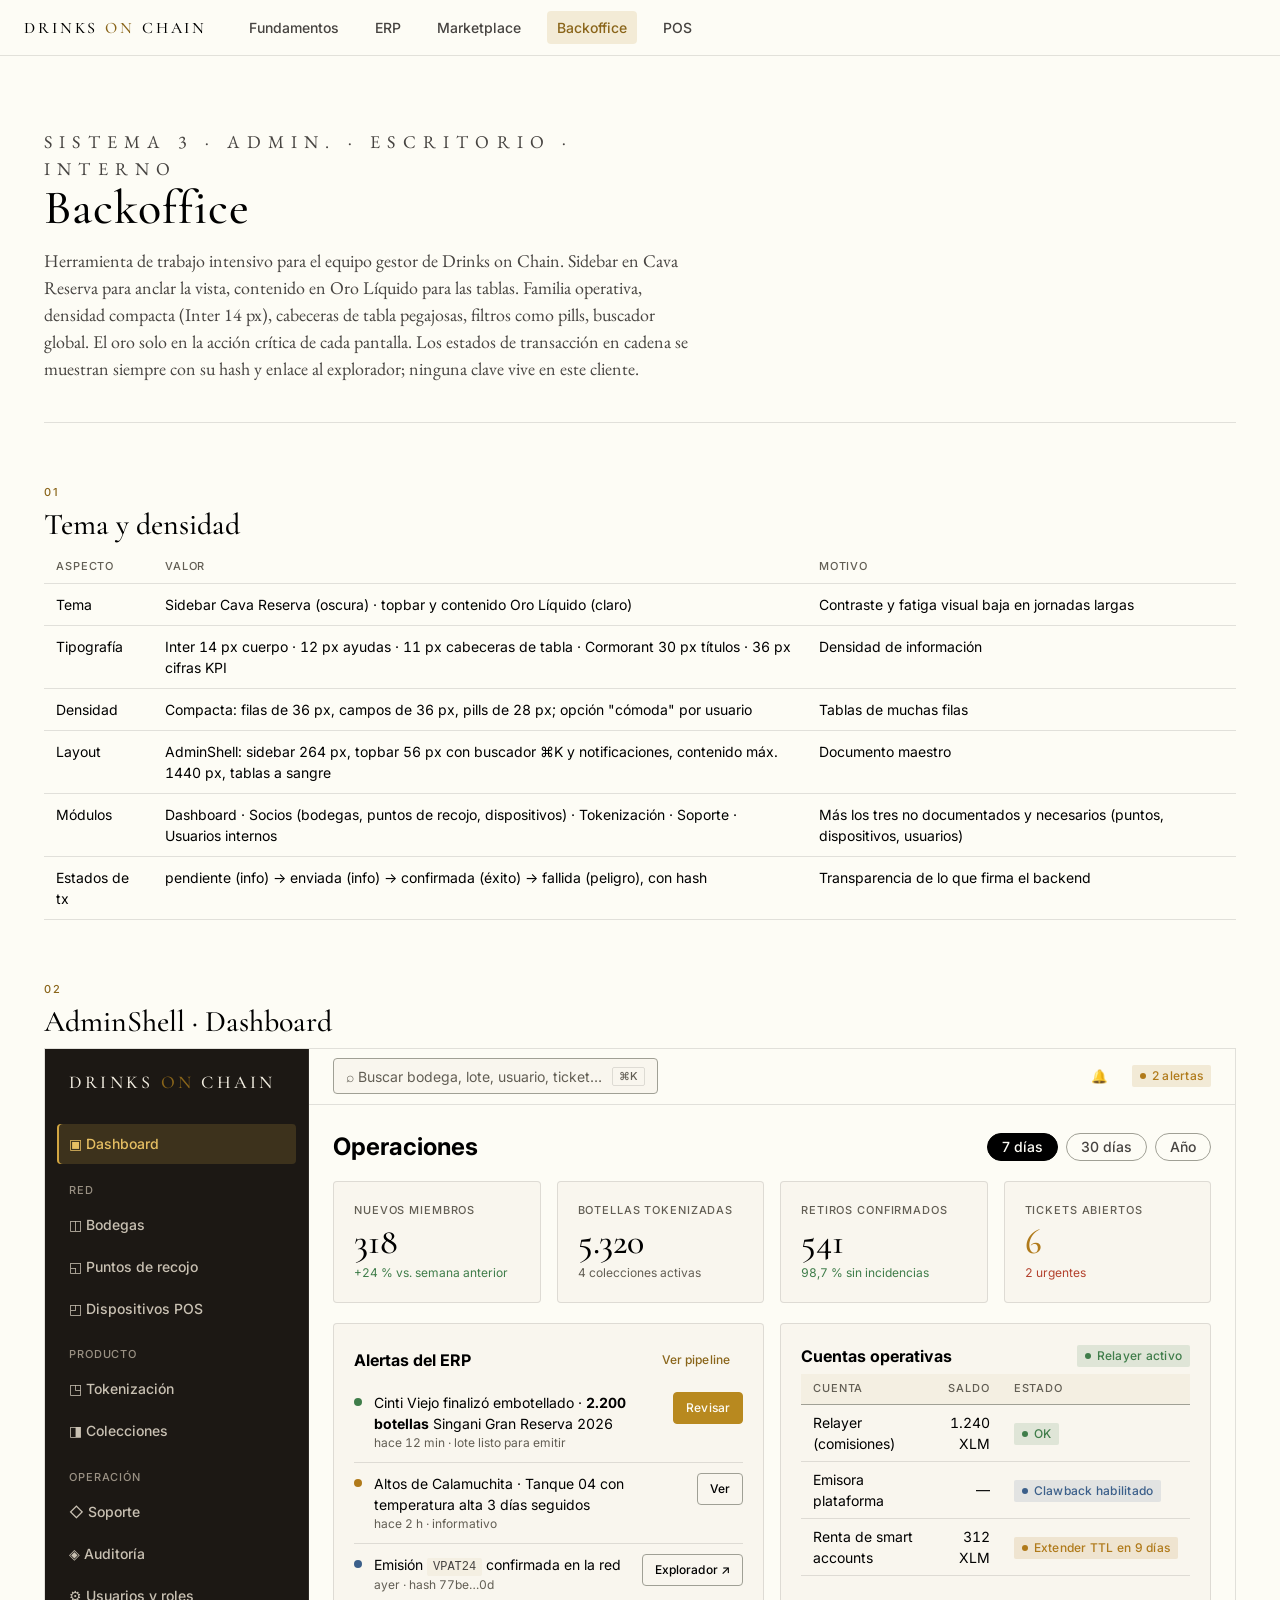
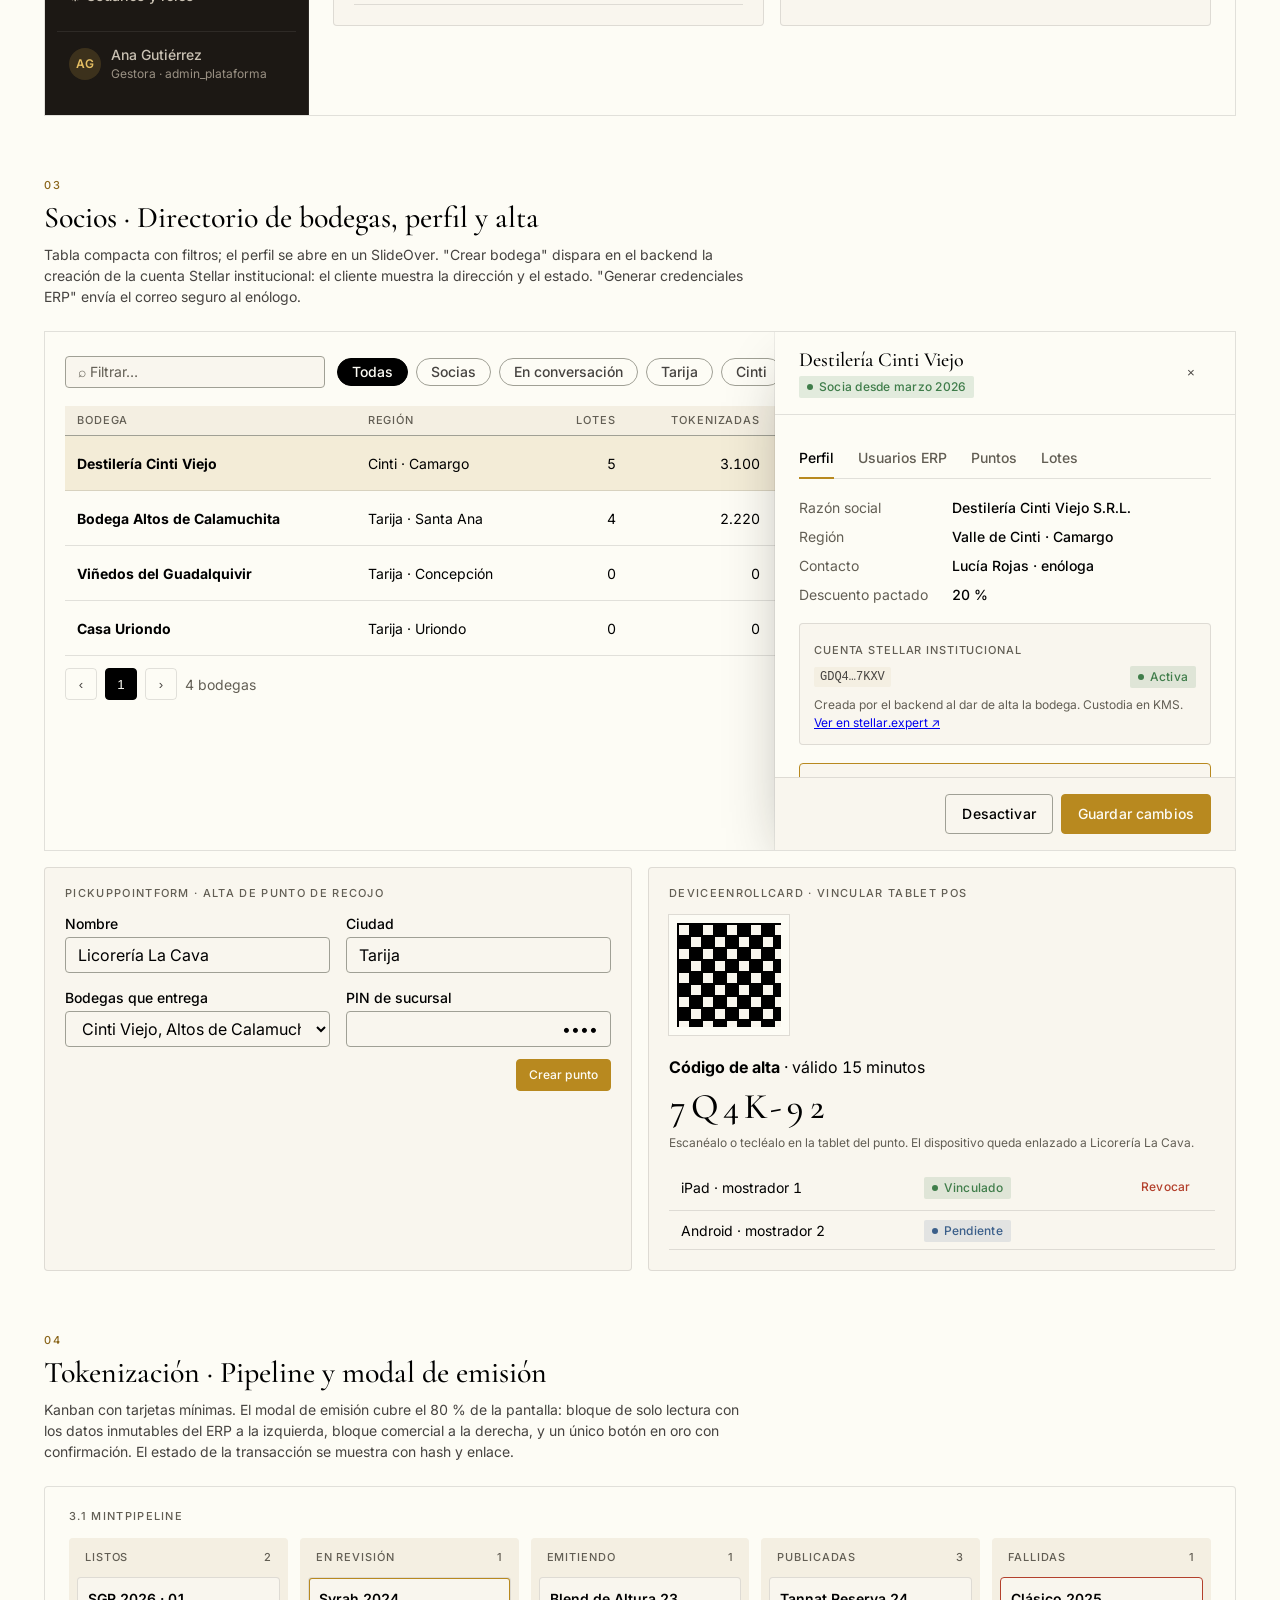
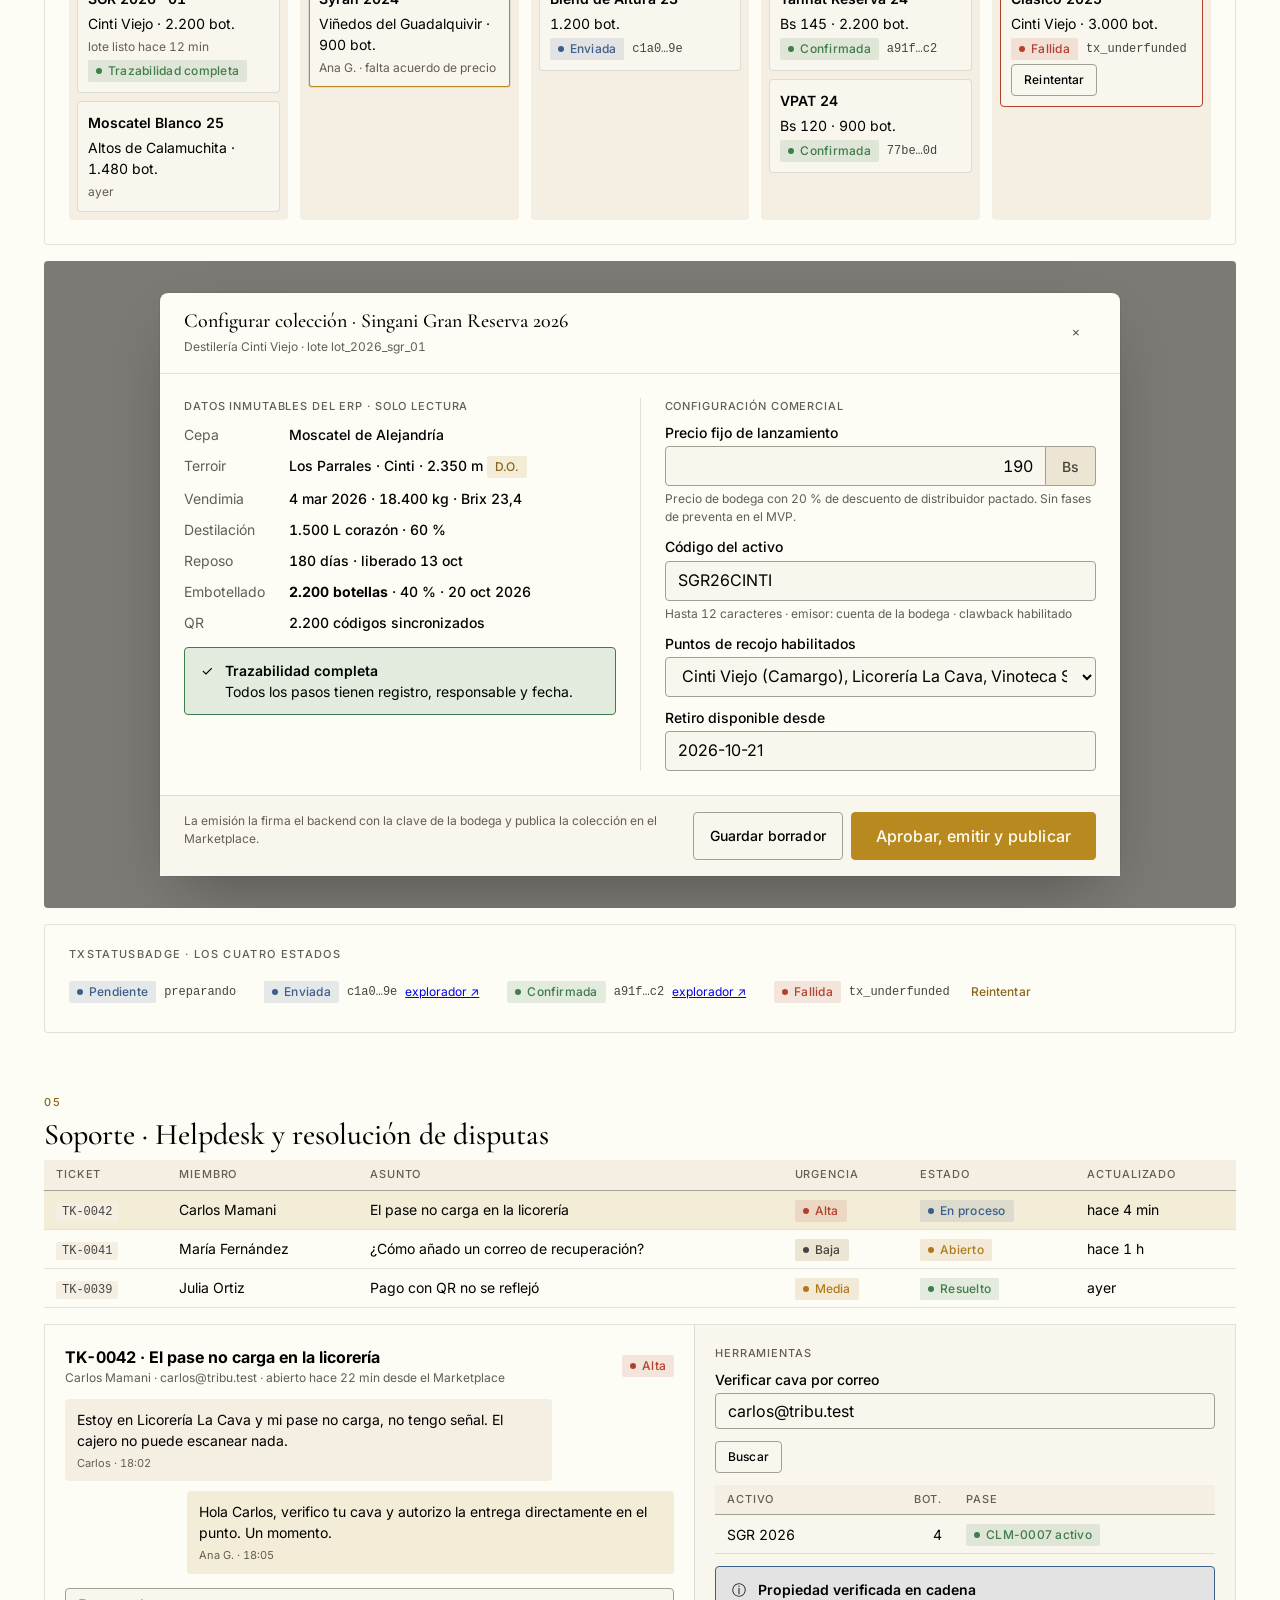
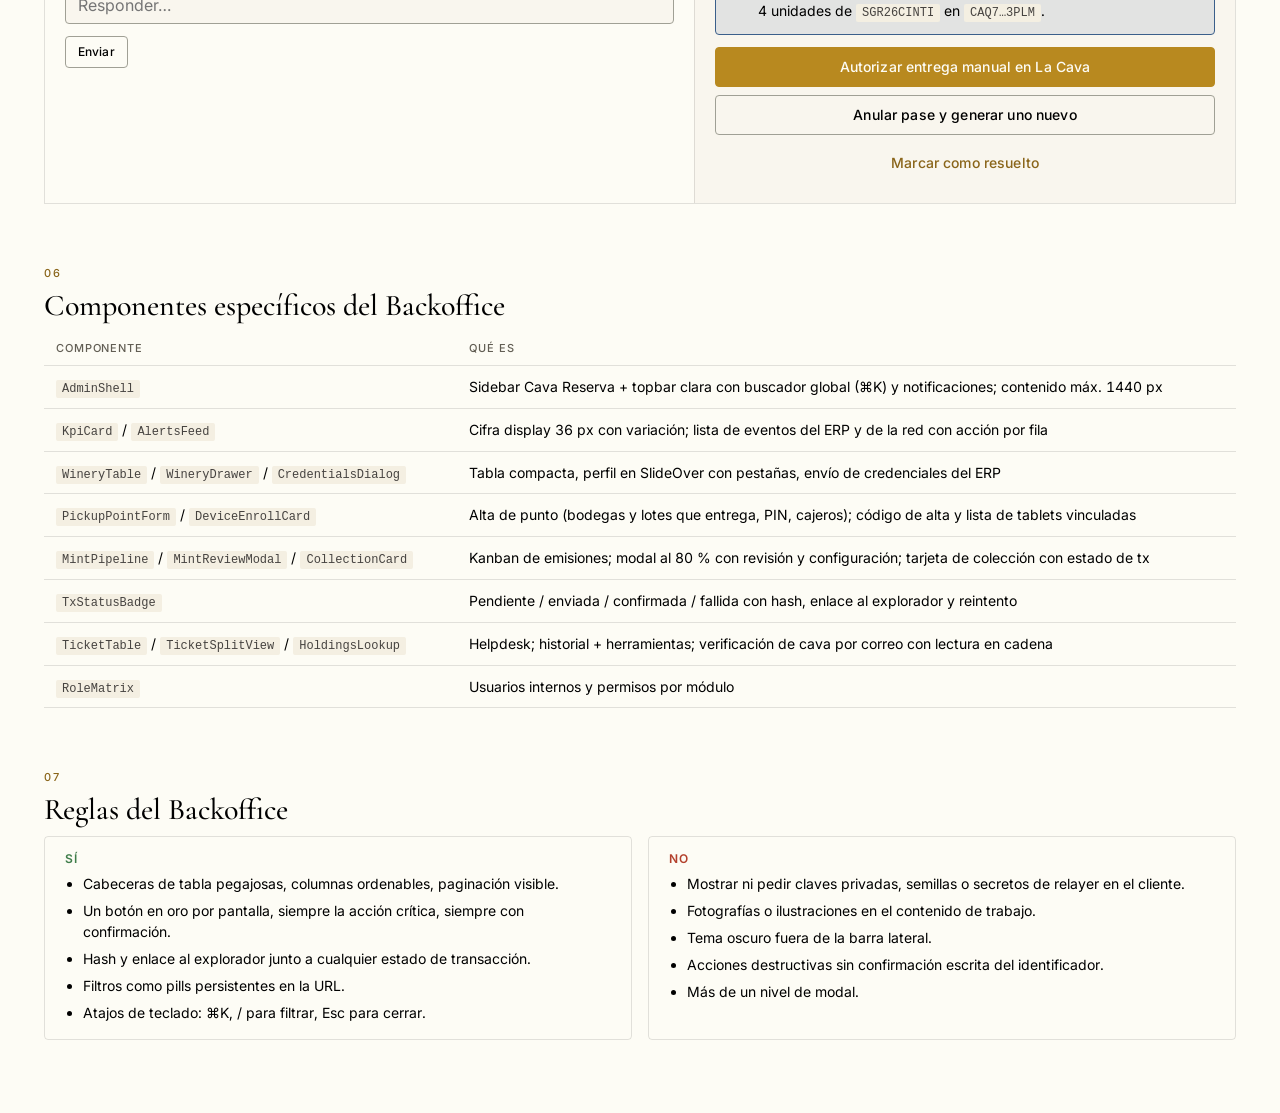
<file: design-system/03-backoffice.html>
<!doctype html>
<html lang="es" data-theme="oro">
<head>
<meta charset="utf-8">
<meta name="viewport" content="width=device-width, initial-scale=1">
<title>Backoffice · Sistema de diseño Drinks on Chain</title>
<link rel="stylesheet" href="tokens.css">
<link rel="stylesheet" href="ui.css">
<link rel="stylesheet" href="showcase.css">
<style>
  .doc-ui.dense { font-size: var(--doc-text-sm); }
  .alerts { display:grid; gap:0; }
  .alerts .item { display:grid; grid-template-columns:8px 1fr auto; gap:12px; align-items:start; padding:10px 0; border-bottom:1px solid var(--doc-border); font-size:var(--doc-text-sm); }
  .alerts .item i { width:8px; height:8px; border-radius:50%; margin-top:6px; background:var(--doc-info); }
  .alerts .item.warn i { background:var(--doc-warning); }
  .alerts .item.ok i { background:var(--doc-success); }
  .alerts .item small { display:block; color:var(--doc-fg-subtle); font-size:var(--doc-text-xs); }
  .drawer-stage { position:relative; height:520px; border:1px solid var(--doc-border); overflow:hidden; background:var(--doc-bg); }
  .split { display:grid; grid-template-columns:1.2fr 1fr; min-height:420px; border:1px solid var(--doc-border); }
  .split > div { padding:20px; }
  .split > div + div { border-left:1px solid var(--doc-border); background:var(--doc-bg-raised); }
  .chat { display:grid; gap:10px; }
  .chat .msg { max-width:80%; padding:10px 12px; border-radius:var(--doc-radius-md); background:var(--doc-bg-sunken); font-size:var(--doc-text-sm); }
  .chat .msg.me { justify-self:end; background:var(--doc-accent-soft); }
  .chat .msg small { display:block; color:var(--doc-fg-subtle); font-size:var(--doc-text-2xs); margin-top:4px; }
  .mint { display:grid; grid-template-columns:1fr 1px 1fr; gap:24px; }
  .mint .sep { background:var(--doc-border); }
</style>
</head>
<body class="doc-ui">
<nav class="sc-nav">
  <span class="doc-wordmark">Drinks <em>on</em> Chain</span>
  <a href="00-fundamentos.html">Fundamentos</a>
  <a href="01-erp.html">ERP</a>
  <a href="02-marketplace.html">Marketplace</a>
  <a href="03-backoffice.html" aria-current="page">Backoffice</a>
  <a href="04-pos.html">POS</a>
</nav>

<main class="sc-page">
  <header class="sc-hero">
    <p class="doc-eyebrow">Sistema 3 · admin. · escritorio · interno</p>
    <h1>Backoffice</h1>
    <p>Herramienta de trabajo intensivo para el equipo gestor de Drinks on Chain. Sidebar en Cava Reserva para anclar la vista, contenido en Oro Líquido para las tablas. Familia operativa, densidad compacta (Inter 14 px), cabeceras de tabla pegajosas, filtros como pills, buscador global. El oro solo en la acción crítica de cada pantalla. Los estados de transacción en cadena se muestran siempre con su hash y enlace al explorador; ninguna clave vive en este cliente.</p>
  </header>

  <section class="sc-section">
    <h2><small>01</small>Tema y densidad</h2>
    <table class="sc-spec">
      <thead><tr><th>Aspecto</th><th>Valor</th><th>Motivo</th></tr></thead>
      <tbody>
        <tr><td>Tema</td><td>Sidebar Cava Reserva (oscura) · topbar y contenido Oro Líquido (claro)</td><td>Contraste y fatiga visual baja en jornadas largas</td></tr>
        <tr><td>Tipografía</td><td>Inter 14 px cuerpo · 12 px ayudas · 11 px cabeceras de tabla · Cormorant 30 px títulos · 36 px cifras KPI</td><td>Densidad de información</td></tr>
        <tr><td>Densidad</td><td>Compacta: filas de 36 px, campos de 36 px, pills de 28 px; opción "cómoda" por usuario</td><td>Tablas de muchas filas</td></tr>
        <tr><td>Layout</td><td>AdminShell: sidebar 264 px, topbar 56 px con buscador ⌘K y notificaciones, contenido máx. 1440 px, tablas a sangre</td><td>Documento maestro</td></tr>
        <tr><td>Módulos</td><td>Dashboard · Socios (bodegas, puntos de recojo, dispositivos) · Tokenización · Soporte · Usuarios internos</td><td>Más los tres no documentados y necesarios (puntos, dispositivos, usuarios)</td></tr>
        <tr><td>Estados de tx</td><td>pendiente (info) → enviada (info) → confirmada (éxito) → fallida (peligro), con hash</td><td>Transparencia de lo que firma el backend</td></tr>
      </tbody>
    </table>
  </section>

  <!-- ============================================================ shell -->
  <section class="sc-section">
    <h2><small>02</small>AdminShell · Dashboard</h2>
    <div class="doc-appshell doc-appshell--admin dense">
      <aside class="sidebar">
        <div class="doc-wordmark">Drinks <em>on</em> Chain</div>
        <nav>
          <a href="#" aria-current="page">▣ Dashboard</a>
          <span class="group doc-label">Red</span>
          <a href="#">◫ Bodegas</a>
          <a href="#">◱ Puntos de recojo</a>
          <a href="#">◰ Dispositivos POS</a>
          <span class="group doc-label">Producto</span>
          <a href="#">◳ Tokenización</a>
          <a href="#">◨ Colecciones</a>
          <span class="group doc-label">Operación</span>
          <a href="#">◇ Soporte</a>
          <a href="#">◈ Auditoría</a>
          <a href="#">⚙ Usuarios y roles</a>
        </nav>
        <div class="user"><span class="doc-avatar" style="background:rgba(211,166,66,.18);color:#e6bf63">AG</span><div><div style="font-weight:500">Ana Gutiérrez</div><div style="font-size:var(--doc-text-xs);color:var(--doc-cream-2)">Gestora · admin_plataforma</div></div></div>
      </aside>
      <header class="topbar">
        <div class="doc-search">⌕ Buscar bodega, lote, usuario, ticket…<kbd>⌘K</kbd></div>
        <div class="sc-row"><button class="doc-iconbtn" aria-label="Notificaciones">🔔</button><span class="doc-badge doc-badge--warning">2 alertas</span></div>
      </header>
      <div class="content">
        <div class="sc-row" style="justify-content:space-between;margin-bottom:16px"><h1 style="margin:0">Operaciones</h1><div class="doc-pills"><button class="doc-pill" aria-pressed="true" style="height:28px">7 días</button><button class="doc-pill" style="height:28px">30 días</button><button class="doc-pill" style="height:28px">Año</button></div></div>
        <div class="sc-grid sc-grid--4" style="margin-bottom:20px">
          <div class="doc-card doc-stat"><span class="doc-label">Nuevos miembros</span><span class="value">318</span><span class="delta up">+24 % vs. semana anterior</span></div>
          <div class="doc-card doc-stat"><span class="doc-label">Botellas tokenizadas</span><span class="value">5.320</span><span class="delta">4 colecciones activas</span></div>
          <div class="doc-card doc-stat"><span class="doc-label">Retiros confirmados</span><span class="value">541</span><span class="delta up">98,7 % sin incidencias</span></div>
          <div class="doc-card doc-stat"><span class="doc-label">Tickets abiertos</span><span class="value" style="color:var(--doc-warning)">6</span><span class="delta down">2 urgentes</span></div>
        </div>
        <div class="sc-grid" style="grid-template-columns:1fr 1fr">
          <div class="doc-card"><div class="sc-row" style="justify-content:space-between;margin-bottom:6px"><strong>Alertas del ERP</strong><button class="doc-btn doc-btn--tertiary doc-btn--sm">Ver pipeline</button></div>
            <div class="alerts">
              <div class="item ok"><i></i><div>Cinti Viejo finalizó embotellado · <strong>2.200 botellas</strong> Singani Gran Reserva 2026<small>hace 12 min · lote listo para emitir</small></div><button class="doc-btn doc-btn--primary doc-btn--sm">Revisar</button></div>
              <div class="item warn"><i></i><div>Altos de Calamuchita · Tanque 04 con temperatura alta 3 días seguidos<small>hace 2 h · informativo</small></div><button class="doc-btn doc-btn--secondary doc-btn--sm">Ver</button></div>
              <div class="item"><i></i><div>Emisión <code class="sc-code">VPAT24</code> confirmada en la red<small>ayer · hash 77be…0d</small></div><button class="doc-btn doc-btn--secondary doc-btn--sm">Explorador ↗</button></div>
            </div></div>
          <div class="doc-card"><div class="sc-row" style="justify-content:space-between;margin-bottom:6px"><strong>Cuentas operativas</strong><span class="doc-badge doc-badge--success">Relayer activo</span></div>
            <table class="doc-table doc-table--compact"><thead><tr><th>Cuenta</th><th class="num">Saldo</th><th>Estado</th></tr></thead><tbody>
              <tr><td>Relayer (comisiones)</td><td class="num">1.240 XLM</td><td><span class="doc-badge doc-badge--success">OK</span></td></tr>
              <tr><td>Emisora plataforma</td><td class="num">—</td><td><span class="doc-badge doc-badge--info">Clawback habilitado</span></td></tr>
              <tr><td>Renta de smart accounts</td><td class="num">312 XLM</td><td><span class="doc-badge doc-badge--warning">Extender TTL en 9 días</span></td></tr>
            </tbody></table></div>
        </div>
      </div>
    </div>
  </section>

  <!-- ============================================================ socios -->
  <section class="sc-section">
    <h2><small>03</small>Socios · Directorio de bodegas, perfil y alta</h2>
    <p class="lead">Tabla compacta con filtros; el perfil se abre en un SlideOver. "Crear bodega" dispara en el backend la creación de la cuenta Stellar institucional: el cliente muestra la dirección y el estado. "Generar credenciales ERP" envía el correo seguro al enólogo.</p>
    <div class="drawer-stage dense">
      <div style="padding:20px">
        <div class="sc-row" style="justify-content:space-between;margin-bottom:14px"><div class="sc-row"><div class="doc-search" style="min-width:260px;height:32px">⌕ Filtrar…</div><div class="doc-pills"><button class="doc-pill" aria-pressed="true" style="height:28px">Todas</button><button class="doc-pill" style="height:28px">Socias</button><button class="doc-pill" style="height:28px">En conversación</button><button class="doc-pill" style="height:28px">Tarija</button><button class="doc-pill" style="height:28px">Cinti</button></div></div><button class="doc-btn doc-btn--primary">+ Crear bodega</button></div>
        <table class="doc-table doc-table--compact"><thead><tr><th>Bodega</th><th>Región</th><th class="num">Lotes</th><th class="num">Tokenizadas</th><th>Cuenta Stellar</th><th>Estado</th><th></th></tr></thead><tbody>
          <tr aria-selected="true"><td><strong>Destilería Cinti Viejo</strong></td><td>Cinti · Camargo</td><td class="num">5</td><td class="num">3.100</td><td><code class="sc-code">GDQ4…7KXV</code></td><td><span class="doc-badge doc-badge--success">Socia</span></td><td class="num"><button class="doc-iconbtn" aria-label="Acciones">⋯</button></td></tr>
          <tr><td><strong>Bodega Altos de Calamuchita</strong></td><td>Tarija · Santa Ana</td><td class="num">4</td><td class="num">2.220</td><td><code class="sc-code">GBX2…M9QA</code></td><td><span class="doc-badge doc-badge--success">Socia</span></td><td class="num"><button class="doc-iconbtn" aria-label="Acciones">⋯</button></td></tr>
          <tr><td><strong>Viñedos del Guadalquivir</strong></td><td>Tarija · Concepción</td><td class="num">0</td><td class="num">0</td><td><span class="doc-subtle">—</span></td><td><span class="doc-badge doc-badge--info">En conversación</span></td><td class="num"><button class="doc-iconbtn" aria-label="Acciones">⋯</button></td></tr>
          <tr><td><strong>Casa Uriondo</strong></td><td>Tarija · Uriondo</td><td class="num">0</td><td class="num">0</td><td><span class="doc-subtle">—</span></td><td><span class="doc-badge">Referencia</span></td><td class="num"><button class="doc-iconbtn" aria-label="Acciones">⋯</button></td></tr>
        </tbody></table>
        <div class="doc-pagination" style="margin-top:12px"><button>‹</button><button aria-current="page">1</button><button>›</button><span>4 bodegas</span></div>
      </div>
      <div class="doc-slideover" style="width:460px">
        <header><div><h3>Destilería Cinti Viejo</h3><span class="doc-badge doc-badge--success" style="margin-top:4px">Socia desde marzo 2026</span></div><button class="doc-iconbtn" aria-label="Cerrar">×</button></header>
        <div class="body sc-stack" style="gap:18px">
          <div class="doc-tabs"><button aria-selected="true">Perfil</button><button>Usuarios ERP</button><button>Puntos</button><button>Lotes</button></div>
          <dl class="doc-kv"><dt>Razón social</dt><dd>Destilería Cinti Viejo S.R.L.</dd><dt>Región</dt><dd>Valle de Cinti · Camargo</dd><dt>Contacto</dt><dd>Lucía Rojas · enóloga</dd><dt>Descuento pactado</dt><dd>20 %</dd></dl>
          <div class="doc-card" style="padding:12px 14px"><span class="doc-label">Cuenta Stellar institucional</span><div class="sc-row" style="justify-content:space-between;margin-top:6px"><code class="sc-code">GDQ4…7KXV</code><span class="doc-badge doc-badge--success">Activa</span></div><p class="doc-subtle" style="margin:8px 0 0;font-size:var(--doc-text-xs)">Creada por el backend al dar de alta la bodega. Custodia en KMS. <a href="#">Ver en stellar.expert ↗</a></p></div>
          <div class="doc-card" style="padding:12px 14px;border-color:var(--doc-accent)"><strong style="font-size:var(--doc-text-sm)">Generar credenciales ERP</strong><p class="doc-subtle" style="margin:4px 0 10px;font-size:var(--doc-text-xs)">Envía un correo seguro con el primer acceso al ERP al contacto de la bodega.</p><div class="sc-row"><input class="doc-input" style="min-height:32px" value="lucia@cintiviejo.test"><button class="doc-btn doc-btn--primary doc-btn--sm">Enviar</button></div></div>
        </div>
        <footer><button class="doc-btn doc-btn--secondary">Desactivar</button><button class="doc-btn doc-btn--primary">Guardar cambios</button></footer>
      </div>
    </div>
    <div class="sc-grid sc-grid--2" style="margin-top:16px">
      <div class="doc-card dense"><span class="sc-cap">PickupPointForm · alta de punto de recojo</span>
        <div class="sc-grid sc-grid--2">
          <div class="doc-field"><label>Nombre</label><input class="doc-input" style="min-height:36px" value="Licorería La Cava"></div>
          <div class="doc-field"><label>Ciudad</label><input class="doc-input" style="min-height:36px" value="Tarija"></div>
          <div class="doc-field"><label>Bodegas que entrega</label><select class="doc-select" style="min-height:36px"><option>Cinti Viejo, Altos de Calamuchita</option></select></div>
          <div class="doc-field"><label>PIN de sucursal</label><input class="doc-input doc-input--numeric" style="min-height:36px" value="••••"></div>
        </div>
        <div class="sc-row" style="justify-content:flex-end;margin-top:12px"><button class="doc-btn doc-btn--primary doc-btn--sm">Crear punto</button></div></div>
      <div class="doc-card dense"><span class="sc-cap">DeviceEnrollCard · vincular tablet POS</span>
        <div class="sc-row" style="gap:20px"><div class="doc-qr doc-qr--sm"></div><div><p style="margin:0 0 6px"><strong>Código de alta</strong> · válido 15 minutos</p><p class="doc-display" style="font-size:var(--doc-text-4xl);margin:0;letter-spacing:.1em">7Q4K-92</p><p class="doc-subtle" style="margin:6px 0 0;font-size:var(--doc-text-xs)">Escanéalo o tecléalo en la tablet del punto. El dispositivo queda enlazado a Licorería La Cava.</p></div></div>
        <table class="doc-table doc-table--compact" style="margin-top:12px"><tbody><tr><td>iPad · mostrador 1</td><td><span class="doc-badge doc-badge--success">Vinculado</span></td><td class="num"><button class="doc-btn doc-btn--tertiary doc-btn--sm" style="color:var(--doc-danger)">Revocar</button></td></tr><tr><td>Android · mostrador 2</td><td><span class="doc-badge doc-badge--info">Pendiente</span></td><td class="num"></td></tr></tbody></table></div>
    </div>
  </section>

  <!-- ============================================================ tokenización -->
  <section class="sc-section">
    <h2><small>04</small>Tokenización · Pipeline y modal de emisión</h2>
    <p class="lead">Kanban con tarjetas mínimas. El modal de emisión cubre el 80 % de la pantalla: bloque de solo lectura con los datos inmutables del ERP a la izquierda, bloque comercial a la derecha, y un único botón en oro con confirmación. El estado de la transacción se muestra con hash y enlace.</p>
    <div class="sc-demo dense">
      <span class="sc-cap">3.1 MintPipeline</span>
      <div class="doc-kanban">
        <div class="col"><h4>Listos <span>2</span></h4><div class="item"><strong>SGR 2026 · 01</strong><span>Cinti Viejo · 2.200 bot.</span><small>lote listo hace 12 min</small><span class="doc-badge doc-badge--success" style="justify-self:start">Trazabilidad completa</span></div><div class="item"><strong>Moscatel Blanco 25</strong><span>Altos de Calamuchita · 1.480 bot.</span><small>ayer</small></div></div>
        <div class="col"><h4>En revisión <span>1</span></h4><div class="item doc-card--selected"><strong>Syrah 2024</strong><span>Viñedos del Guadalquivir · 900 bot.</span><small>Ana G. · falta acuerdo de precio</small></div></div>
        <div class="col"><h4>Emitiendo <span>1</span></h4><div class="item"><strong>Blend de Altura 23</strong><span>1.200 bot.</span><span class="doc-tx"><span class="doc-badge doc-badge--info">Enviada</span><code>c1a0…9e</code></span></div></div>
        <div class="col"><h4>Publicadas <span>3</span></h4><div class="item"><strong>Tannat Reserva 24</strong><span>Bs 145 · 2.200 bot.</span><span class="doc-tx"><span class="doc-badge doc-badge--success">Confirmada</span><code>a91f…c2</code></span></div><div class="item"><strong>VPAT 24</strong><span>Bs 120 · 900 bot.</span><span class="doc-tx"><span class="doc-badge doc-badge--success">Confirmada</span><code>77be…0d</code></span></div></div>
        <div class="col"><h4>Fallidas <span>1</span></h4><div class="item" style="border-color:var(--doc-danger)"><strong>Clásico 2025</strong><span>Cinti Viejo · 3.000 bot.</span><span class="doc-tx"><span class="doc-badge doc-badge--danger">Fallida</span><code>tx_underfunded</code></span><button class="doc-btn doc-btn--secondary doc-btn--sm" style="justify-self:start">Reintentar</button></div></div>
      </div>
    </div>
    <div class="doc-overlay-stage" style="margin-top:16px;padding:32px;display:grid;place-items:center">
      <div class="doc-modal dense" style="width:min(960px,100%)">
        <header><div><h3>Configurar colección · Singani Gran Reserva 2026</h3><span class="doc-subtle" style="font-size:var(--doc-text-xs)">Destilería Cinti Viejo · lote lot_2026_sgr_01</span></div><button class="doc-iconbtn" aria-label="Cerrar">×</button></header>
        <div class="body">
          <div class="mint">
            <div><span class="doc-label" style="display:block;margin-bottom:10px">Datos inmutables del ERP · solo lectura</span>
              <dl class="doc-kv" style="row-gap:10px"><dt>Cepa</dt><dd>Moscatel de Alejandría</dd><dt>Terroir</dt><dd>Los Parrales · Cinti · 2.350 m <span class="doc-badge doc-badge--accent doc-badge--nodot">D.O.</span></dd><dt>Vendimia</dt><dd>4 mar 2026 · 18.400 kg · Brix 23,4</dd><dt>Destilación</dt><dd>1.500 L corazón · 60 %</dd><dt>Reposo</dt><dd>180 días · liberado 13 oct</dd><dt>Embotellado</dt><dd><strong>2.200 botellas</strong> · 40 % · 20 oct 2026</dd><dt>QR</dt><dd>2.200 códigos sincronizados</dd></dl>
              <div class="doc-alert doc-alert--success" style="margin-top:14px"><span>✓</span><div><strong>Trazabilidad completa</strong>Todos los pasos tienen registro, responsable y fecha.</div></div></div>
            <div class="sep"></div>
            <div><span class="doc-label" style="display:block;margin-bottom:10px">Configuración comercial</span>
              <div class="sc-stack">
                <div class="doc-field"><label>Precio fijo de lanzamiento</label><div class="doc-inputgroup"><input class="doc-input doc-input--numeric" value="190"><span class="addon">Bs</span></div><span class="help">Precio de bodega con 20 % de descuento de distribuidor pactado. Sin fases de preventa en el MVP.</span></div>
                <div class="doc-field"><label>Código del activo</label><input class="doc-input" value="SGR26CINTI"><span class="help">Hasta 12 caracteres · emisor: cuenta de la bodega · clawback habilitado</span></div>
                <div class="doc-field"><label>Puntos de recojo habilitados</label><select class="doc-select"><option>Cinti Viejo (Camargo), Licorería La Cava, Vinoteca Sur, Bodega &amp; Cava Equipetrol</option></select></div>
                <div class="doc-field"><label>Retiro disponible desde</label><input class="doc-input" value="2026-10-21"></div>
              </div></div>
          </div>
        </div>
        <footer><span class="doc-subtle" style="margin-right:auto;font-size:var(--doc-text-xs)">La emisión la firma el backend con la clave de la bodega y publica la colección en el Marketplace.</span><button class="doc-btn doc-btn--secondary">Guardar borrador</button><button class="doc-btn doc-btn--primary doc-btn--lg">Aprobar, emitir y publicar</button></footer>
      </div>
    </div>
    <div class="sc-demo dense" style="margin-top:16px"><span class="sc-cap">TxStatusBadge · los cuatro estados</span>
      <div class="sc-row" style="gap:28px"><span class="doc-tx"><span class="doc-badge doc-badge--info">Pendiente</span><code>preparando</code></span><span class="doc-tx"><span class="doc-badge doc-badge--info">Enviada</span><code>c1a0…9e</code><a href="#" style="font-size:var(--doc-text-xs)">explorador ↗</a></span><span class="doc-tx"><span class="doc-badge doc-badge--success">Confirmada</span><code>a91f…c2</code><a href="#" style="font-size:var(--doc-text-xs)">explorador ↗</a></span><span class="doc-tx"><span class="doc-badge doc-badge--danger">Fallida</span><code>tx_underfunded</code><button class="doc-btn doc-btn--tertiary doc-btn--sm">Reintentar</button></span></div></div>
  </section>

  <!-- ============================================================ soporte -->
  <section class="sc-section">
    <h2><small>05</small>Soporte · Helpdesk y resolución de disputas</h2>
    <div class="sc-demo dense" style="padding:0;border:0">
      <table class="doc-table doc-table--compact"><thead><tr><th>Ticket</th><th>Miembro</th><th>Asunto</th><th>Urgencia</th><th>Estado</th><th>Actualizado</th></tr></thead><tbody>
        <tr aria-selected="true"><td><code class="sc-code">TK-0042</code></td><td>Carlos Mamani</td><td>El pase no carga en la licorería</td><td><span class="doc-badge doc-badge--danger">Alta</span></td><td><span class="doc-badge doc-badge--info">En proceso</span></td><td>hace 4 min</td></tr>
        <tr><td><code class="sc-code">TK-0041</code></td><td>María Fernández</td><td>¿Cómo añado un correo de recuperación?</td><td><span class="doc-badge">Baja</span></td><td><span class="doc-badge doc-badge--warning">Abierto</span></td><td>hace 1 h</td></tr>
        <tr><td><code class="sc-code">TK-0039</code></td><td>Julia Ortiz</td><td>Pago con QR no se reflejó</td><td><span class="doc-badge doc-badge--warning">Media</span></td><td><span class="doc-badge doc-badge--success">Resuelto</span></td><td>ayer</td></tr>
      </tbody></table>
    </div>
    <div class="split dense" style="margin-top:16px">
      <div>
        <div class="sc-row" style="justify-content:space-between;margin-bottom:12px"><div><strong>TK-0042 · El pase no carga en la licorería</strong><div class="doc-subtle" style="font-size:var(--doc-text-xs)">Carlos Mamani · carlos@tribu.test · abierto hace 22 min desde el Marketplace</div></div><span class="doc-badge doc-badge--danger">Alta</span></div>
        <div class="chat">
          <div class="msg">Estoy en Licorería La Cava y mi pase no carga, no tengo señal. El cajero no puede escanear nada. <small>Carlos · 18:02</small></div>
          <div class="msg me">Hola Carlos, verifico tu cava y autorizo la entrega directamente en el punto. Un momento. <small>Ana G. · 18:05</small></div>
        </div>
        <div class="sc-row" style="margin-top:14px"><input class="doc-input" style="min-height:36px" placeholder="Responder…"><button class="doc-btn doc-btn--secondary doc-btn--sm">Enviar</button></div>
      </div>
      <div>
        <span class="doc-label" style="display:block;margin-bottom:10px">Herramientas</span>
        <div class="doc-field"><label>Verificar cava por correo</label><div class="sc-row"><input class="doc-input" style="min-height:36px" value="carlos@tribu.test"><button class="doc-btn doc-btn--secondary doc-btn--sm">Buscar</button></div></div>
        <table class="doc-table doc-table--compact" style="margin:12px 0"><thead><tr><th>Activo</th><th class="num">Bot.</th><th>Pase</th></tr></thead><tbody><tr><td>SGR 2026</td><td class="num">4</td><td><span class="doc-badge doc-badge--success">CLM-0007 activo</span></td></tr></tbody></table>
        <div class="doc-alert doc-alert--info" style="margin-bottom:12px"><span>ⓘ</span><div><strong>Propiedad verificada en cadena</strong>4 unidades de <code class="sc-code">SGR26CINTI</code> en <code class="sc-code">CAQ7…3PLM</code>.</div></div>
        <div class="sc-stack" style="gap:8px"><button class="doc-btn doc-btn--primary doc-btn--block">Autorizar entrega manual en La Cava</button><button class="doc-btn doc-btn--secondary doc-btn--block">Anular pase y generar uno nuevo</button><button class="doc-btn doc-btn--tertiary doc-btn--block">Marcar como resuelto</button></div>
      </div>
    </div>
  </section>

  <!-- ============================================================ componentes -->
  <section class="sc-section">
    <h2><small>06</small>Componentes específicos del Backoffice</h2>
    <table class="sc-spec">
      <thead><tr><th>Componente</th><th>Qué es</th></tr></thead>
      <tbody>
        <tr><td><code>AdminShell</code></td><td>Sidebar Cava Reserva + topbar clara con buscador global (⌘K) y notificaciones; contenido máx. 1440 px</td></tr>
        <tr><td><code>KpiCard</code> / <code>AlertsFeed</code></td><td>Cifra display 36 px con variación; lista de eventos del ERP y de la red con acción por fila</td></tr>
        <tr><td><code>WineryTable</code> / <code>WineryDrawer</code> / <code>CredentialsDialog</code></td><td>Tabla compacta, perfil en SlideOver con pestañas, envío de credenciales del ERP</td></tr>
        <tr><td><code>PickupPointForm</code> / <code>DeviceEnrollCard</code></td><td>Alta de punto (bodegas y lotes que entrega, PIN, cajeros); código de alta y lista de tablets vinculadas</td></tr>
        <tr><td><code>MintPipeline</code> / <code>MintReviewModal</code> / <code>CollectionCard</code></td><td>Kanban de emisiones; modal al 80 % con revisión y configuración; tarjeta de colección con estado de tx</td></tr>
        <tr><td><code>TxStatusBadge</code></td><td>Pendiente / enviada / confirmada / fallida con hash, enlace al explorador y reintento</td></tr>
        <tr><td><code>TicketTable</code> / <code>TicketSplitView</code> / <code>HoldingsLookup</code></td><td>Helpdesk; historial + herramientas; verificación de cava por correo con lectura en cadena</td></tr>
        <tr><td><code>RoleMatrix</code></td><td>Usuarios internos y permisos por módulo</td></tr>
      </tbody>
    </table>
  </section>

  <section class="sc-section">
    <h2><small>07</small>Reglas del Backoffice</h2>
    <div class="sc-dos">
      <div class="do"><h4>Sí</h4><ul><li>Cabeceras de tabla pegajosas, columnas ordenables, paginación visible.</li><li>Un botón en oro por pantalla, siempre la acción crítica, siempre con confirmación.</li><li>Hash y enlace al explorador junto a cualquier estado de transacción.</li><li>Filtros como pills persistentes en la URL.</li><li>Atajos de teclado: ⌘K, / para filtrar, Esc para cerrar.</li></ul></div>
      <div class="dont"><h4>No</h4><ul><li>Mostrar ni pedir claves privadas, semillas o secretos de relayer en el cliente.</li><li>Fotografías o ilustraciones en el contenido de trabajo.</li><li>Tema oscuro fuera de la barra lateral.</li><li>Acciones destructivas sin confirmación escrita del identificador.</li><li>Más de un nivel de modal.</li></ul></div>
    </div>
  </section>
</main>
</body>
</html>
</file>
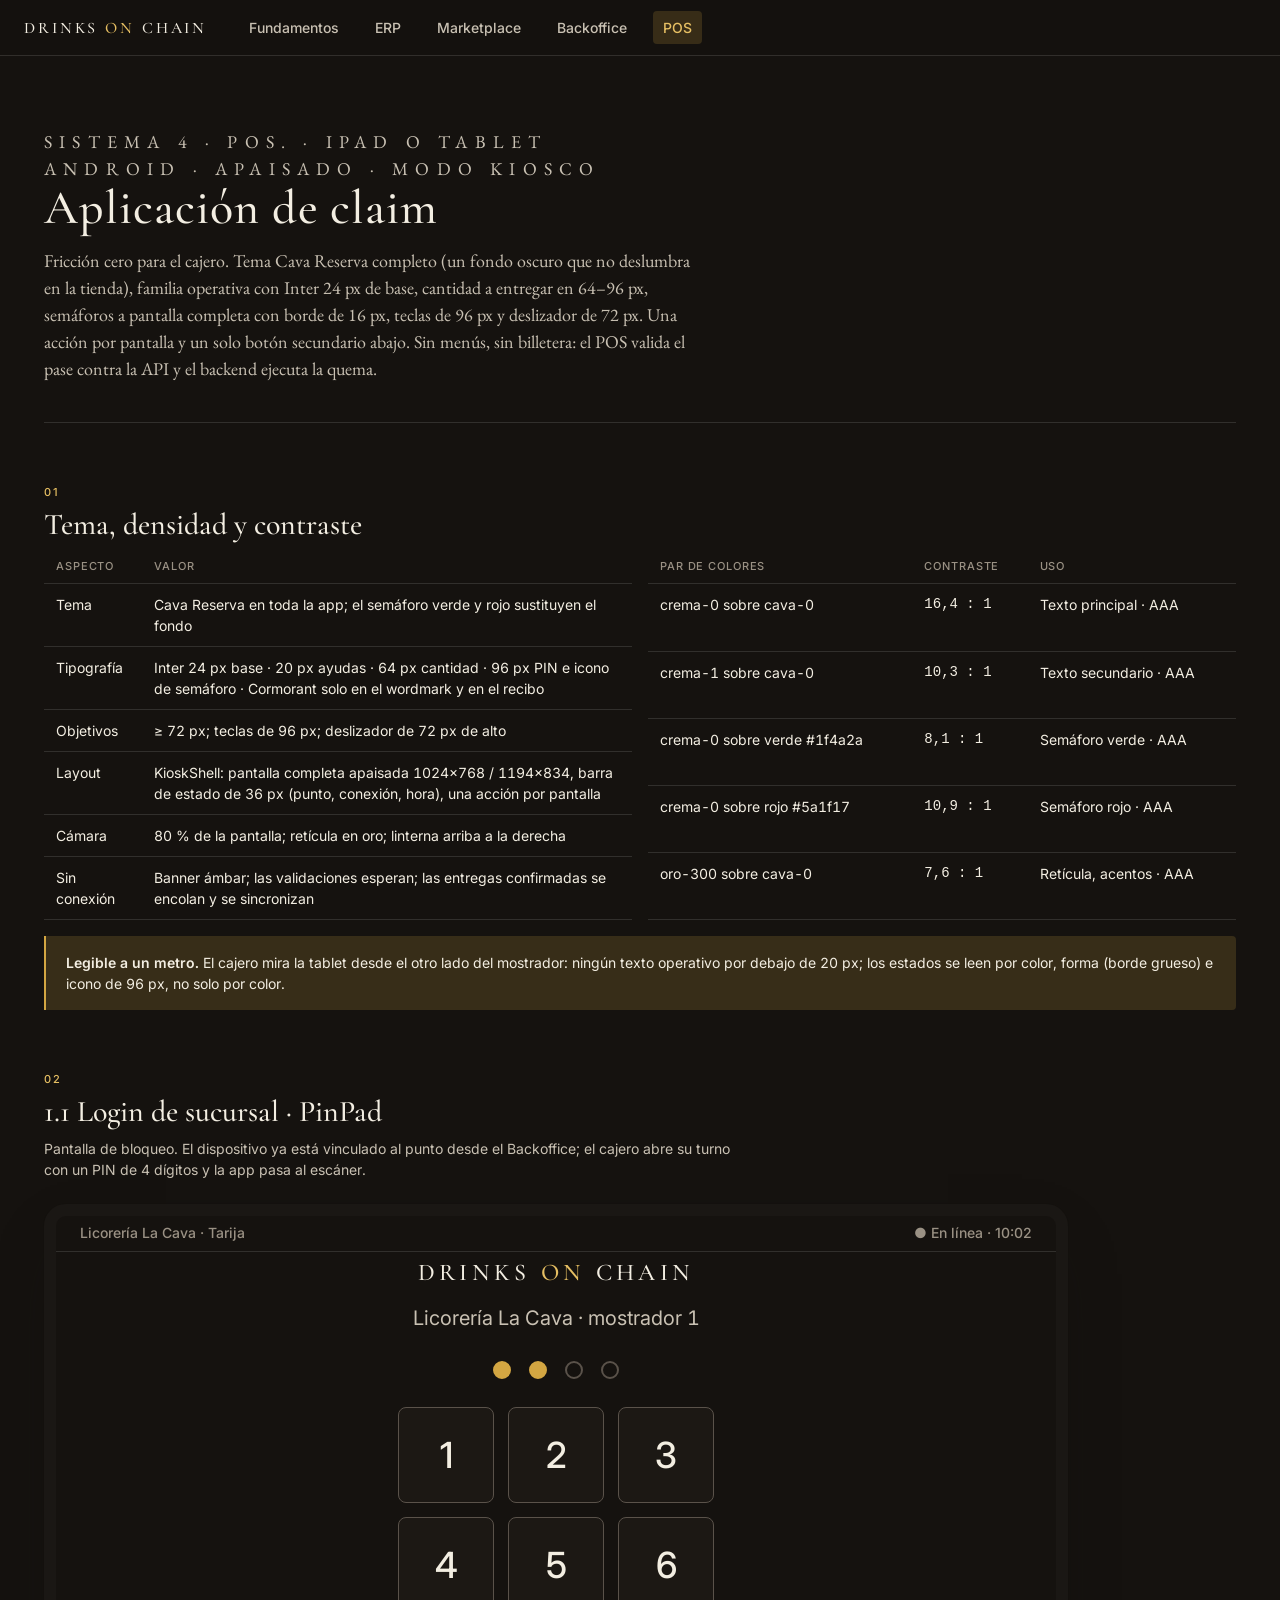
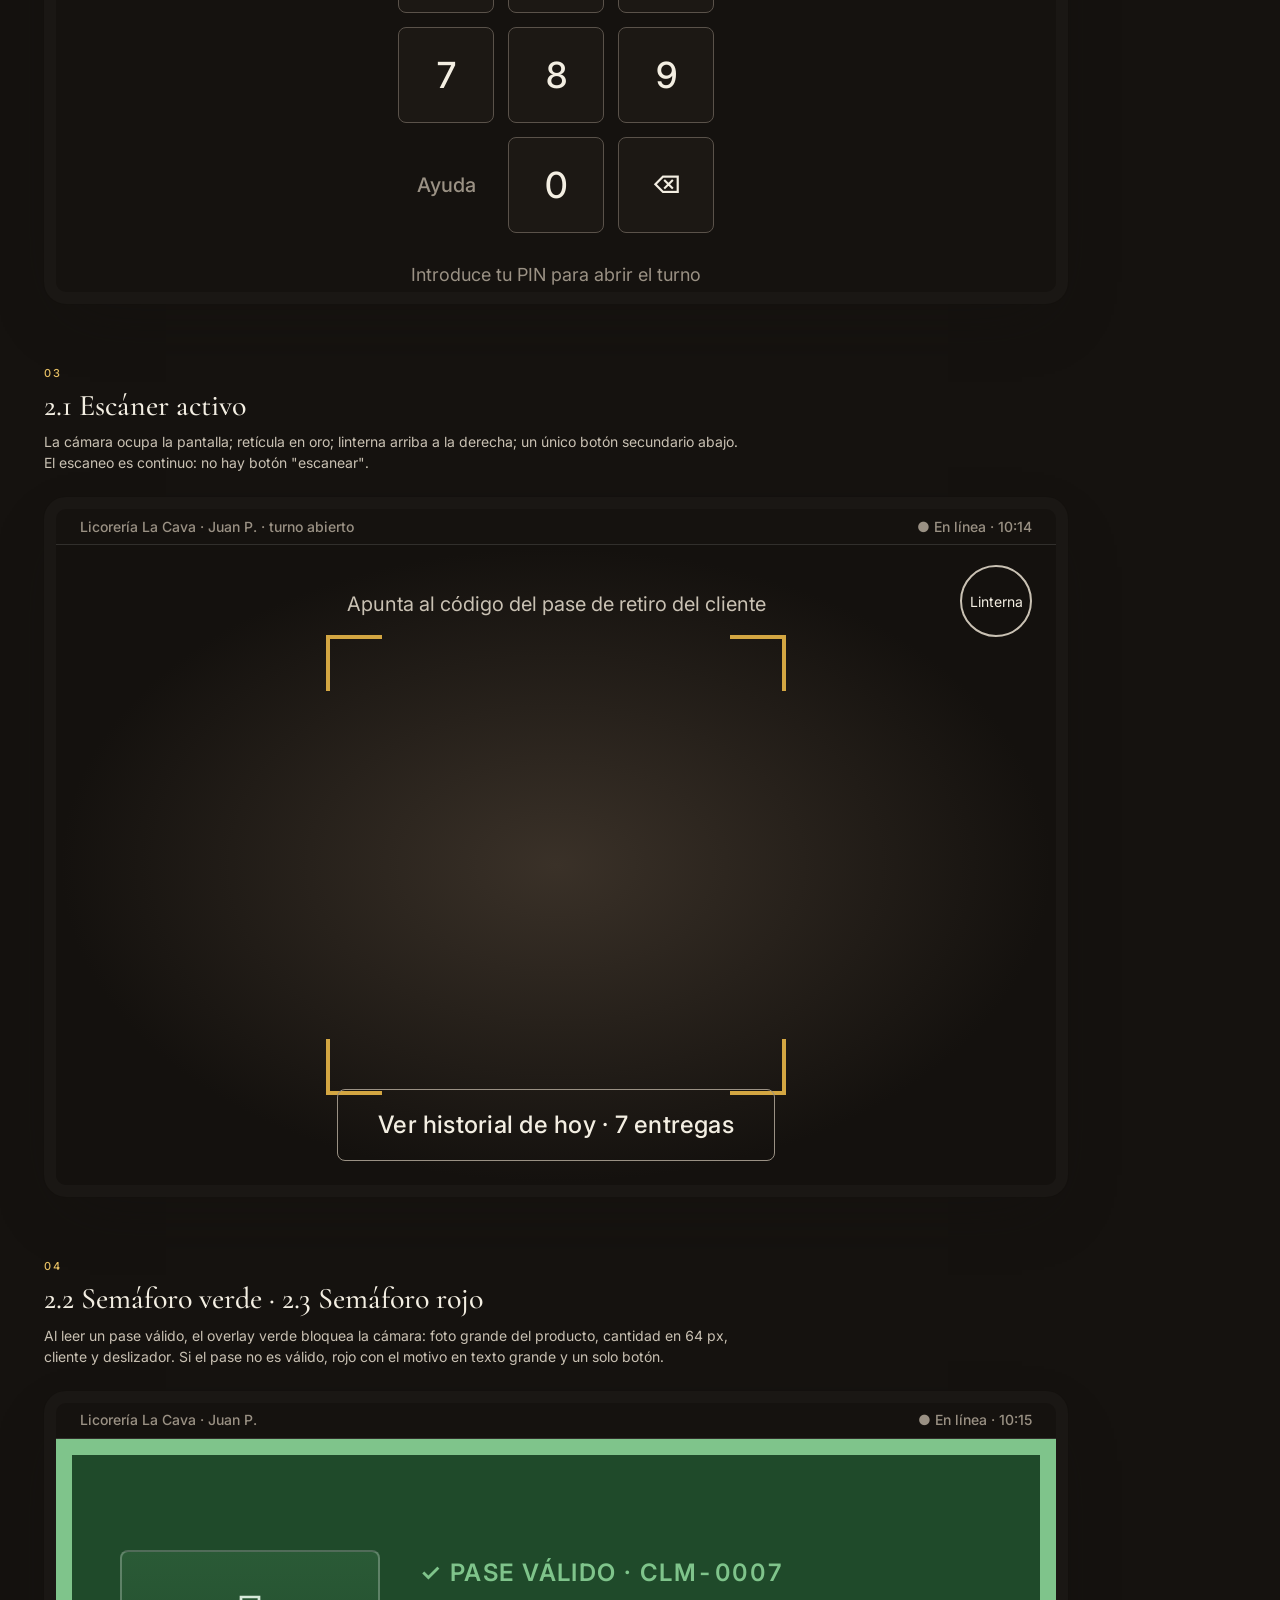
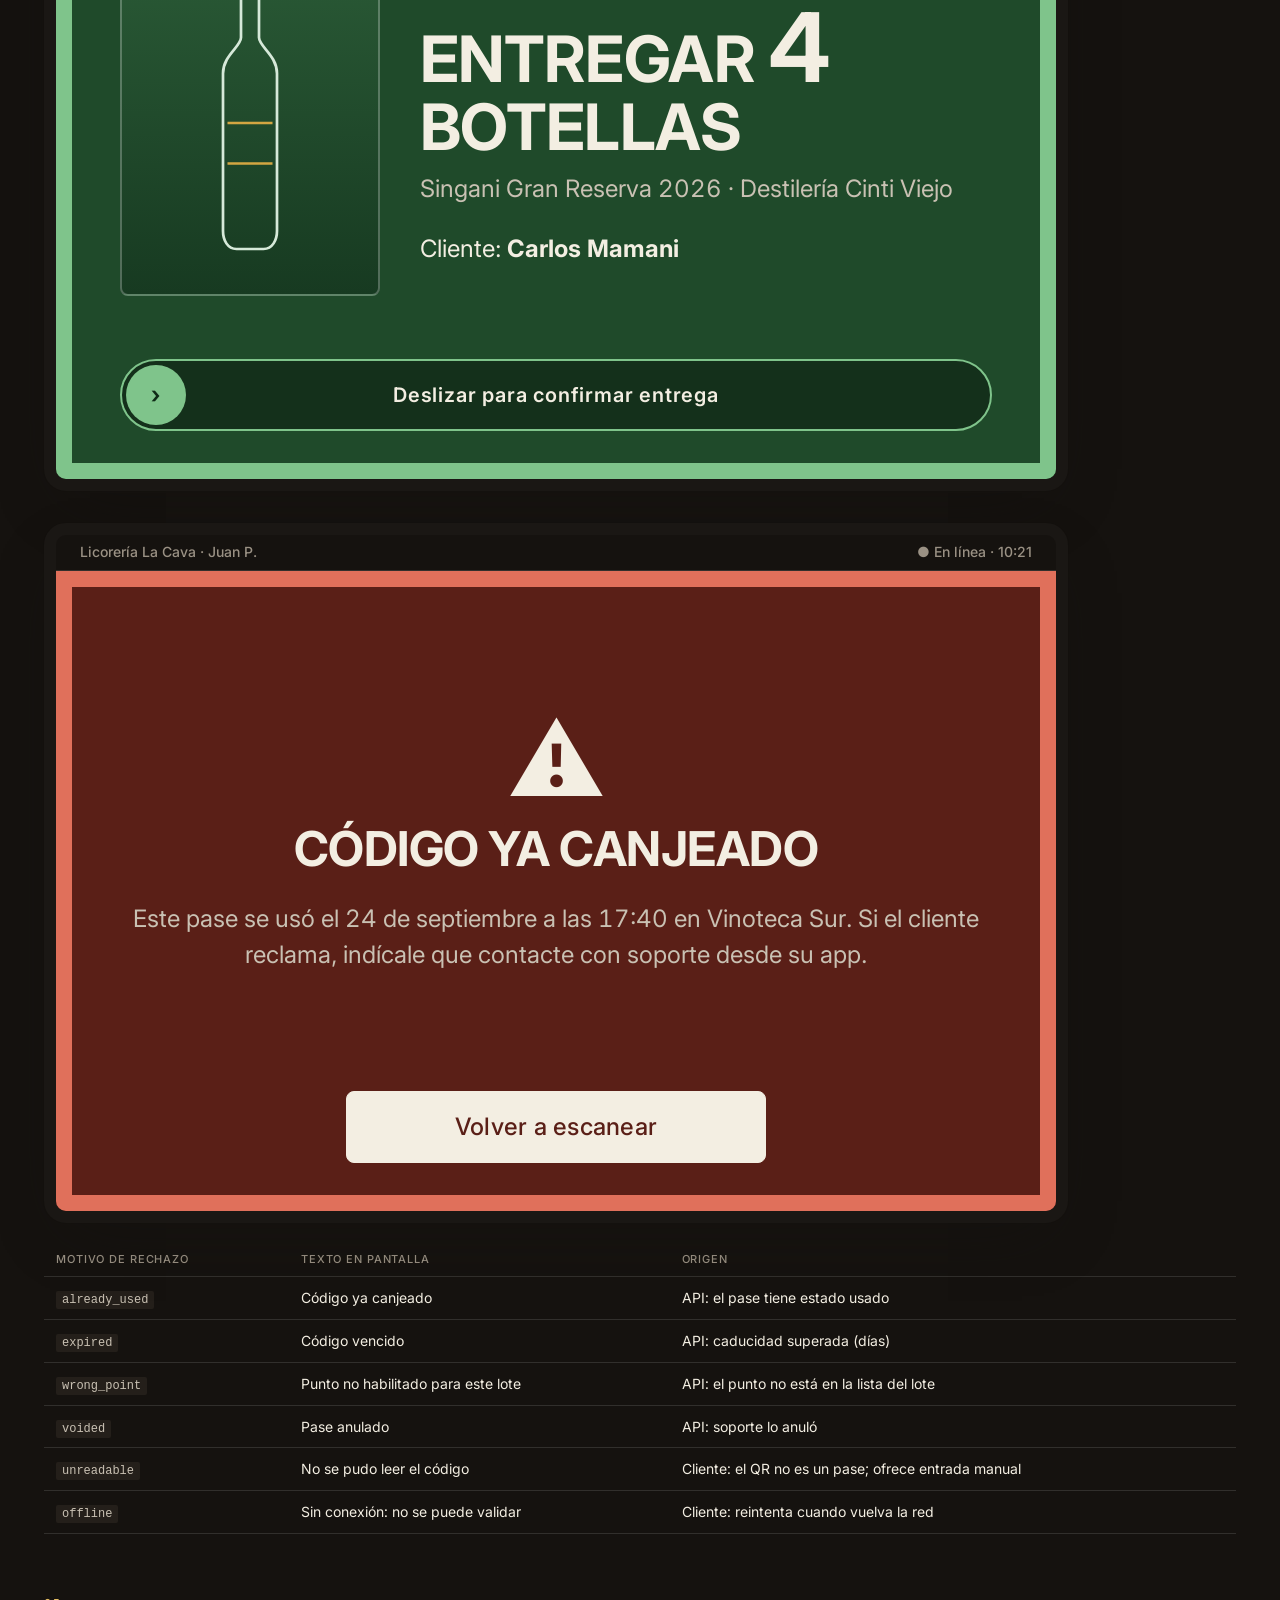
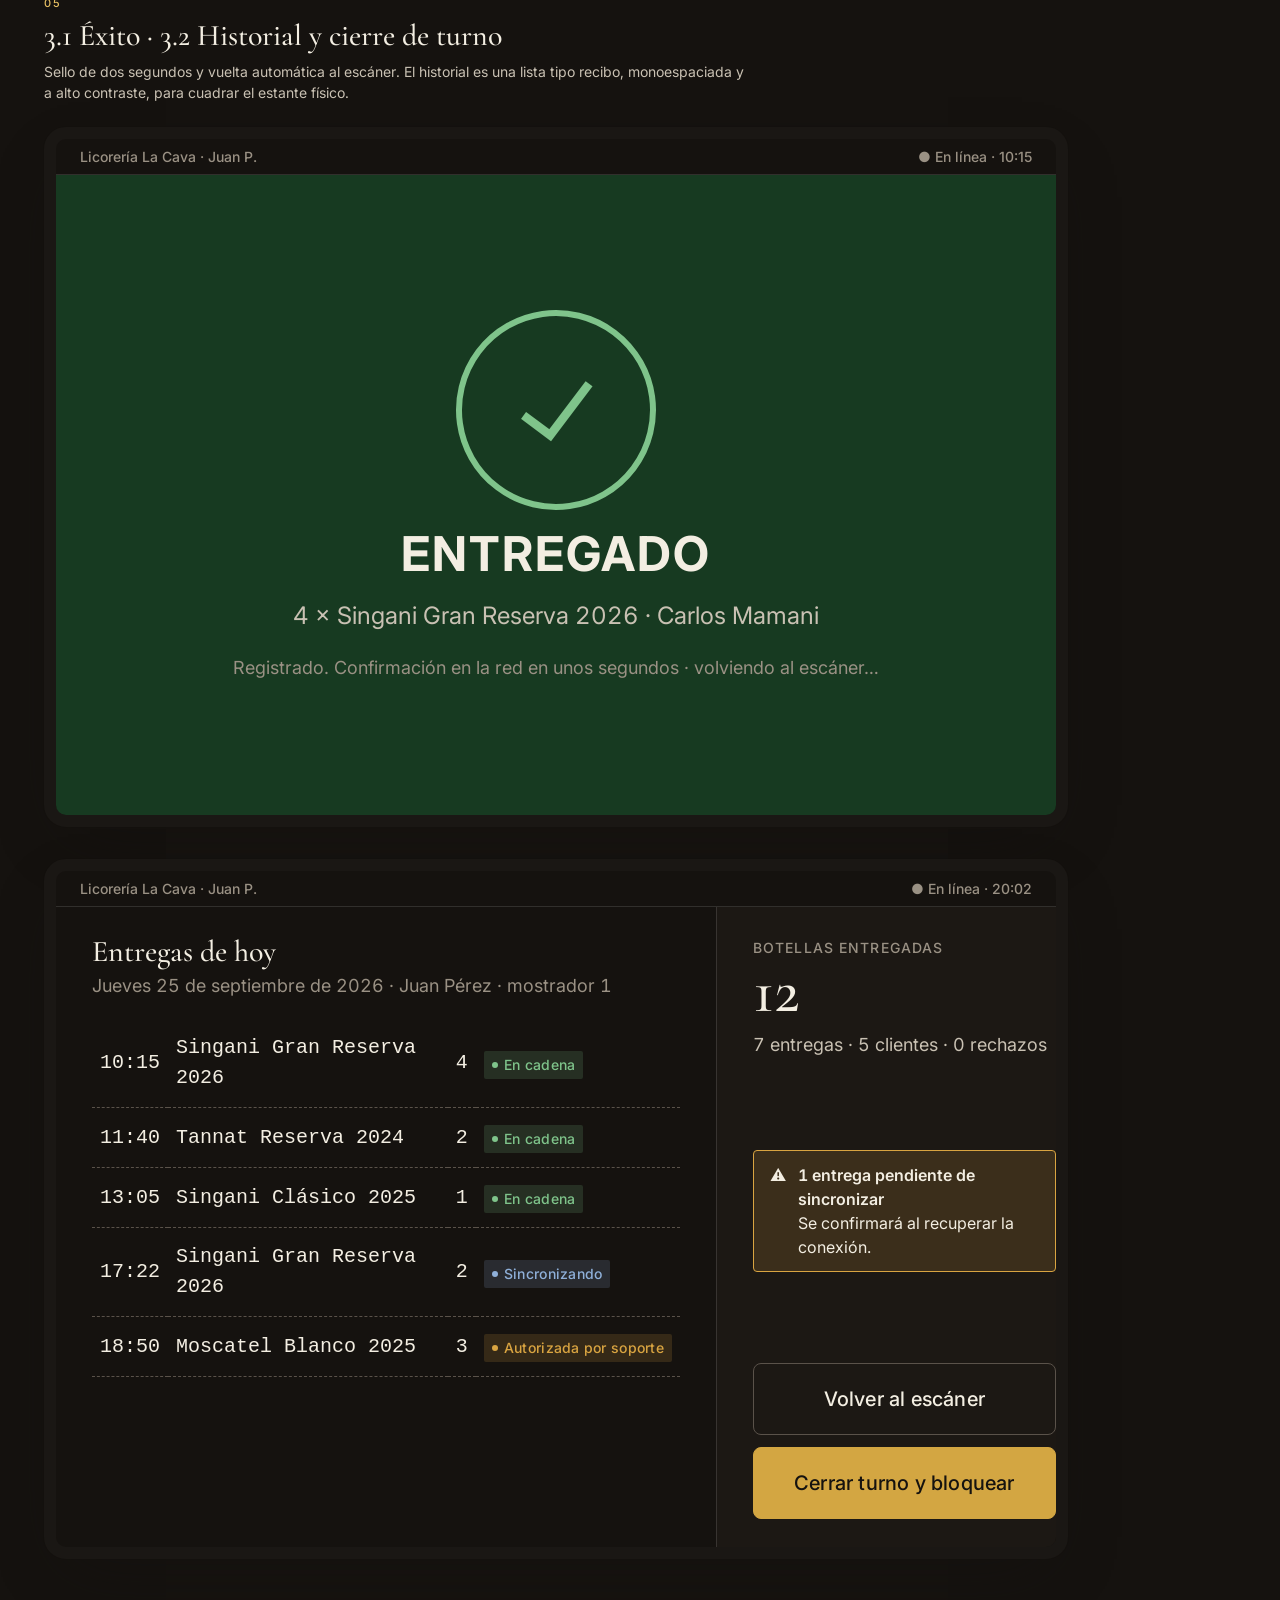
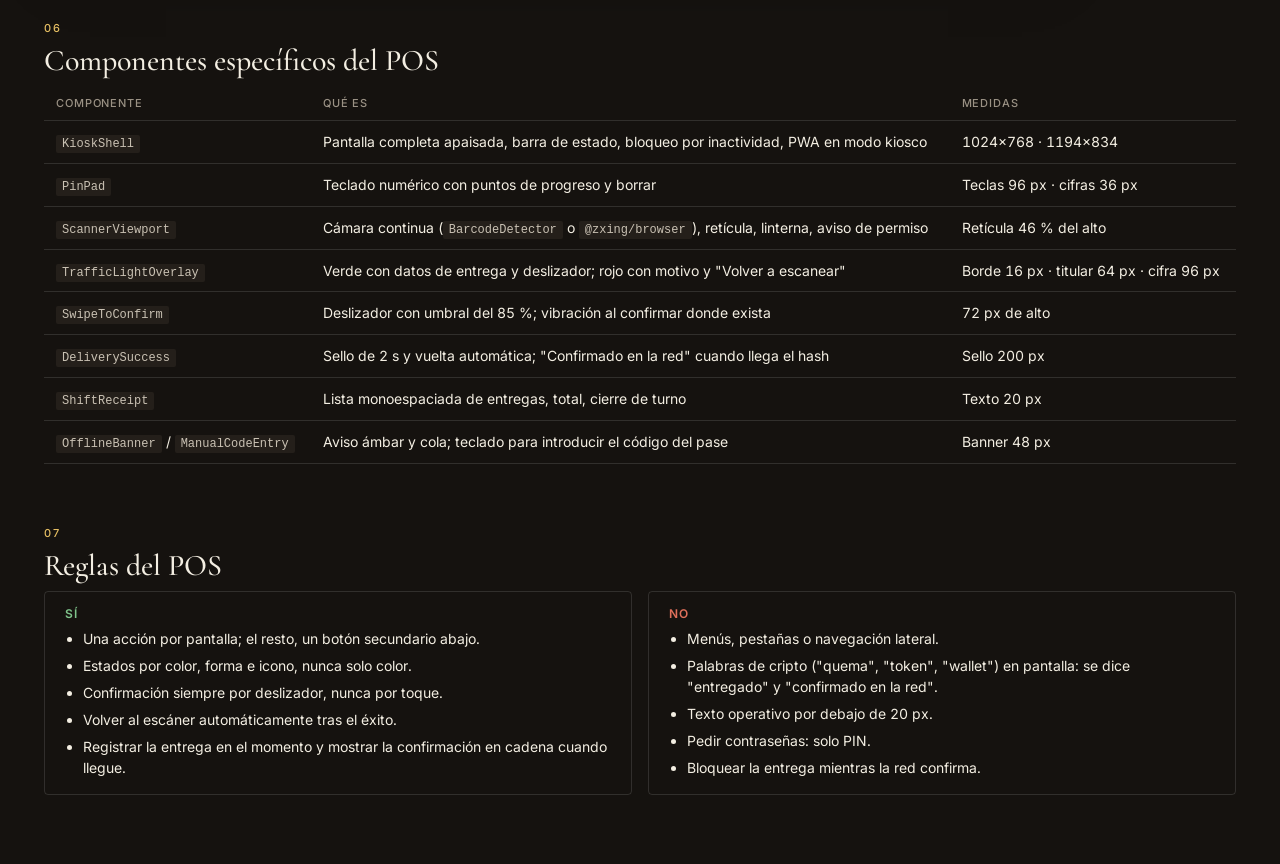
<file: design-system/04-pos.html>
<!doctype html>
<html lang="es" data-theme="cava">
<head>
<meta charset="utf-8">
<meta name="viewport" content="width=device-width, initial-scale=1">
<title>POS · Sistema de diseño Drinks on Chain</title>
<link rel="stylesheet" href="tokens.css">
<link rel="stylesheet" href="ui.css">
<link rel="stylesheet" href="showcase.css">
<style>
  .kiosk-pin { display:grid; place-items:center; align-content:center; gap:28px; text-align:center; padding:24px; }
  .kiosk-pin .doc-wordmark { font-size:var(--doc-text-2xl); }
  .kiosk-pin .branch { font-size:var(--doc-text-xl); color:var(--doc-fg-muted); margin-top:-16px; }
  .green-body { display:grid; grid-template-columns:260px 1fr; gap:40px; align-items:center; }
  .green-body .photo { aspect-ratio:3/4; border-radius:var(--doc-radius-lg); background:linear-gradient(180deg,#2a5a36,#173a21); border:2px solid rgba(255,255,255,.25); display:grid; place-items:center; }
  .green-body .photo svg { width:90px; stroke:#d6e9d9; }
  .success { display:grid; place-items:center; align-content:center; gap:20px; text-align:center; background:#173a21; color:var(--doc-cream-0); }
  .success .stamp { width:200px; height:200px; border-radius:50%; border:6px solid var(--doc-green-300); display:grid; place-items:center; font-size:110px; color:var(--doc-green-300); transform:rotate(-8deg); }
  .receipt { display:grid; grid-template-columns:1fr 340px; }
  .receipt > div { padding:28px 36px; }
  .receipt > div + div { border-left:1px solid var(--doc-border); background:var(--doc-bg-raised); display:grid; align-content:space-between; gap:20px; }
  .receipt h2 { margin:0 0 4px; font:500 var(--doc-text-3xl)/1.1 var(--doc-font-display); }
  .receipt .big { font:500 var(--doc-text-6xl)/1 var(--doc-font-display); }
  .contrast td:nth-child(2) { font-family: ui-monospace, Menlo, Consolas, monospace; }
</style>
</head>
<body class="doc-ui">
<nav class="sc-nav">
  <span class="doc-wordmark">Drinks <em>on</em> Chain</span>
  <a href="00-fundamentos.html">Fundamentos</a>
  <a href="01-erp.html">ERP</a>
  <a href="02-marketplace.html">Marketplace</a>
  <a href="03-backoffice.html">Backoffice</a>
  <a href="04-pos.html" aria-current="page">POS</a>
</nav>

<main class="sc-page">
  <header class="sc-hero">
    <p class="doc-eyebrow">Sistema 4 · pos. · iPad o tablet Android · apaisado · modo kiosco</p>
    <h1>Aplicación de claim</h1>
    <p>Fricción cero para el cajero. Tema Cava Reserva completo (un fondo oscuro que no deslumbra en la tienda), familia operativa con Inter 24 px de base, cantidad a entregar en 64–96 px, semáforos a pantalla completa con borde de 16 px, teclas de 96 px y deslizador de 72 px. Una acción por pantalla y un solo botón secundario abajo. Sin menús, sin billetera: el POS valida el pase contra la API y el backend ejecuta la quema.</p>
  </header>

  <section class="sc-section">
    <h2><small>01</small>Tema, densidad y contraste</h2>
    <div class="sc-grid sc-grid--2">
      <table class="sc-spec">
        <thead><tr><th>Aspecto</th><th>Valor</th></tr></thead>
        <tbody>
          <tr><td>Tema</td><td>Cava Reserva en toda la app; el semáforo verde y rojo sustituyen el fondo</td></tr>
          <tr><td>Tipografía</td><td>Inter 24 px base · 20 px ayudas · 64 px cantidad · 96 px PIN e icono de semáforo · Cormorant solo en el wordmark y en el recibo</td></tr>
          <tr><td>Objetivos</td><td>≥ 72 px; teclas de 96 px; deslizador de 72 px de alto</td></tr>
          <tr><td>Layout</td><td>KioskShell: pantalla completa apaisada 1024×768 / 1194×834, barra de estado de 36 px (punto, conexión, hora), una acción por pantalla</td></tr>
          <tr><td>Cámara</td><td>80 % de la pantalla; retícula en oro; linterna arriba a la derecha</td></tr>
          <tr><td>Sin conexión</td><td>Banner ámbar; las validaciones esperan; las entregas confirmadas se encolan y se sincronizan</td></tr>
        </tbody>
      </table>
      <table class="sc-spec contrast">
        <thead><tr><th>Par de colores</th><th>Contraste</th><th>Uso</th></tr></thead>
        <tbody>
          <tr><td>crema-0 sobre cava-0</td><td>16,4 : 1</td><td>Texto principal · AAA</td></tr>
          <tr><td>crema-1 sobre cava-0</td><td>10,3 : 1</td><td>Texto secundario · AAA</td></tr>
          <tr><td>crema-0 sobre verde #1f4a2a</td><td>8,1 : 1</td><td>Semáforo verde · AAA</td></tr>
          <tr><td>crema-0 sobre rojo #5a1f17</td><td>10,9 : 1</td><td>Semáforo rojo · AAA</td></tr>
          <tr><td>oro-300 sobre cava-0</td><td>7,6 : 1</td><td>Retícula, acentos · AAA</td></tr>
        </tbody>
      </table>
    </div>
    <p class="sc-note" style="margin-top:16px"><strong>Legible a un metro.</strong> El cajero mira la tablet desde el otro lado del mostrador: ningún texto operativo por debajo de 20 px; los estados se leen por color, forma (borde grueso) e icono de 96 px, no solo por color.</p>
  </section>

  <!-- ============================================================ PIN -->
  <section class="sc-section">
    <h2><small>02</small>1.1 Login de sucursal · PinPad</h2>
    <p class="lead">Pantalla de bloqueo. El dispositivo ya está vinculado al punto desde el Backoffice; el cajero abre su turno con un PIN de 4 dígitos y la app pasa al escáner.</p>
    <div class="doc-tablet">
      <div class="status"><span>Licorería La Cava · Tarija</span><span>● En línea · 10:02</span></div>
      <div class="screen kiosk-pin">
        <div class="doc-wordmark">Drinks <em>on</em> Chain</div>
        <div class="branch">Licorería La Cava · mostrador 1</div>
        <div class="doc-pindots"><span class="on"></span><span class="on"></span><span></span><span></span></div>
        <div class="doc-pinpad">
          <button>1</button><button>2</button><button>3</button>
          <button>4</button><button>5</button><button>6</button>
          <button>7</button><button>8</button><button>9</button>
          <button style="background:transparent;border-color:transparent;font-size:var(--doc-text-xl);color:var(--doc-fg-subtle)">Ayuda</button><button>0</button><button style="font-size:var(--doc-text-2xl)">⌫</button>
        </div>
        <p style="margin:0;color:var(--doc-fg-subtle);font-size:var(--doc-text-lg)">Introduce tu PIN para abrir el turno</p>
      </div>
    </div>
  </section>

  <!-- ============================================================ escáner -->
  <section class="sc-section">
    <h2><small>03</small>2.1 Escáner activo</h2>
    <p class="lead">La cámara ocupa la pantalla; retícula en oro; linterna arriba a la derecha; un único botón secundario abajo. El escaneo es continuo: no hay botón "escanear".</p>
    <div class="doc-tablet">
      <div class="status"><span>Licorería La Cava · Juan P. · turno abierto</span><span>● En línea · 10:14</span></div>
      <div class="screen doc-scanner">
        <p class="hint">Apunta al código del pase de retiro del cliente</p>
        <div class="torch">Linterna</div>
        <div class="reticle"><i></i></div>
        <div class="secondary"><button class="doc-btn doc-btn--secondary doc-btn--kiosk" style="color:var(--doc-cream-0);border-color:var(--doc-cream-2)">Ver historial de hoy · 7 entregas</button></div>
      </div>
    </div>
  </section>

  <!-- ============================================================ semáforos -->
  <section class="sc-section">
    <h2><small>04</small>2.2 Semáforo verde · 2.3 Semáforo rojo</h2>
    <p class="lead">Al leer un pase válido, el overlay verde bloquea la cámara: foto grande del producto, cantidad en 64 px, cliente y deslizador. Si el pase no es válido, rojo con el motivo en texto grande y un solo botón.</p>
    <div class="sc-stack" style="gap:32px">
      <div class="doc-tablet">
        <div class="status"><span>Licorería La Cava · Juan P.</span><span>● En línea · 10:15</span></div>
        <div class="screen">
          <div class="doc-scanner"></div>
          <div class="doc-traffic doc-traffic--green">
            <div class="green-body">
              <div class="photo"><svg class="doc-bottle" viewBox="0 0 40 120"><path d="M16 4h8v18c0 4 8 8 8 16v70c0 4-2 8-6 8H14c-4 0-6-4-6-8V38c0-8 8-12 8-16z"/><path d="M10 60h20M10 78h20" style="stroke:var(--doc-gold-300)"/></svg></div>
              <div>
                <p style="margin:0 0 8px;font-size:var(--doc-text-2xl);color:var(--doc-green-300);font-weight:600;letter-spacing:.06em">✓ PASE VÁLIDO · CLM-0007</p>
                <p class="headline" style="margin:0">Entregar <span style="font-size:var(--doc-text-7xl)">4</span> botellas</p>
                <p class="sub">Singani Gran Reserva 2026 · Destilería Cinti Viejo</p>
                <p class="sub" style="color:var(--doc-cream-0)">Cliente: <strong>Carlos Mamani</strong></p>
              </div>
            </div>
            <div class="doc-swipe"><span class="knob">›</span>Deslizar para confirmar entrega</div>
          </div>
        </div>
      </div>
      <div class="doc-tablet doc-tablet--auto">
        <div class="status"><span>Licorería La Cava · Juan P.</span><span>● En línea · 10:21</span></div>
        <div class="screen">
          <div class="doc-scanner"></div>
          <div class="doc-traffic doc-traffic--red" style="grid-template-rows:1fr auto;justify-items:center;text-align:center">
            <div style="display:grid;place-items:center;align-content:center;gap:16px">
              <div class="icon">⚠</div>
              <p class="headline" style="margin:0;font-size:var(--doc-text-5xl)">Código ya canjeado</p>
              <p class="sub">Este pase se usó el 24 de septiembre a las 17:40 en Vinoteca Sur. Si el cliente reclama, indícale que contacte con soporte desde su app.</p>
            </div>
            <button class="doc-btn doc-btn--kiosk" style="background:var(--doc-cream-0);color:#5a1f17;border-color:var(--doc-cream-0);min-width:420px">Volver a escanear</button>
          </div>
        </div>
      </div>
    </div>
    <table class="sc-spec" style="margin-top:20px">
      <thead><tr><th>Motivo de rechazo</th><th>Texto en pantalla</th><th>Origen</th></tr></thead>
      <tbody>
        <tr><td><code>already_used</code></td><td>Código ya canjeado</td><td>API: el pase tiene estado usado</td></tr>
        <tr><td><code>expired</code></td><td>Código vencido</td><td>API: caducidad superada (días)</td></tr>
        <tr><td><code>wrong_point</code></td><td>Punto no habilitado para este lote</td><td>API: el punto no está en la lista del lote</td></tr>
        <tr><td><code>voided</code></td><td>Pase anulado</td><td>API: soporte lo anuló</td></tr>
        <tr><td><code>unreadable</code></td><td>No se pudo leer el código</td><td>Cliente: el QR no es un pase; ofrece entrada manual</td></tr>
        <tr><td><code>offline</code></td><td>Sin conexión: no se puede validar</td><td>Cliente: reintenta cuando vuelva la red</td></tr>
      </tbody>
    </table>
  </section>

  <!-- ============================================================ éxito / turno -->
  <section class="sc-section">
    <h2><small>05</small>3.1 Éxito · 3.2 Historial y cierre de turno</h2>
    <p class="lead">Sello de dos segundos y vuelta automática al escáner. El historial es una lista tipo recibo, monoespaciada y a alto contraste, para cuadrar el estante físico.</p>
    <div class="sc-stack" style="gap:32px">
      <div class="doc-tablet">
        <div class="status"><span>Licorería La Cava · Juan P.</span><span>● En línea · 10:15</span></div>
        <div class="screen success">
          <div class="stamp">✓</div>
          <p style="margin:0;font:700 var(--doc-text-5xl)/1 var(--doc-font-ui);text-transform:uppercase;letter-spacing:.04em">Entregado</p>
          <p style="margin:0;font-size:var(--doc-text-2xl);color:var(--doc-cream-1)">4 × Singani Gran Reserva 2026 · Carlos Mamani</p>
          <p style="margin:0;font-size:var(--doc-text-lg);color:var(--doc-cream-2)">Registrado. Confirmación en la red en unos segundos · volviendo al escáner…</p>
        </div>
      </div>
      <div class="doc-tablet doc-tablet--auto">
        <div class="status"><span>Licorería La Cava · Juan P.</span><span>● En línea · 20:02</span></div>
        <div class="screen receipt">
          <div>
            <h2>Entregas de hoy</h2>
            <p style="margin:0 0 20px;color:var(--doc-fg-subtle);font-size:var(--doc-text-lg)">Jueves 25 de septiembre de 2026 · Juan Pérez · mostrador 1</p>
            <table class="doc-table doc-table--receipt"><tbody>
              <tr><td>10:15</td><td>Singani Gran Reserva 2026</td><td class="num">4</td><td><span class="doc-badge doc-badge--success" style="font-size:var(--doc-text-sm);height:28px">En cadena</span></td></tr>
              <tr><td>11:40</td><td>Tannat Reserva 2024</td><td class="num">2</td><td><span class="doc-badge doc-badge--success" style="font-size:var(--doc-text-sm);height:28px">En cadena</span></td></tr>
              <tr><td>13:05</td><td>Singani Clásico 2025</td><td class="num">1</td><td><span class="doc-badge doc-badge--success" style="font-size:var(--doc-text-sm);height:28px">En cadena</span></td></tr>
              <tr><td>17:22</td><td>Singani Gran Reserva 2026</td><td class="num">2</td><td><span class="doc-badge doc-badge--info" style="font-size:var(--doc-text-sm);height:28px">Sincronizando</span></td></tr>
              <tr><td>18:50</td><td>Moscatel Blanco 2025</td><td class="num">3</td><td><span class="doc-badge doc-badge--warning" style="font-size:var(--doc-text-sm);height:28px">Autorizada por soporte</span></td></tr>
            </tbody></table>
          </div>
          <div>
            <div><span class="doc-label" style="font-size:var(--doc-text-sm)">Botellas entregadas</span><div class="big">12</div><p style="margin:8px 0 0;color:var(--doc-fg-muted);font-size:var(--doc-text-lg)">7 entregas · 5 clientes · 0 rechazos</p></div>
            <div class="doc-alert doc-alert--warning" style="font-size:var(--doc-text-md)"><span>⚠</span><div><strong>1 entrega pendiente de sincronizar</strong>Se confirmará al recuperar la conexión.</div></div>
            <div class="sc-stack" style="gap:12px"><button class="doc-btn doc-btn--secondary doc-btn--kiosk doc-btn--block" style="font-size:var(--doc-text-xl)">Volver al escáner</button><button class="doc-btn doc-btn--primary doc-btn--kiosk doc-btn--block" style="font-size:var(--doc-text-xl)">Cerrar turno y bloquear</button></div>
          </div>
        </div>
      </div>
    </div>
  </section>

  <!-- ============================================================ componentes -->
  <section class="sc-section">
    <h2><small>06</small>Componentes específicos del POS</h2>
    <table class="sc-spec">
      <thead><tr><th>Componente</th><th>Qué es</th><th>Medidas</th></tr></thead>
      <tbody>
        <tr><td><code>KioskShell</code></td><td>Pantalla completa apaisada, barra de estado, bloqueo por inactividad, PWA en modo kiosco</td><td>1024×768 · 1194×834</td></tr>
        <tr><td><code>PinPad</code></td><td>Teclado numérico con puntos de progreso y borrar</td><td>Teclas 96 px · cifras 36 px</td></tr>
        <tr><td><code>ScannerViewport</code></td><td>Cámara continua (<code>BarcodeDetector</code> o <code>@zxing/browser</code>), retícula, linterna, aviso de permiso</td><td>Retícula 46 % del alto</td></tr>
        <tr><td><code>TrafficLightOverlay</code></td><td>Verde con datos de entrega y deslizador; rojo con motivo y "Volver a escanear"</td><td>Borde 16 px · titular 64 px · cifra 96 px</td></tr>
        <tr><td><code>SwipeToConfirm</code></td><td>Deslizador con umbral del 85 %; vibración al confirmar donde exista</td><td>72 px de alto</td></tr>
        <tr><td><code>DeliverySuccess</code></td><td>Sello de 2 s y vuelta automática; "Confirmado en la red" cuando llega el hash</td><td>Sello 200 px</td></tr>
        <tr><td><code>ShiftReceipt</code></td><td>Lista monoespaciada de entregas, total, cierre de turno</td><td>Texto 20 px</td></tr>
        <tr><td><code>OfflineBanner</code> / <code>ManualCodeEntry</code></td><td>Aviso ámbar y cola; teclado para introducir el código del pase</td><td>Banner 48 px</td></tr>
      </tbody>
    </table>
  </section>

  <section class="sc-section">
    <h2><small>07</small>Reglas del POS</h2>
    <div class="sc-dos">
      <div class="do"><h4>Sí</h4><ul><li>Una acción por pantalla; el resto, un botón secundario abajo.</li><li>Estados por color, forma e icono, nunca solo color.</li><li>Confirmación siempre por deslizador, nunca por toque.</li><li>Volver al escáner automáticamente tras el éxito.</li><li>Registrar la entrega en el momento y mostrar la confirmación en cadena cuando llegue.</li></ul></div>
      <div class="dont"><h4>No</h4><ul><li>Menús, pestañas o navegación lateral.</li><li>Palabras de cripto ("quema", "token", "wallet") en pantalla: se dice "entregado" y "confirmado en la red".</li><li>Texto operativo por debajo de 20 px.</li><li>Pedir contraseñas: solo PIN.</li><li>Bloquear la entrega mientras la red confirma.</li></ul></div>
    </div>
  </section>
</main>
</body>
</html>
</file>
<file: design-system/tokens.css>
/* ==========================================================================
   Drinks on Chain · Design tokens (@doc/ui)
   Tres capas: primitivos → semánticos (por tema) → componente.
   Temas: "oro" (Oro Líquido, claro, por defecto) y "cava" (Cava Reserva, oscuro).
   Se aplican con [data-theme="oro|cava"] en <html> o en cualquier contenedor.
   ========================================================================== */

@import url("https://fonts.googleapis.com/css2?family=Cormorant+Garamond:ital,wght@0,400;0,500;0,600;1,400;1,500&family=EB+Garamond:ital,wght@0,400;0,500;1,400&family=Inter:wght@400;500;600&display=swap");

:root {
  /* ---------- Primitivos: color ---------- */
  --doc-paper-0: #fdfcf5;
  --doc-paper-1: #f9f6ee;
  --doc-paper-2: #f4efe2;
  --doc-paper-3: #ece5d3;
  --doc-ink-0: #000000;
  --doc-ink-1: #464340;
  --doc-ink-2: #625e54;
  --doc-ink-3: #a0a095;
  --doc-gold-300: #d3a642;
  --doc-gold-500: #b8891f;
  --doc-gold-700: #8a651a;
  --doc-cava-0: #15120f;
  --doc-cava-1: #1c1814;
  --doc-cava-2: #241f1a;
  --doc-cava-3: #2e2823;
  --doc-cream-0: #f3eee2;
  --doc-cream-1: #c9c1b3;
  --doc-cream-2: #9a9184;
  --doc-green-600: #3f7d4a;
  --doc-green-300: #7fc48b;
  --doc-red-600: #b3402c;
  --doc-red-300: #e0705b;
  --doc-amber-600: #b07a1a;
  --doc-amber-300: #d9a441;
  --doc-blue-600: #3b5f8a;
  --doc-blue-300: #8fb0d9;

  /* ---------- Primitivos: tipografía ---------- */
  --doc-font-display: "Cormorant Garamond", Georgia, serif;
  --doc-font-text: "EB Garamond", "Times New Roman", serif;
  --doc-font-ui: "Inter", system-ui, -apple-system, "Segoe UI", sans-serif;

  --doc-text-2xs: 0.6875rem; /* 11 */
  --doc-text-xs: 0.75rem;    /* 12 */
  --doc-text-sm: 0.875rem;   /* 14 */
  --doc-text-md: 1rem;       /* 16 */
  --doc-text-lg: 1.125rem;   /* 18 */
  --doc-text-xl: 1.25rem;    /* 20 */
  --doc-text-2xl: 1.5rem;    /* 24 */
  --doc-text-3xl: 1.875rem;  /* 30 */
  --doc-text-4xl: 2.25rem;   /* 36 */
  --doc-text-5xl: 3rem;      /* 48 */
  --doc-text-6xl: 4rem;      /* 64 */
  --doc-text-7xl: 6rem;      /* 96 */

  --doc-leading-tight: 1.2;
  --doc-leading-normal: 1.5;
  --doc-leading-none: 1;
  --doc-tracking-display: 0.25em;
  --doc-tracking-ui: 0.4em;

  /* ---------- Primitivos: espacio ---------- */
  --doc-space-1: 4px;
  --doc-space-2: 8px;
  --doc-space-3: 12px;
  --doc-space-4: 16px;
  --doc-space-5: 20px;
  --doc-space-6: 24px;
  --doc-space-8: 32px;
  --doc-space-10: 40px;
  --doc-space-12: 48px;
  --doc-space-16: 64px;
  --doc-space-20: 80px;

  /* ---------- Forma ---------- */
  --doc-radius-none: 0;
  --doc-radius-sm: 2px;
  --doc-radius-md: 4px;
  --doc-radius-lg: 8px;
  --doc-radius-full: 999px;
  --doc-border-w: 1px;

  /* ---------- Elevación ---------- */
  --doc-shadow-overlay: 0 24px 64px -24px rgba(21, 18, 15, 0.45), 0 0 0 1px rgba(0, 0, 0, 0.06);
  --doc-shadow-paper-halo: 0 0 0 1px var(--doc-accent-soft), 0 0 18px 10px color-mix(in srgb, var(--doc-bg) 80%, transparent);

  /* ---------- Movimiento ---------- */
  --doc-ease-out: cubic-bezier(0.22, 1, 0.36, 1);
  --doc-ease-in-out: cubic-bezier(0.65, 0, 0.35, 1);
  --doc-dur-micro: 120ms;
  --doc-dur-state: 200ms;
  --doc-dur-transition: 320ms;
  --doc-dur-reveal: 600ms;

  /* ---------- Capas ---------- */
  --doc-z-sticky: 10;
  --doc-z-dropdown: 20;
  --doc-z-overlay: 30;
  --doc-z-modal: 40;
  --doc-z-toast: 50;

  /* ---------- Medidas de layout ---------- */
  --doc-sidebar-w: 264px;
  --doc-sidebar-w-collapsed: 72px;
  --doc-topbar-h: 56px;
  --doc-tabs-h: 64px;
  --doc-content-max: 1280px;
  --doc-content-max-wide: 1440px;
  --doc-store-max: 1200px;
  --doc-gutter: 24px;

  /* ---------- Objetivos táctiles ---------- */
  --doc-target-touch: 44px;
  --doc-target-plant: 56px;
  --doc-target-kiosk: 72px;
}

/* ==========================================================================
   Semánticos · Oro Líquido (claro)
   ========================================================================== */
:root,
[data-theme="oro"] {
  color-scheme: light;
  --doc-bg: var(--doc-paper-0);
  --doc-bg-raised: var(--doc-paper-1);
  --doc-bg-sunken: var(--doc-paper-2);
  --doc-bg-deep: var(--doc-paper-3);
  --doc-fg: var(--doc-ink-0);
  --doc-fg-muted: var(--doc-ink-1);
  --doc-fg-subtle: var(--doc-ink-2);
  --doc-border: rgba(0, 0, 0, 0.11);
  --doc-border-strong: var(--doc-ink-3);
  --doc-rule: rgba(0, 0, 0, 0.32);
  --doc-accent: var(--doc-gold-500);
  --doc-accent-fg: var(--doc-paper-0);
  --doc-accent-text: var(--doc-gold-700);
  --doc-accent-soft: rgba(184, 137, 31, 0.14);
  --doc-success: var(--doc-green-600);
  --doc-success-soft: rgba(63, 125, 74, 0.14);
  --doc-danger: var(--doc-red-600);
  --doc-danger-soft: rgba(179, 64, 44, 0.12);
  --doc-warning: var(--doc-amber-600);
  --doc-warning-soft: rgba(176, 122, 26, 0.14);
  --doc-info: var(--doc-blue-600);
  --doc-info-soft: rgba(59, 95, 138, 0.12);
  --doc-focus: var(--doc-gold-500);
  --doc-overlay: rgba(21, 18, 15, 0.55);
  --doc-on-status: var(--doc-paper-0);
}

/* ==========================================================================
   Semánticos · Cava Reserva (oscuro)
   ========================================================================== */
[data-theme="cava"] {
  color-scheme: dark;
  --doc-bg: var(--doc-cava-0);
  --doc-bg-raised: var(--doc-cava-1);
  --doc-bg-sunken: var(--doc-cava-2);
  --doc-bg-deep: var(--doc-cava-3);
  --doc-fg: var(--doc-cream-0);
  --doc-fg-muted: var(--doc-cream-1);
  --doc-fg-subtle: var(--doc-cream-2);
  --doc-border: rgba(255, 255, 255, 0.12);
  --doc-border-strong: #5a524a;
  --doc-rule: rgba(255, 255, 255, 0.32);
  --doc-accent: var(--doc-gold-300);
  --doc-accent-fg: var(--doc-cava-0);
  --doc-accent-text: #e6bf63;
  --doc-accent-soft: rgba(211, 166, 66, 0.18);
  --doc-success: var(--doc-green-300);
  --doc-success-soft: rgba(127, 196, 139, 0.16);
  --doc-danger: var(--doc-red-300);
  --doc-danger-soft: rgba(224, 112, 91, 0.16);
  --doc-warning: var(--doc-amber-300);
  --doc-warning-soft: rgba(217, 164, 65, 0.16);
  --doc-info: var(--doc-blue-300);
  --doc-info-soft: rgba(143, 176, 217, 0.16);
  --doc-focus: var(--doc-gold-300);
  --doc-overlay: rgba(0, 0, 0, 0.65);
  --doc-on-status: var(--doc-cava-0);
}

/* Reducción de movimiento respetada en todos los componentes */
@media (prefers-reduced-motion: reduce) {
  :root {
    --doc-dur-micro: 0ms;
    --doc-dur-state: 0ms;
    --doc-dur-transition: 0ms;
    --doc-dur-reveal: 0ms;
  }
}
</file>
<file: design-system/ui.css>
/* ==========================================================================
   Drinks on Chain · Componentes de referencia (@doc/ui)
   Estilos de muestra de los componentes base, editoriales y de layout.
   Consumen únicamente tokens semánticos de tokens.css.
   ========================================================================== */

*, *::before, *::after { box-sizing: border-box; }

/* ---------- Base tipográfica ---------- */
.doc-ui { font-family: var(--doc-font-ui); font-size: var(--doc-text-md); line-height: var(--doc-leading-normal); color: var(--doc-fg); background: var(--doc-bg); font-variant-numeric: tabular-nums; }
.doc-editorial { font-family: var(--doc-font-text); font-size: var(--doc-text-lg); line-height: 1.52; color: var(--doc-fg); background: var(--doc-bg); }
.doc-display { font-family: var(--doc-font-display); font-weight: 500; line-height: var(--doc-leading-tight); }
.doc-eyebrow { font-family: var(--doc-font-display); font-size: var(--doc-text-sm); letter-spacing: var(--doc-tracking-ui); text-transform: uppercase; color: var(--doc-fg-muted); }
.doc-label { font-family: var(--doc-font-ui); font-size: var(--doc-text-2xs); letter-spacing: 0.08em; text-transform: uppercase; color: var(--doc-fg-subtle); font-weight: 500; }
.doc-num { font-variant-numeric: tabular-nums; }
.doc-muted { color: var(--doc-fg-muted); }
.doc-subtle { color: var(--doc-fg-subtle); }
.doc-gold { color: var(--doc-accent-text); }
.doc-rule { height: 1px; background: var(--doc-border); border: 0; margin: var(--doc-space-4) 0; }
.doc-rule--strong { background: var(--doc-rule); }

:where(.doc-ui, .doc-editorial) :focus-visible { outline: 2px solid var(--doc-focus); outline-offset: 2px; }

/* ---------- Wordmark ---------- */
.doc-wordmark { font-family: var(--doc-font-display); font-weight: 500; letter-spacing: 0.18em; text-transform: uppercase; color: var(--doc-fg); white-space: nowrap; }
.doc-wordmark em { font-style: normal; color: var(--doc-accent-text); }

/* ---------- Button ---------- */
.doc-btn { display: inline-flex; align-items: center; justify-content: center; gap: var(--doc-space-2); min-height: 40px; padding: 0 var(--doc-space-4); border: var(--doc-border-w) solid transparent; border-radius: var(--doc-radius-md); font: 500 var(--doc-text-sm)/1 var(--doc-font-ui); letter-spacing: 0.01em; cursor: pointer; white-space: nowrap; transition: background var(--doc-dur-state) var(--doc-ease-out), color var(--doc-dur-state), border-color var(--doc-dur-state), transform var(--doc-dur-micro); text-decoration: none; }
.doc-btn:active { transform: translateY(1px); }
.doc-btn--primary { background: var(--doc-accent); color: var(--doc-accent-fg); border-color: var(--doc-accent); }
.doc-btn--primary:hover { background: var(--doc-accent-text); border-color: var(--doc-accent-text); }
.doc-btn--secondary { background: transparent; color: var(--doc-fg); border-color: var(--doc-border-strong); }
.doc-btn--secondary:hover { background: var(--doc-bg-sunken); }
.doc-btn--tertiary { background: transparent; color: var(--doc-accent-text); padding-inline: var(--doc-space-2); }
.doc-btn--tertiary:hover { text-decoration: underline; text-underline-offset: 3px; }
.doc-btn--danger { background: var(--doc-danger); color: var(--doc-on-status); border-color: var(--doc-danger); }
.doc-btn--success { background: var(--doc-success); color: var(--doc-on-status); border-color: var(--doc-success); }
.doc-btn--sm { min-height: 32px; padding-inline: var(--doc-space-3); font-size: var(--doc-text-xs); }
.doc-btn--lg { min-height: 48px; padding-inline: var(--doc-space-6); font-size: var(--doc-text-md); }
.doc-btn--xl { min-height: var(--doc-target-plant); padding-inline: var(--doc-space-8); font-size: var(--doc-text-lg); }
.doc-btn--kiosk { min-height: var(--doc-target-kiosk); padding-inline: var(--doc-space-10); font-size: var(--doc-text-2xl); border-radius: var(--doc-radius-lg); }
.doc-btn--block { width: 100%; }
.doc-btn[disabled], .doc-btn[aria-disabled="true"] { opacity: 0.45; cursor: not-allowed; }
.doc-btn--loading::before { content: ""; width: 14px; height: 14px; border: 2px solid currentColor; border-right-color: transparent; border-radius: 50%; animation: doc-spin 0.8s linear infinite; }
@keyframes doc-spin { to { transform: rotate(360deg); } }
.doc-iconbtn { display: inline-grid; place-items: center; width: 40px; height: 40px; border-radius: var(--doc-radius-md); border: var(--doc-border-w) solid transparent; background: transparent; color: var(--doc-fg-muted); cursor: pointer; }
.doc-iconbtn:hover { background: var(--doc-bg-sunken); color: var(--doc-fg); }

/* Enlace editorial con subrayado animado (heredado de las landings) */
.doc-textlink { position: relative; display: inline-block; color: inherit; text-decoration: none; font-family: var(--doc-font-display); letter-spacing: 0.1em; }
.doc-textlink::after { content: ""; display: block; height: 1px; background: currentColor; transform: scaleX(0); transform-origin: 0 50%; transition: transform var(--doc-dur-reveal) var(--doc-ease-out); }
.doc-textlink:hover::after, .doc-textlink[aria-current="true"]::after { transform: scaleX(1); }
.doc-textlink[aria-current="true"] { color: var(--doc-accent-text); }

/* ---------- Field / Input ---------- */
.doc-field { display: grid; gap: var(--doc-space-1); }
.doc-field > label { font: 500 var(--doc-text-sm)/1.3 var(--doc-font-ui); color: var(--doc-fg); }
.doc-field > label .req { color: var(--doc-danger); margin-left: 2px; }
.doc-field .help { font-size: var(--doc-text-xs); color: var(--doc-fg-subtle); }
.doc-field .error { font-size: var(--doc-text-xs); color: var(--doc-danger); }
.doc-input, .doc-select, .doc-textarea { width: 100%; min-height: 40px; padding: 0 var(--doc-space-3); background: var(--doc-bg-raised); color: var(--doc-fg); border: var(--doc-border-w) solid var(--doc-border-strong); border-radius: var(--doc-radius-md); font: 400 var(--doc-text-md)/1.2 var(--doc-font-ui); transition: border-color var(--doc-dur-state); }
.doc-textarea { min-height: 96px; padding: var(--doc-space-3); resize: vertical; }
.doc-input:focus, .doc-select:focus, .doc-textarea:focus { border-color: var(--doc-accent); outline: 2px solid var(--doc-focus); outline-offset: 1px; }
.doc-input[aria-invalid="true"] { border-color: var(--doc-danger); }
.doc-input--lg { min-height: var(--doc-target-plant); font-size: var(--doc-text-lg); }
.doc-input--numeric { text-align: right; font-variant-numeric: tabular-nums; }
.doc-input--giant { min-height: 112px; font-size: var(--doc-text-6xl); font-weight: 500; text-align: right; padding-inline: var(--doc-space-6); letter-spacing: 0.02em; background: var(--doc-bg-sunken); }
.doc-inputgroup { display: flex; align-items: stretch; }
.doc-inputgroup .doc-input { border-radius: var(--doc-radius-md) 0 0 var(--doc-radius-md); }
.doc-inputgroup .addon { display: grid; place-items: center; padding: 0 var(--doc-space-4); background: var(--doc-bg-deep); border: var(--doc-border-w) solid var(--doc-border-strong); border-left: 0; border-radius: 0 var(--doc-radius-md) var(--doc-radius-md) 0; color: var(--doc-fg-muted); font-size: var(--doc-text-sm); font-weight: 500; }
.doc-inputgroup .doc-input--giant + .addon { font-size: var(--doc-text-2xl); }
.doc-check { display: inline-flex; align-items: center; gap: var(--doc-space-2); font-size: var(--doc-text-sm); cursor: pointer; }
.doc-check input { width: 18px; height: 18px; accent-color: var(--doc-accent); }
.doc-switch { position: relative; display: inline-block; width: 40px; height: 22px; border-radius: var(--doc-radius-full); background: var(--doc-border-strong); vertical-align: middle; }
.doc-switch::after { content: ""; position: absolute; top: 3px; left: 3px; width: 16px; height: 16px; border-radius: 50%; background: var(--doc-bg); transition: transform var(--doc-dur-state) var(--doc-ease-out); }
.doc-switch[aria-checked="true"] { background: var(--doc-accent); }
.doc-switch[aria-checked="true"]::after { transform: translateX(18px); }

/* ---------- Badge / Tag / Pill ---------- */
.doc-badge { display: inline-flex; align-items: center; gap: 6px; height: 22px; padding: 0 8px; border-radius: var(--doc-radius-sm); font: 500 var(--doc-text-xs)/1 var(--doc-font-ui); letter-spacing: 0.02em; background: var(--doc-bg-deep); color: var(--doc-fg-muted); white-space: nowrap; }
.doc-badge::before { content: ""; width: 6px; height: 6px; border-radius: 50%; background: currentColor; }
.doc-badge--success { background: var(--doc-success-soft); color: var(--doc-success); }
.doc-badge--danger { background: var(--doc-danger-soft); color: var(--doc-danger); }
.doc-badge--warning { background: var(--doc-warning-soft); color: var(--doc-warning); }
.doc-badge--info { background: var(--doc-info-soft); color: var(--doc-info); }
.doc-badge--accent { background: var(--doc-accent-soft); color: var(--doc-accent-text); }
.doc-badge--strong.doc-badge--success { background: var(--doc-success); color: var(--doc-on-status); }
.doc-badge--strong.doc-badge--danger { background: var(--doc-danger); color: var(--doc-on-status); }
.doc-badge--strong.doc-badge--accent { background: var(--doc-accent); color: var(--doc-accent-fg); }
.doc-badge--nodot::before { display: none; }
.doc-tag { display: inline-flex; align-items: center; height: 24px; padding: 0 10px; border: var(--doc-border-w) solid var(--doc-border); border-radius: var(--doc-radius-sm); font: 400 var(--doc-text-xs)/1 var(--doc-font-ui); color: var(--doc-fg-muted); }
.doc-pill { display: inline-flex; align-items: center; height: 32px; padding: 0 14px; border: var(--doc-border-w) solid var(--doc-border-strong); border-radius: var(--doc-radius-full); background: transparent; color: var(--doc-fg-muted); font: 500 var(--doc-text-sm)/1 var(--doc-font-ui); cursor: pointer; }
.doc-pill[aria-pressed="true"] { background: var(--doc-fg); color: var(--doc-bg); border-color: var(--doc-fg); }
.doc-pills { display: flex; flex-wrap: wrap; gap: var(--doc-space-2); }

/* ---------- Card / Stat / KeyValue ---------- */
.doc-card { background: var(--doc-bg-raised); border: var(--doc-border-w) solid var(--doc-border); border-radius: var(--doc-radius-md); padding: var(--doc-space-5); }
.doc-card--lg { border-radius: var(--doc-radius-lg); }
.doc-card--flat { background: transparent; }
.doc-card--selected { border-color: var(--doc-accent); box-shadow: inset 0 0 0 1px var(--doc-accent); }
.doc-card h3, .doc-card h4 { margin: 0; }
.doc-stat { display: grid; gap: var(--doc-space-1); }
.doc-stat .doc-label { margin-bottom: 2px; }
.doc-stat .value { font: 500 var(--doc-text-4xl)/1 var(--doc-font-display); color: var(--doc-fg); }
.doc-stat .delta { font-size: var(--doc-text-xs); color: var(--doc-fg-subtle); }
.doc-stat .delta.up { color: var(--doc-success); }
.doc-stat .delta.down { color: var(--doc-danger); }
.doc-kv { display: grid; grid-template-columns: max-content 1fr; gap: var(--doc-space-2) var(--doc-space-6); font-size: var(--doc-text-sm); margin: 0; }
.doc-kv dt { color: var(--doc-fg-subtle); }
.doc-kv dd { margin: 0; color: var(--doc-fg); font-weight: 500; }

/* ---------- Table ---------- */
.doc-table { width: 100%; border-collapse: collapse; font-size: var(--doc-text-sm); }
.doc-table th { text-align: left; font: 500 var(--doc-text-2xs)/1.2 var(--doc-font-ui); letter-spacing: 0.08em; text-transform: uppercase; color: var(--doc-fg-subtle); padding: 10px 12px; border-bottom: var(--doc-border-w) solid var(--doc-border-strong); background: var(--doc-bg-sunken); position: sticky; top: 0; }
.doc-table td { padding: 12px; border-bottom: var(--doc-border-w) solid var(--doc-border); vertical-align: middle; }
.doc-table tr:hover td { background: var(--doc-bg-raised); }
.doc-table tr[aria-selected="true"] td { background: var(--doc-accent-soft); }
.doc-table .num { text-align: right; font-variant-numeric: tabular-nums; }
.doc-table--compact td { padding: 7px 12px; font-size: var(--doc-text-sm); }
.doc-table--compact th { padding: 8px 12px; }
.doc-table--receipt { font-family: ui-monospace, "SF Mono", Menlo, Consolas, monospace; font-size: var(--doc-text-xl); }
.doc-table--receipt td { padding: 14px 8px; border-bottom: 1px dashed var(--doc-border-strong); }

/* ---------- Tabs / Breadcrumbs / Pagination / Stepper ---------- */
.doc-tabs { display: flex; gap: var(--doc-space-6); border-bottom: var(--doc-border-w) solid var(--doc-border); }
.doc-tabs button { padding: 12px 0; border: 0; background: none; font: 500 var(--doc-text-sm)/1 var(--doc-font-ui); color: var(--doc-fg-subtle); cursor: pointer; border-bottom: 2px solid transparent; margin-bottom: -1px; }
.doc-tabs button[aria-selected="true"] { color: var(--doc-fg); border-bottom-color: var(--doc-accent); }
.doc-crumbs { display: flex; align-items: center; gap: 8px; font-size: var(--doc-text-sm); color: var(--doc-fg-subtle); margin: 0; padding: 0; list-style: none; }
.doc-crumbs li + li::before { content: "/"; margin-right: 8px; color: var(--doc-border-strong); }
.doc-crumbs [aria-current="page"] { color: var(--doc-fg); font-weight: 500; }
.doc-pagination { display: flex; align-items: center; gap: var(--doc-space-2); font-size: var(--doc-text-sm); color: var(--doc-fg-subtle); }
.doc-pagination button { min-width: 32px; height: 32px; border: var(--doc-border-w) solid var(--doc-border); background: transparent; border-radius: var(--doc-radius-md); color: var(--doc-fg-muted); cursor: pointer; }
.doc-pagination button[aria-current="page"] { background: var(--doc-fg); color: var(--doc-bg); border-color: var(--doc-fg); }
.doc-stepper { display: flex; gap: var(--doc-space-4); list-style: none; margin: 0; padding: 0; font-size: var(--doc-text-sm); }
.doc-stepper li { display: flex; align-items: center; gap: 8px; color: var(--doc-fg-subtle); }
.doc-stepper li::before { content: attr(data-step); display: grid; place-items: center; width: 24px; height: 24px; border-radius: 50%; border: var(--doc-border-w) solid var(--doc-border-strong); font-size: var(--doc-text-xs); }
.doc-stepper li[aria-current="step"] { color: var(--doc-fg); font-weight: 500; }
.doc-stepper li[aria-current="step"]::before { background: var(--doc-accent); border-color: var(--doc-accent); color: var(--doc-accent-fg); }
.doc-stepper li.done::before { content: "✓"; background: var(--doc-fg); border-color: var(--doc-fg); color: var(--doc-bg); }

/* ---------- Alert / Toast / Empty / Skeleton / Progress ---------- */
.doc-alert { display: flex; gap: var(--doc-space-3); padding: var(--doc-space-3) var(--doc-space-4); border-radius: var(--doc-radius-md); border: var(--doc-border-w) solid var(--doc-border); background: var(--doc-bg-raised); font-size: var(--doc-text-sm); }
.doc-alert strong { display: block; font-weight: 600; }
.doc-alert--success { border-color: var(--doc-success); background: var(--doc-success-soft); }
.doc-alert--danger { border-color: var(--doc-danger); background: var(--doc-danger-soft); }
.doc-alert--warning { border-color: var(--doc-warning); background: var(--doc-warning-soft); }
.doc-alert--info { border-color: var(--doc-info); background: var(--doc-info-soft); }
.doc-toast { display: inline-flex; align-items: center; gap: var(--doc-space-3); padding: 12px 16px; border-radius: var(--doc-radius-md); background: var(--doc-fg); color: var(--doc-bg); font-size: var(--doc-text-sm); box-shadow: var(--doc-shadow-overlay); }
.doc-toast .dot { width: 8px; height: 8px; border-radius: 50%; background: var(--doc-accent); }
.doc-empty { display: grid; place-items: center; text-align: center; gap: var(--doc-space-2); padding: var(--doc-space-12) var(--doc-space-6); border: 1px dashed var(--doc-border-strong); border-radius: var(--doc-radius-md); color: var(--doc-fg-muted); }
.doc-empty h4 { margin: 0; font: 500 var(--doc-text-xl)/1.2 var(--doc-font-display); color: var(--doc-fg); }
.doc-empty p { margin: 0; font-size: var(--doc-text-sm); max-width: 36ch; }
.doc-skeleton { display: block; height: 14px; border-radius: var(--doc-radius-sm); background: linear-gradient(90deg, var(--doc-bg-sunken), var(--doc-bg-deep), var(--doc-bg-sunken)); background-size: 200% 100%; animation: doc-shimmer 1.4s infinite; }
@keyframes doc-shimmer { to { background-position: -200% 0; } }
.doc-progress { height: 6px; border-radius: var(--doc-radius-full); background: var(--doc-bg-deep); overflow: hidden; }
.doc-progress > span { display: block; height: 100%; background: var(--doc-accent); }

/* ---------- Timeline ---------- */
.doc-timeline { list-style: none; margin: 0; padding: 0; display: grid; gap: 0; }
.doc-timeline li { position: relative; padding: 0 0 var(--doc-space-4) var(--doc-space-6); font-size: var(--doc-text-sm); }
.doc-timeline li::before { content: ""; position: absolute; left: 5px; top: 8px; bottom: -4px; width: 1px; background: var(--doc-border-strong); }
.doc-timeline li:last-child::before { display: none; }
.doc-timeline li::after { content: ""; position: absolute; left: 0; top: 4px; width: 11px; height: 11px; border-radius: 50%; border: 2px solid var(--doc-border-strong); background: var(--doc-bg); }
.doc-timeline li.done::after { background: var(--doc-fg); border-color: var(--doc-fg); }
.doc-timeline li.current::after { background: var(--doc-accent); border-color: var(--doc-accent); }
.doc-timeline .when { display: block; color: var(--doc-fg-subtle); font-size: var(--doc-text-xs); }

/* ---------- Overlays (representados estáticamente) ---------- */
.doc-overlay-stage { position: relative; overflow: hidden; background: var(--doc-overlay); border-radius: var(--doc-radius-md); }
.doc-modal { background: var(--doc-bg); color: var(--doc-fg); border-radius: var(--doc-radius-lg); box-shadow: var(--doc-shadow-overlay); display: grid; grid-template-rows: auto 1fr auto; }
.doc-modal > header, .doc-slideover > header, .doc-sheet > header { display: flex; align-items: center; justify-content: space-between; padding: var(--doc-space-4) var(--doc-space-6); border-bottom: var(--doc-border-w) solid var(--doc-border); }
.doc-modal > header h3, .doc-slideover > header h3, .doc-sheet > header h3 { margin: 0; font: 500 var(--doc-text-xl)/1.2 var(--doc-font-display); }
.doc-modal > .body, .doc-slideover > .body, .doc-sheet > .body { padding: var(--doc-space-6); overflow: auto; }
.doc-modal > footer, .doc-slideover > footer, .doc-sheet > footer { display: flex; justify-content: flex-end; gap: var(--doc-space-2); padding: var(--doc-space-4) var(--doc-space-6); border-top: var(--doc-border-w) solid var(--doc-border); background: var(--doc-bg-raised); }
.doc-slideover { position: absolute; top: 0; right: 0; bottom: 0; width: min(440px, 100%); background: var(--doc-bg); color: var(--doc-fg); box-shadow: var(--doc-shadow-overlay); display: grid; grid-template-rows: auto 1fr auto; }
.doc-sheet { position: absolute; left: 0; right: 0; bottom: 0; background: var(--doc-bg); color: var(--doc-fg); border-radius: var(--doc-radius-lg) var(--doc-radius-lg) 0 0; box-shadow: var(--doc-shadow-overlay); display: grid; grid-template-rows: auto 1fr auto; }
.doc-sheet::before { content: ""; position: absolute; top: 8px; left: 50%; width: 40px; height: 4px; margin-left: -20px; border-radius: 2px; background: var(--doc-border-strong); }

/* ---------- Editorial ---------- */
.doc-smallheading { font-family: var(--doc-font-display); font-size: 0.875rem; line-height: 2.5; letter-spacing: 0.4em; text-transform: uppercase; text-align: center; color: var(--doc-fg-muted); }
.doc-headingsep { display: block; width: 1px; height: 2.5rem; margin: 1rem auto; background: var(--doc-rule); }
.doc-textheading { color: var(--doc-accent-text); font-family: var(--doc-font-display); font-weight: 500; font-size: var(--doc-text-4xl); line-height: 1.25; letter-spacing: 0.12em; text-align: center; }
.doc-prose { font-family: var(--doc-font-text); font-size: var(--doc-text-lg); line-height: 1.52; color: var(--doc-fg); max-width: 62ch; }
.doc-prose p + p { margin-top: 1.4em; }
.doc-inkphoto { position: relative; display: block; overflow: hidden; border: var(--doc-border-w) solid var(--doc-border); background: var(--doc-bg-sunken); }
.doc-inkphoto > .art { aspect-ratio: 3/4; background: repeating-linear-gradient(135deg, var(--doc-bg-deep) 0 2px, transparent 2px 9px), linear-gradient(180deg, var(--doc-bg-sunken), var(--doc-bg-deep)); mix-blend-mode: multiply; }
.doc-inkphoto > .credit { position: absolute; right: 6px; bottom: 4px; font: 400 10px/1 var(--doc-font-ui); color: var(--doc-fg-subtle); letter-spacing: 0.05em; }

/* ---------- Bottle silhouette (ilustración a trazo) ---------- */
.doc-bottle { display: block; width: 100%; height: auto; stroke: var(--doc-fg-muted); fill: none; stroke-width: 1.2; }
.doc-bottle .gold { stroke: var(--doc-accent); }

/* ---------- Layout shells ---------- */
.doc-appshell { display: grid; grid-template-columns: var(--doc-sidebar-w) 1fr; grid-template-rows: var(--doc-topbar-h) 1fr; min-height: 560px; background: var(--doc-bg); color: var(--doc-fg); font-family: var(--doc-font-ui); border: var(--doc-border-w) solid var(--doc-border); }
.doc-appshell > .sidebar { grid-row: 1 / span 2; display: flex; flex-direction: column; border-right: var(--doc-border-w) solid var(--doc-border); background: var(--doc-bg-raised); padding: var(--doc-space-5) var(--doc-space-3); gap: var(--doc-space-4); }
.doc-appshell > .sidebar .doc-wordmark { font-size: var(--doc-text-lg); padding: 0 var(--doc-space-3) var(--doc-space-3); }
.doc-appshell > .sidebar nav { display: grid; gap: 2px; }
.doc-appshell > .sidebar nav a { display: flex; align-items: center; gap: 10px; min-height: 40px; padding: 0 var(--doc-space-3); border-radius: var(--doc-radius-md); color: var(--doc-fg-muted); font-size: var(--doc-text-sm); font-weight: 500; text-decoration: none; }
.doc-appshell > .sidebar nav a:hover { background: var(--doc-bg-sunken); color: var(--doc-fg); }
.doc-appshell > .sidebar nav a[aria-current="page"] { background: var(--doc-accent-soft); color: var(--doc-accent-text); box-shadow: inset 2px 0 0 var(--doc-accent); }
.doc-appshell > .sidebar nav .group { padding: var(--doc-space-4) var(--doc-space-3) var(--doc-space-1); }
.doc-appshell > .sidebar .user { margin-top: auto; display: flex; align-items: center; gap: 10px; padding: var(--doc-space-3); border-top: var(--doc-border-w) solid var(--doc-border); font-size: var(--doc-text-sm); }
.doc-appshell > .topbar { display: flex; align-items: center; justify-content: space-between; padding: 0 var(--doc-gutter); border-bottom: var(--doc-border-w) solid var(--doc-border); background: var(--doc-bg); }
.doc-appshell > .content { padding: var(--doc-space-6) var(--doc-gutter); overflow: auto; }
.doc-appshell > .content > h1 { margin: 0 0 var(--doc-space-5); font: 500 var(--doc-text-3xl)/1.15 var(--doc-font-display); }
.doc-appshell--admin > .sidebar { background: var(--doc-cava-1); color: var(--doc-cream-0); border-right-color: rgba(255,255,255,0.08); }
.doc-appshell--admin > .sidebar .doc-wordmark { color: var(--doc-cream-0); }
.doc-appshell--admin > .sidebar nav a { color: var(--doc-cream-1); }
.doc-appshell--admin > .sidebar nav a:hover { background: var(--doc-cava-2); color: var(--doc-cream-0); }
.doc-appshell--admin > .sidebar nav a[aria-current="page"] { background: rgba(211,166,66,0.18); color: #e6bf63; box-shadow: inset 2px 0 0 var(--doc-gold-300); }
.doc-appshell--admin > .sidebar .group { color: var(--doc-cream-2); }
.doc-appshell--admin > .sidebar .user { color: var(--doc-cream-1); border-top-color: rgba(255,255,255,0.08); }
.doc-appshell--collapsed { grid-template-columns: var(--doc-sidebar-w-collapsed) 1fr; }
.doc-avatar { display: inline-grid; place-items: center; width: 32px; height: 32px; border-radius: 50%; background: var(--doc-accent-soft); color: var(--doc-accent-text); font: 600 var(--doc-text-xs)/1 var(--doc-font-ui); }
.doc-search { display: flex; align-items: center; gap: 10px; min-width: 320px; height: 36px; padding: 0 12px; border: var(--doc-border-w) solid var(--doc-border-strong); border-radius: var(--doc-radius-md); background: var(--doc-bg-raised); color: var(--doc-fg-subtle); font-size: var(--doc-text-sm); }
.doc-search kbd { margin-left: auto; font: 500 var(--doc-text-2xs)/1 var(--doc-font-ui); padding: 3px 6px; border: var(--doc-border-w) solid var(--doc-border); border-radius: var(--doc-radius-sm); }

/* Store shell inside a phone frame */
.doc-phone { width: 375px; height: 760px; border-radius: 36px; border: 10px solid #1a1714; background: var(--doc-bg); color: var(--doc-fg); overflow: hidden; position: relative; box-shadow: var(--doc-shadow-overlay); display: grid; grid-template-rows: 44px 1fr var(--doc-tabs-h); flex: none; }
.doc-phone > .status { display: flex; align-items: center; justify-content: space-between; padding: 0 20px; font: 600 var(--doc-text-sm)/1 var(--doc-font-ui); }
.doc-phone > .screen { overflow: hidden; position: relative; }
.doc-phone > .tabs { display: grid; grid-template-columns: repeat(4, 1fr); border-top: var(--doc-border-w) solid var(--doc-border); background: var(--doc-bg-raised); }
.doc-phone > .tabs a { display: grid; place-items: center; gap: 4px; font: 500 var(--doc-text-2xs)/1 var(--doc-font-ui); color: var(--doc-fg-subtle); text-decoration: none; padding-top: 8px; }
.doc-phone > .tabs a svg { width: 22px; height: 22px; stroke: currentColor; fill: none; stroke-width: 1.5; }
.doc-phone > .tabs a[aria-current="page"] { color: var(--doc-accent-text); }
.doc-phone--noTabs { grid-template-rows: 44px 1fr; }
.doc-storehead { display: flex; align-items: center; justify-content: space-between; padding: 8px 20px; }
.doc-storehead .doc-wordmark { font-size: var(--doc-text-md); }

/* Kiosk shell inside a landscape tablet frame */
.doc-tablet { width: 100%; max-width: 1024px; aspect-ratio: 1024 / 700; border-radius: 22px; border: 12px solid #1a1714; overflow: hidden; position: relative; background: var(--doc-bg); color: var(--doc-fg); box-shadow: var(--doc-shadow-overlay); display: grid; grid-template-rows: 36px 1fr; font-family: var(--doc-font-ui); }
.doc-tablet > .status { display: flex; align-items: center; justify-content: space-between; padding: 0 24px; font: 500 var(--doc-text-sm)/1 var(--doc-font-ui); color: var(--doc-fg-subtle); border-bottom: var(--doc-border-w) solid var(--doc-border); }
.doc-tablet > .screen { position: relative; overflow: hidden; display: grid; }
.doc-tablet--auto { aspect-ratio: auto; min-height: 700px; }

/* ---------- Componentes específicos compartidos ---------- */
/* PinPad */
.doc-pinpad { display: grid; grid-template-columns: repeat(3, 96px); gap: 14px; }
.doc-pinpad button { height: 96px; border-radius: var(--doc-radius-lg); border: var(--doc-border-w) solid var(--doc-border-strong); background: var(--doc-bg-raised); color: var(--doc-fg); font: 500 var(--doc-text-4xl)/1 var(--doc-font-ui); cursor: pointer; }
.doc-pinpad button:active { background: var(--doc-accent-soft); }
.doc-pindots { display: flex; gap: 18px; justify-content: center; }
.doc-pindots span { width: 18px; height: 18px; border-radius: 50%; border: 2px solid var(--doc-border-strong); }
.doc-pindots span.on { background: var(--doc-accent); border-color: var(--doc-accent); }

/* Scanner viewport */
.doc-scanner { position: relative; background: radial-gradient(ellipse at center, #3a3128 0%, #14110e 70%); display: grid; place-items: center; }
.doc-scanner .reticle { width: 46%; aspect-ratio: 1; position: relative; }
.doc-scanner .reticle::before, .doc-scanner .reticle::after, .doc-scanner .reticle i::before, .doc-scanner .reticle i::after { content: ""; position: absolute; width: 56px; height: 56px; border: 4px solid var(--doc-gold-300); }
.doc-scanner .reticle::before { top: 0; left: 0; border-right: 0; border-bottom: 0; }
.doc-scanner .reticle::after { top: 0; right: 0; border-left: 0; border-bottom: 0; }
.doc-scanner .reticle i::before { bottom: 0; left: 0; border-right: 0; border-top: 0; }
.doc-scanner .reticle i::after { bottom: 0; right: 0; border-left: 0; border-top: 0; }
.doc-scanner .hint { position: absolute; top: 24px; left: 0; right: 0; text-align: center; color: var(--doc-cream-1); font-size: var(--doc-text-xl); }
.doc-scanner .torch { position: absolute; top: 20px; right: 24px; width: 72px; height: 72px; border-radius: 50%; border: 2px solid var(--doc-cream-1); display: grid; place-items: center; color: var(--doc-cream-0); font-size: var(--doc-text-sm); }
.doc-scanner .secondary { position: absolute; left: 0; right: 0; bottom: 24px; display: flex; justify-content: center; }

/* Traffic light overlay */
.doc-traffic { position: absolute; inset: 0; display: grid; grid-template-rows: 1fr auto; padding: 32px 48px; color: var(--doc-cream-0); border: 16px solid transparent; }
.doc-traffic--green { background: #1f4a2a; border-color: var(--doc-green-300); }
.doc-traffic--red { background: #5a1f17; border-color: var(--doc-red-300); }
.doc-traffic .headline { font: 700 var(--doc-text-6xl)/1 var(--doc-font-ui); letter-spacing: -0.01em; text-transform: uppercase; }
.doc-traffic .sub { font-size: var(--doc-text-2xl); color: var(--doc-cream-1); margin-top: 12px; }
.doc-traffic .icon { font-size: var(--doc-text-7xl); line-height: 1; }

/* Swipe to confirm */
.doc-swipe { position: relative; height: var(--doc-target-kiosk); border-radius: var(--doc-radius-full); background: rgba(0,0,0,0.35); border: 2px solid var(--doc-green-300); display: grid; place-items: center; color: var(--doc-cream-0); font: 600 var(--doc-text-xl)/1 var(--doc-font-ui); letter-spacing: 0.04em; }
.doc-swipe .knob { position: absolute; left: 4px; top: 4px; bottom: 4px; width: calc(var(--doc-target-kiosk) - 12px); border-radius: 50%; background: var(--doc-green-300); color: #0e2a16; display: grid; place-items: center; font-size: var(--doc-text-2xl); }

/* Countdown lock */
.doc-lock { display: flex; align-items: center; gap: var(--doc-space-4); padding: var(--doc-space-4); border-radius: var(--doc-radius-md); background: var(--doc-warning-soft); border: var(--doc-border-w) solid var(--doc-warning); }
.doc-lock .days { font: 500 var(--doc-text-5xl)/1 var(--doc-font-display); color: var(--doc-warning); }
.doc-lock .meta { font-size: var(--doc-text-sm); color: var(--doc-fg-muted); }
.doc-lock .meta strong { display: block; color: var(--doc-fg); font-weight: 600; }

/* Tank grid */
.doc-tanks { display: grid; grid-template-columns: repeat(auto-fill, minmax(150px, 1fr)); gap: var(--doc-space-3); }
.doc-tank { padding: var(--doc-space-3); border: var(--doc-border-w) solid var(--doc-border); border-radius: var(--doc-radius-md); background: var(--doc-bg-raised); display: grid; gap: 6px; }
.doc-tank .id { font: 500 var(--doc-text-xs)/1 var(--doc-font-ui); color: var(--doc-fg-subtle); }
.doc-tank .gauge { height: 64px; border: var(--doc-border-w) solid var(--doc-border-strong); border-radius: var(--doc-radius-sm); position: relative; overflow: hidden; background: var(--doc-bg); }
.doc-tank .gauge > span { position: absolute; left: 0; right: 0; bottom: 0; background: var(--doc-accent-soft); }
.doc-tank .gauge.ferment > span { background: repeating-linear-gradient(45deg, var(--doc-accent-soft) 0 6px, transparent 6px 12px), var(--doc-accent-soft); }
.doc-tank .temp { font: 500 var(--doc-text-lg)/1 var(--doc-font-ui); }

/* Bottle card (Marketplace) */
.doc-bottlecard { display: grid; gap: 8px; text-decoration: none; color: inherit; }
.doc-bottlecard .art { aspect-ratio: 3/4; border: var(--doc-border-w) solid var(--doc-border); border-radius: var(--doc-radius-lg); background: var(--doc-bg-sunken); display: grid; place-items: center; padding: 18px; }
.doc-bottlecard .kind { font: 500 var(--doc-text-2xs)/1 var(--doc-font-ui); letter-spacing: 0.12em; text-transform: uppercase; color: var(--doc-fg-subtle); }
.doc-bottlecard .name { font: 500 var(--doc-text-lg)/1.2 var(--doc-font-display); }
.doc-bottlecard .meta { font: 400 var(--doc-text-xs)/1.3 var(--doc-font-text); color: var(--doc-fg-muted); }
.doc-price { font: 500 var(--doc-text-lg)/1 var(--doc-font-display); color: var(--doc-accent-text); }
.doc-price small { font: 400 var(--doc-text-xs)/1 var(--doc-font-ui); color: var(--doc-fg-subtle); margin-left: 4px; }
.doc-buybar { position: absolute; left: 0; right: 0; bottom: 0; display: flex; align-items: center; justify-content: space-between; gap: 12px; padding: 12px 20px; background: color-mix(in srgb, var(--doc-bg) 92%, transparent); border-top: var(--doc-border-w) solid var(--doc-border); backdrop-filter: blur(8px); }

/* Claim ticket */
.doc-ticket { margin: 0 auto; background: var(--doc-bg-raised); border: var(--doc-border-w) solid var(--doc-border); border-radius: var(--doc-radius-lg); overflow: hidden; }
.doc-ticket .top { padding: 16px 20px; display: grid; gap: 4px; }
.doc-ticket .qr { display: grid; place-items: center; padding: 20px; border-top: 1px dashed var(--doc-border-strong); border-bottom: 1px dashed var(--doc-border-strong); position: relative; background: var(--doc-bg); }
.doc-ticket .qr::before, .doc-ticket .qr::after { content: ""; position: absolute; top: -10px; width: 20px; height: 20px; border-radius: 50%; background: var(--doc-bg); }
.doc-ticket .qr::before { left: -10px; } .doc-ticket .qr::after { right: -10px; }
.doc-ticket .bottom { padding: 14px 20px; display: flex; justify-content: space-between; font-size: var(--doc-text-xs); color: var(--doc-fg-muted); }
.doc-qr { width: 168px; height: 168px; background:
  linear-gradient(90deg, var(--doc-fg) 2px, transparent 2px) 0 0 / 12px 12px,
  linear-gradient(var(--doc-fg) 2px, transparent 2px) 0 0 / 12px 12px,
  repeating-conic-gradient(var(--doc-fg) 0 25%, transparent 0 50%) 0 0 / 24px 24px; border: 8px solid var(--doc-bg); outline: var(--doc-border-w) solid var(--doc-border); }
.doc-qr--sm { width: 120px; height: 120px; }

/* Kanban */
.doc-kanban { display: grid; grid-template-columns: repeat(5, 1fr); gap: var(--doc-space-3); }
.doc-kanban .col { background: var(--doc-bg-sunken); border-radius: var(--doc-radius-md); padding: var(--doc-space-2); display: grid; gap: var(--doc-space-2); align-content: start; }
.doc-kanban .col > h4 { margin: 0; padding: 6px 8px; display: flex; justify-content: space-between; font: 500 var(--doc-text-2xs)/1 var(--doc-font-ui); letter-spacing: 0.08em; text-transform: uppercase; color: var(--doc-fg-subtle); }
.doc-kanban .item { background: var(--doc-bg-raised); border: var(--doc-border-w) solid var(--doc-border); border-radius: var(--doc-radius-md); padding: 10px; display: grid; gap: 4px; font-size: var(--doc-text-sm); }
.doc-kanban .item strong { font-weight: 600; }
.doc-kanban .item small { color: var(--doc-fg-subtle); font-size: var(--doc-text-xs); }

/* Tx status */
.doc-tx { display: inline-flex; align-items: center; gap: 8px; font-size: var(--doc-text-sm); }
.doc-tx code { font: 500 var(--doc-text-xs)/1 ui-monospace, Menlo, Consolas, monospace; color: var(--doc-fg-muted); }
</file>
<file: design-system/showcase.css>
/* Chrome de las páginas de muestra (no forma parte de @doc/ui) */
html { background: var(--doc-bg); color: var(--doc-fg); }
body { margin: 0; font-family: var(--doc-font-ui); font-size: var(--doc-text-md); line-height: 1.5; -webkit-font-smoothing: antialiased; }
.sc-nav { position: sticky; top: 0; z-index: 60; display: flex; align-items: center; gap: var(--doc-space-4); padding: 0 var(--doc-space-6); height: 56px; background: color-mix(in srgb, var(--doc-bg) 92%, transparent); backdrop-filter: blur(10px); border-bottom: 1px solid var(--doc-border); }
.sc-nav .doc-wordmark { font-size: var(--doc-text-md); margin-right: var(--doc-space-4); }
.sc-nav a { color: var(--doc-fg-muted); text-decoration: none; font-size: var(--doc-text-sm); font-weight: 500; padding: 6px 10px; border-radius: var(--doc-radius-md); }
.sc-nav a:hover { background: var(--doc-bg-sunken); color: var(--doc-fg); }
.sc-nav a[aria-current="page"] { color: var(--doc-accent-text); background: var(--doc-accent-soft); }
.sc-nav .spacer { flex: 1; }
.sc-page { max-width: 1240px; margin: 0 auto; padding: var(--doc-space-10) var(--doc-space-6) var(--doc-space-20); }
.sc-hero { padding: var(--doc-space-8) 0 var(--doc-space-10); border-bottom: 1px solid var(--doc-border); margin-bottom: var(--doc-space-10); }
.sc-hero h1 { margin: 0 0 var(--doc-space-3); font: 500 var(--doc-text-5xl)/1.1 var(--doc-font-display); letter-spacing: 0.02em; }
.sc-hero p { margin: 0; max-width: 72ch; font: 400 var(--doc-text-lg)/1.5 var(--doc-font-text); color: var(--doc-fg-muted); }
.sc-section { margin: var(--doc-space-16) 0 0; }
.sc-section > h2 { margin: 0 0 var(--doc-space-2); font: 500 var(--doc-text-3xl)/1.15 var(--doc-font-display); }
.sc-section > h2 small { display: block; font: 500 var(--doc-text-2xs)/1 var(--doc-font-ui); letter-spacing: 0.14em; text-transform: uppercase; color: var(--doc-accent-text); margin-bottom: 10px; }
.sc-section > .lead { margin: 0 0 var(--doc-space-6); max-width: 78ch; color: var(--doc-fg-muted); font-size: var(--doc-text-sm); }
.sc-grid { display: grid; gap: var(--doc-space-4); }
.sc-grid--2 { grid-template-columns: repeat(2, 1fr); }
.sc-grid--3 { grid-template-columns: repeat(3, 1fr); }
.sc-grid--4 { grid-template-columns: repeat(4, 1fr); }
.sc-grid--6 { grid-template-columns: repeat(6, 1fr); }
@media (max-width: 900px) { .sc-grid--3, .sc-grid--4, .sc-grid--6 { grid-template-columns: repeat(2, 1fr); } .sc-grid--2 { grid-template-columns: 1fr; } }
.sc-demo { position: relative; border: 1px solid var(--doc-border); border-radius: var(--doc-radius-md); padding: var(--doc-space-6); background: var(--doc-bg); }
.sc-demo--sunken { background: var(--doc-bg-sunken); }
.sc-demo > .sc-cap, .sc-cap { display: block; font: 500 var(--doc-text-2xs)/1 var(--doc-font-ui); letter-spacing: 0.12em; text-transform: uppercase; color: var(--doc-fg-subtle); margin-bottom: var(--doc-space-4); }
.sc-row { display: flex; flex-wrap: wrap; align-items: center; gap: var(--doc-space-3); }
.sc-stack { display: grid; gap: var(--doc-space-3); }
.sc-spec { width: 100%; border-collapse: collapse; font-size: var(--doc-text-sm); }
.sc-spec th, .sc-spec td { text-align: left; padding: 10px 12px; border-bottom: 1px solid var(--doc-border); vertical-align: top; }
.sc-spec th { font: 500 var(--doc-text-2xs)/1.2 var(--doc-font-ui); letter-spacing: 0.08em; text-transform: uppercase; color: var(--doc-fg-subtle); }
.sc-spec code, .sc-code { font: 500 var(--doc-text-xs)/1.4 ui-monospace, "SF Mono", Menlo, Consolas, monospace; background: var(--doc-bg-sunken); padding: 2px 6px; border-radius: var(--doc-radius-sm); color: var(--doc-fg-muted); }
.sc-swatch { border: 1px solid var(--doc-border); border-radius: var(--doc-radius-md); overflow: hidden; }
.sc-swatch .chip { height: 64px; }
.sc-swatch .meta { padding: 8px 10px; font-size: var(--doc-text-xs); display: grid; gap: 2px; }
.sc-swatch .meta strong { font-weight: 600; font-size: var(--doc-text-sm); }
.sc-swatch .meta code { font: 500 11px/1.2 ui-monospace, Menlo, Consolas, monospace; color: var(--doc-fg-subtle); }
.sc-note { padding: var(--doc-space-4) var(--doc-space-5); border-left: 2px solid var(--doc-accent); background: var(--doc-accent-soft); font-size: var(--doc-text-sm); color: var(--doc-fg); border-radius: 0 var(--doc-radius-md) var(--doc-radius-md) 0; }
.sc-note strong { font-weight: 600; }
.sc-themes { display: grid; grid-template-columns: 1fr 1fr; gap: var(--doc-space-4); }
.sc-themes > div { padding: var(--doc-space-6); border-radius: var(--doc-radius-md); border: 1px solid var(--doc-border); background: var(--doc-bg); color: var(--doc-fg); }
@media (max-width: 900px) { .sc-themes { grid-template-columns: 1fr; } }
.sc-type-row { display: grid; grid-template-columns: 120px 1fr 160px; align-items: baseline; gap: var(--doc-space-4); padding: 10px 0; border-bottom: 1px solid var(--doc-border); }
.sc-type-row .sc-code { justify-self: start; }
.sc-type-row .val { color: var(--doc-fg-subtle); font-size: var(--doc-text-xs); text-align: right; }
.sc-space { display: flex; align-items: flex-end; gap: var(--doc-space-3); }
.sc-space > div { display: grid; gap: 6px; justify-items: center; font-size: var(--doc-text-2xs); color: var(--doc-fg-subtle); }
.sc-space > div > span { display: block; background: var(--doc-accent-soft); border: 1px solid var(--doc-accent); }
.sc-frames { display: flex; gap: var(--doc-space-6); flex-wrap: wrap; justify-content: center; align-items: flex-start; }
.sc-fig { display: grid; gap: var(--doc-space-2); justify-items: center; }
.sc-fig figcaption { font-size: var(--doc-text-xs); color: var(--doc-fg-subtle); text-align: center; max-width: 34ch; }
.sc-dos { display: grid; grid-template-columns: 1fr 1fr; gap: var(--doc-space-4); }
.sc-dos > div { padding: var(--doc-space-4) var(--doc-space-5); border-radius: var(--doc-radius-md); border: 1px solid var(--doc-border); font-size: var(--doc-text-sm); }
.sc-dos h4 { margin: 0 0 8px; font: 600 var(--doc-text-xs)/1 var(--doc-font-ui); letter-spacing: 0.1em; text-transform: uppercase; }
.sc-dos .do h4 { color: var(--doc-success); } .sc-dos .dont h4 { color: var(--doc-danger); }
.sc-dos ul { margin: 0; padding-left: 18px; display: grid; gap: 6px; }
.sc-toggle { display: inline-flex; align-items: center; gap: 8px; height: 32px; padding: 0 12px; border: 1px solid var(--doc-border-strong); border-radius: var(--doc-radius-full); background: transparent; color: var(--doc-fg-muted); font: 500 var(--doc-text-xs)/1 var(--doc-font-ui); cursor: pointer; }
.sc-toggle:hover { background: var(--doc-bg-sunken); }
</file>
